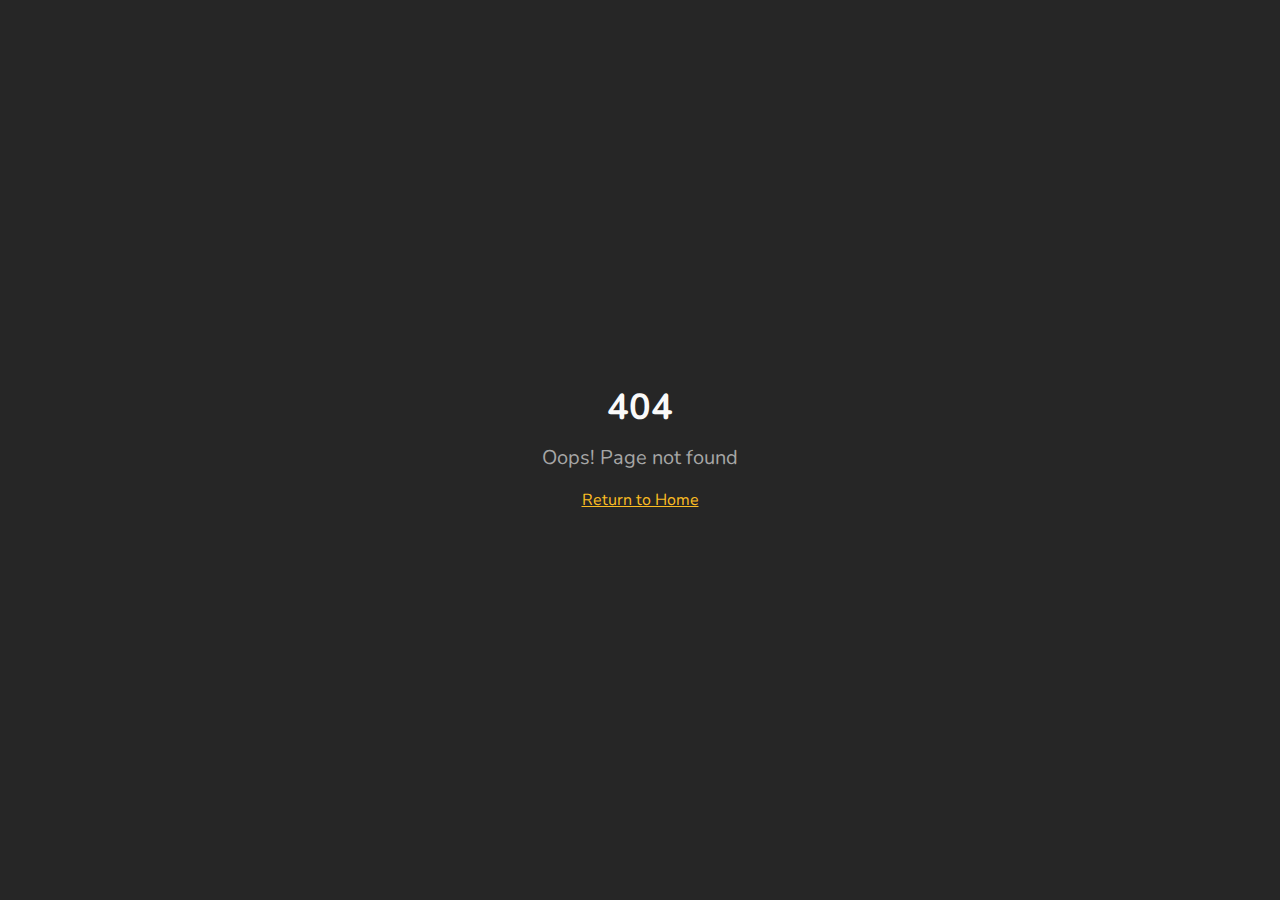
<file: index.html>
<!doctype html>
<html lang="en">
  <head>
    <meta charset="UTF-8" />
    <meta name="viewport" content="width=device-width, initial-scale=1.0" />
    <title>Voriel - Local Home Services</title>
    <meta name="description" content="Connect with local providers for home projects in your area" />
    <meta name="author" content="Voriel" />

    <meta property="og:title" content="Voriel - Local Home Services" />
    <meta property="og:description" content="Connect with local providers for home projects in your area" />
    <meta property="og:type" content="website" />

    <meta name="twitter:card" content="summary_large_image" />
    
    <!-- Nunito Font -->
    <link rel="preconnect" href="https://fonts.googleapis.com">
    <link rel="preconnect" href="https://fonts.gstatic.com" crossorigin>
    <link href="https://fonts.googleapis.com/css2?family=Nunito:wght@300;400;600;700;800&display=swap" rel="stylesheet">
    <script type="module" crossorigin src="/assets/index-DFtc2Rlh.js"></script>
    <link rel="stylesheet" crossorigin href="/assets/index-fiKAF9s8.css">
  </head>

  <body>
    <div id="root"></div>
  </body>
</html>
</file>
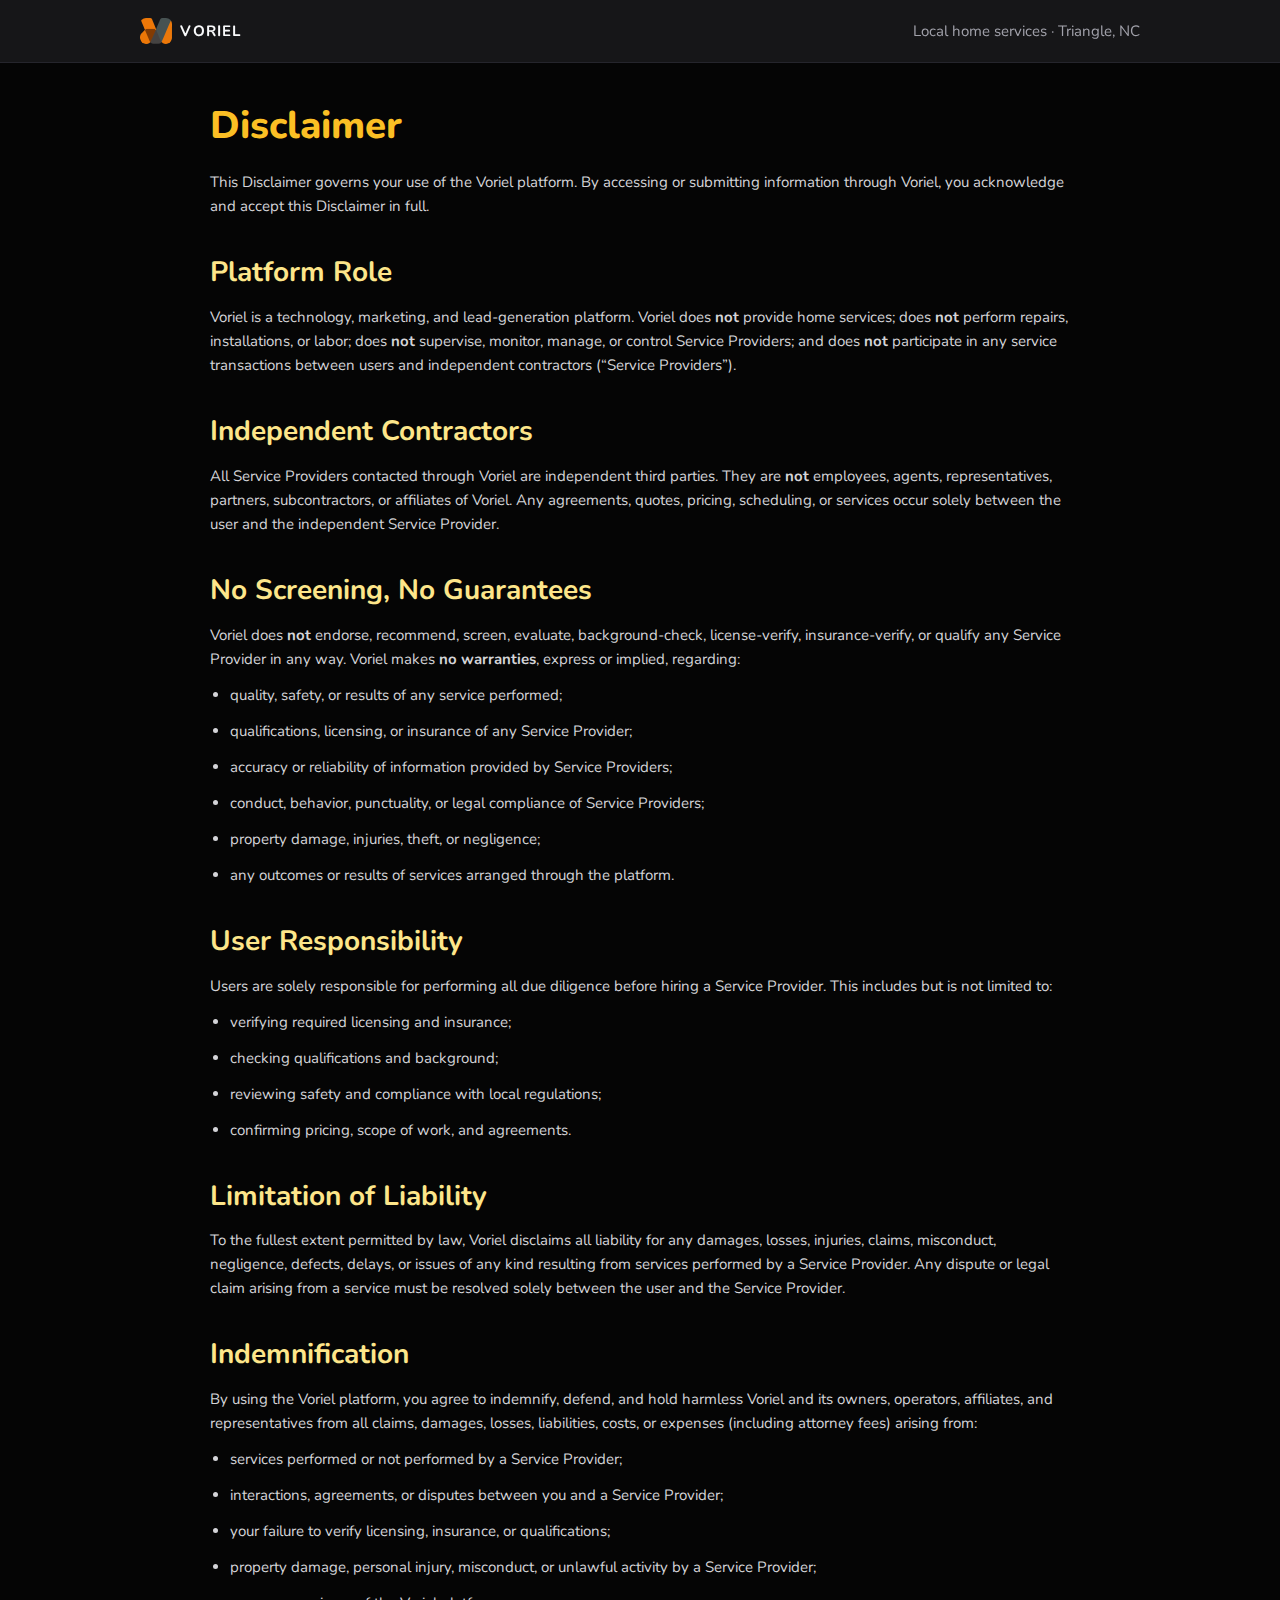
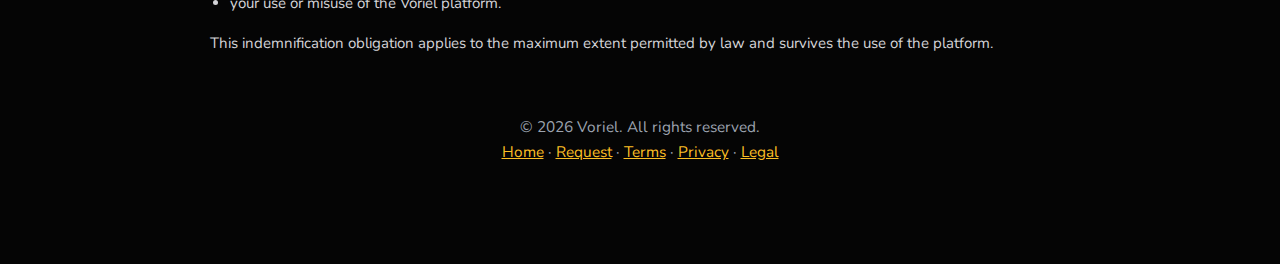
<file: disclaimer/index.html>
<!DOCTYPE html>
<html lang="en">

<head>
    <meta charset="UTF-8" />
    <title>Voriel – Disclaimer</title>
    <meta name="description"
        content="Review the Voriel service disclaimer outlining the limitations, responsibilities, and important information regarding home service assistance.">
    <meta name="viewport" content="width=device-width, initial-scale=1" />

    <link href="https://fonts.googleapis.com/css2?family=Nunito:wght@300;400;600;700;800&display=swap" rel="stylesheet">

    <style>
        * {
            box-sizing: border-box;
            margin: 0;
            padding: 0;
        }

        body {
            padding: 0 0 40px;
            font-family: "Nunito", sans-serif;
            background: #050505;
            color: #f9fafb;
            line-height: 1.6;
            font-size: clamp(15px, 1.15vw, 19px);
        }

        header {
            padding: 18px 24px;
            display: flex;
            justify-content: center;
            border-bottom: 1px solid rgba(39, 39, 47, 0.9);
            backdrop-filter: blur(10px);
            background: rgba(24, 24, 27, 0.9);
            position: sticky;
            top: 0;
            z-index: 10;
        }

        .header-inner {
            width: 100%;
            max-width: 1000px;
            display: flex;
            align-items: center;
            justify-content: space-between;
            gap: 12px;
        }

        .brand {
            display: flex;
            align-items: center;
            gap: 8px;
            text-decoration: none;
            color: inherit;
            cursor: pointer;
        }

        .brand-logo {
            height: 26px;
            width: auto;
            display: block;
            border-radius: 6px;
        }

        .brand-name {
            font-weight: 700;
            letter-spacing: 0.08em;
            text-transform: uppercase;
        }

        .header-tagline {
            color: #a1a1aa;
            white-space: nowrap;
        }

        .page-wrapper {
            max-width: 900px;
            margin: 32px auto;
            padding: 0 20px;
        }

        @media (max-width: 820px) {
            .header-tagline {
                display: none;
            }
        }

        h1 {
            font-size: clamp(28px, 3vw, 42px);
            margin-bottom: 14px;
            color: #fbbf24;
            font-weight: 800;
        }

        h2 {
            margin-top: 32px;
            margin-bottom: 10px;
            font-size: clamp(20px, 2.2vw, 28px);
            font-weight: 700;
            color: #fde68a;
        }

        p,
        li {
            color: #d4d4d8;
            margin-bottom: 12px;
        }

        ul {
            padding-left: 20px;
            margin-bottom: 16px;
        }

        a {
            color: #fbbf24;
            text-decoration: underline;
        }

        footer {
            text-align: center;
            color: #9ca3af;
            padding: 20px;
            margin-top: 40px;
            margin-bottom: 40px;
            font-size: clamp(15px, 1.2vw, 19px);
        }

        footer a {
            color: #fbbf24;
            text-decoration: underline;
        }

        @media (max-width: 600px) {
            body {
                padding-bottom: 40px;
            }

            footer {
                margin-bottom: 90px;
            }
        }
    </style>
</head>

<body>

    <header>
        <div class="header-inner">
            <a href="/" class="brand">
                <img src="logo-voriel.png" alt="Voriel logo" class="brand-logo" />
                <div class="brand-name">VORIEL</div>
            </a>

            <div class="header-tagline">
                Local home services · Triangle, NC
            </div>
        </div>
    </header>
    <div class="page-wrapper">
        <h1>Disclaimer</h1>

        <p>
            This Disclaimer governs your use of the Voriel platform. By accessing or submitting information through
            Voriel,
            you
            acknowledge and accept this Disclaimer in full.
        </p>

        <h2>Platform Role</h2>
        <p>
            Voriel is a technology, marketing, and lead-generation platform. Voriel does <strong>not</strong> provide
            home
            services; does <strong>not</strong> perform repairs, installations, or labor; does <strong>not</strong>
            supervise,
            monitor, manage, or control Service Providers; and does <strong>not</strong> participate in any service
            transactions
            between users and independent contractors (“Service Providers”).
        </p>

        <h2>Independent Contractors</h2>
        <p>
            All Service Providers contacted through Voriel are independent third parties.
            They are <strong>not</strong> employees, agents, representatives, partners, subcontractors, or affiliates of
            Voriel.
            Any agreements, quotes, pricing, scheduling, or services occur solely between the user and the independent
            Service
            Provider.
        </p>

        <h2>No Screening, No Guarantees</h2>
        <p>
            Voriel does <strong>not</strong> endorse, recommend, screen, evaluate, background-check, license-verify,
            insurance-verify, or qualify any Service Provider in any way. Voriel makes <strong>no warranties</strong>,
            express
            or implied, regarding:
        </p>

        <ul>
            <li>quality, safety, or results of any service performed;</li>
            <li>qualifications, licensing, or insurance of any Service Provider;</li>
            <li>accuracy or reliability of information provided by Service Providers;</li>
            <li>conduct, behavior, punctuality, or legal compliance of Service Providers;</li>
            <li>property damage, injuries, theft, or negligence;</li>
            <li>any outcomes or results of services arranged through the platform.</li>
        </ul>

        <h2>User Responsibility</h2>
        <p>
            Users are solely responsible for performing all due diligence before hiring a Service Provider. This
            includes
            but is
            not limited to:
        </p>

        <ul>
            <li>verifying required licensing and insurance;</li>
            <li>checking qualifications and background;</li>
            <li>reviewing safety and compliance with local regulations;</li>
            <li>confirming pricing, scope of work, and agreements.</li>
        </ul>

        <h2>Limitation of Liability</h2>
        <p>
            To the fullest extent permitted by law, Voriel disclaims all liability for any damages, losses, injuries,
            claims,
            misconduct, negligence, defects, delays, or issues of any kind resulting from services performed by a
            Service
            Provider. Any dispute or legal claim arising from a service must be resolved solely between the user and the
            Service
            Provider.
        </p>

        <h2>Indemnification</h2>
        <p>
            By using the Voriel platform, you agree to indemnify, defend, and hold harmless Voriel and its owners,
            operators,
            affiliates, and representatives from all claims, damages, losses, liabilities, costs, or expenses (including
            attorney fees) arising from:
        </p>

        <ul>
            <li>services performed or not performed by a Service Provider;</li>
            <li>interactions, agreements, or disputes between you and a Service Provider;</li>
            <li>your failure to verify licensing, insurance, or qualifications;</li>
            <li>property damage, personal injury, misconduct, or unlawful activity by a Service Provider;</li>
            <li>your use or misuse of the Voriel platform.</li>
        </ul>

        <p>
            This indemnification obligation applies to the maximum extent permitted by law and survives the use of the
            platform.
        </p>

        <footer>
            © <span id="year"></span> Voriel. All rights reserved.
            <br />
            <a href="/">Home</a> ·
            <a href="/request">Request</a> ·
            <a href="/terms">Terms</a> ·
            <a href="/privacy">Privacy</a> ·
            <a href="/legal">Legal</a>
        </footer>
    </div>
    <script>
        document.getElementById('year').textContent = new Date().getFullYear();
    </script>

</body>

</html>
</file>
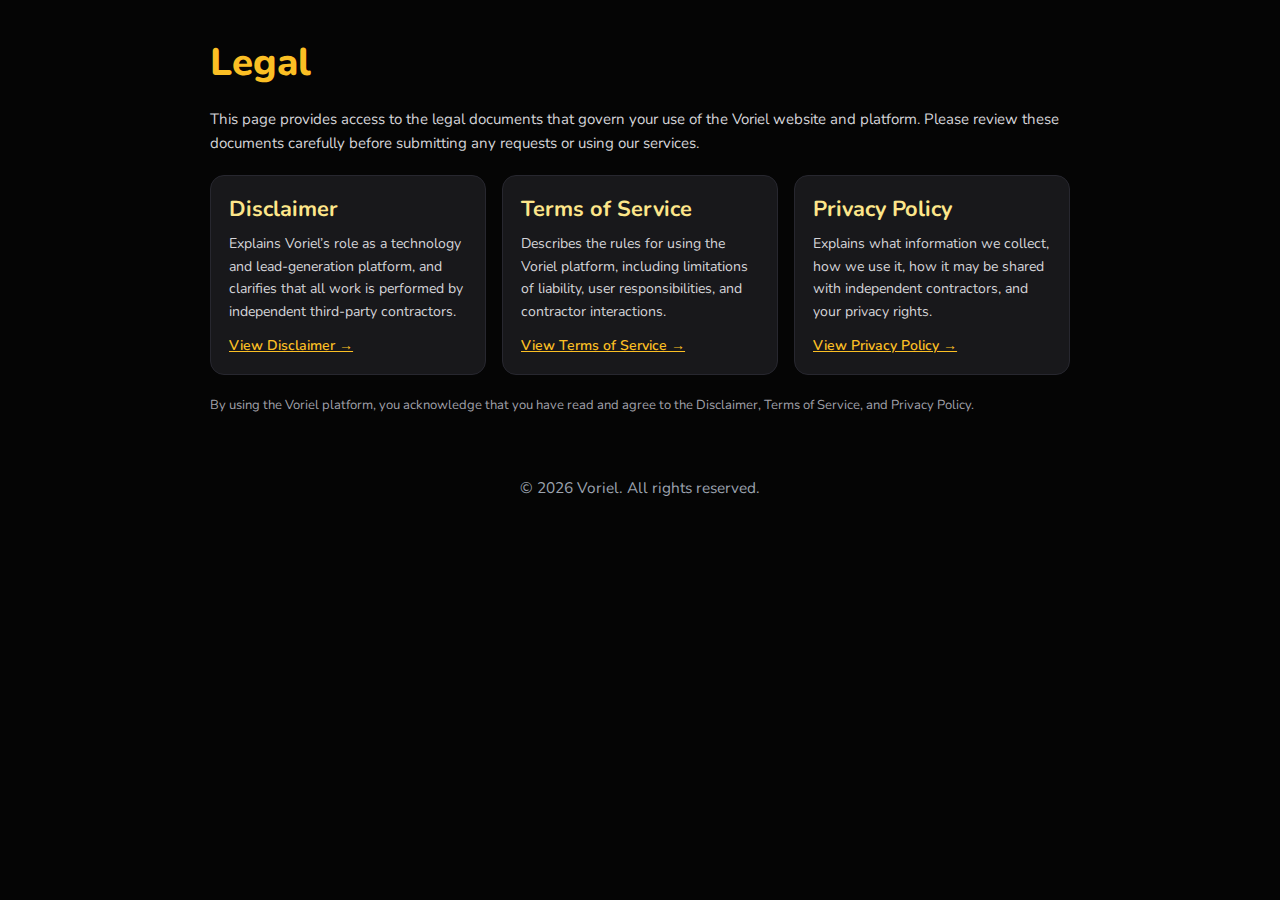
<file: legal/index.html>
<!DOCTYPE html>
<html lang="en">

<head>
    <meta charset="UTF-8" />
    <title>Voriel – Legal</title>
    <meta name="viewport" content="width=device-width, initial-scale=1" />

    <link href="https://fonts.googleapis.com/css2?family=Nunito:wght@300;400;600;700;800&display=swap" rel="stylesheet">

    <style>
        * {
            margin: 0;
            padding: 0;
            box-sizing: border-box;
        }

        body {
            font-family: "Nunito", sans-serif;
            background: #050505;
            color: #f9fafb;
            line-height: 1.6;
            padding: 32px 20px 40px;
            max-width: 900px;
            margin: auto;
            font-size: clamp(15px, 1.15vw, 19px);
        }

        h1 {
            font-size: clamp(28px, 3vw, 42px);
            margin-bottom: 14px;
            color: #fbbf24;
            font-weight: 800;
        }

        p {
            margin-bottom: 16px;
            color: #d4d4d8;
        }

        .cards {
            display: grid;
            grid-template-columns: repeat(auto-fit, minmax(230px, 1fr));
            gap: 16px;
            margin-top: 20px;
        }

        .card {
            border-radius: 14px;
            border: 1px solid #27272f;
            background: #18181b;
            padding: 16px 18px;
        }

        .card-title {
            font-weight: 700;
            margin-bottom: 6px;
            font-size: clamp(18px, 1.7vw, 22px);
            color: #fde68a;
        }

        .card-desc {
            font-size: clamp(14px, 1.1vw, 18px);
            color: #d4d4d8;
            margin-bottom: 10px;
        }

        .card a {
            color: #fbbf24;
            text-decoration: underline;
            font-weight: 600;
            font-size: clamp(14px, 1.1vw, 18px);
        }

        .note {
            margin-top: 20px;
            font-size: clamp(13px, 1vw, 17px);
            color: #a1a1aa;
        }

        a {
            color: #fbbf24;
            text-decoration: underline;
        }

        footer {
            text-align: center;
            color: #9ca3af;
            padding: 20px;
            margin-top: 40px;
            margin-bottom: 40px;
            font-size: clamp(15px, 1.2vw, 19px);
        }

        footer a {
            color: #fbbf24;
            text-decoration: underline;
        }

        @media (max-width: 600px) {
            body {
                padding-bottom: 40px;
            }

            footer {
                margin-bottom: 90px;
            }
        }
    </style>
</head>

<body>

    <h1>Legal</h1>

    <p>
        This page provides access to the legal documents that govern your use of the Voriel website and platform.
        Please review these documents carefully before submitting any requests or using our services.
    </p>

    <div class="cards">
        <div class="card">
            <div class="card-title">Disclaimer</div>
            <p class="card-desc">
                Explains Voriel’s role as a technology and lead-generation platform, and clarifies that all work is
                performed
                by independent third-party contractors.
            </p>
            <a href="/disclaimer">View Disclaimer →</a>
        </div>

        <div class="card">
            <div class="card-title">Terms of Service</div>
            <p class="card-desc">
                Describes the rules for using the Voriel platform, including limitations of liability, user
                responsibilities,
                and contractor interactions.
            </p>
            <a href="/terms">View Terms of Service →</a>
        </div>

        <div class="card">
            <div class="card-title">Privacy Policy</div>
            <p class="card-desc">
                Explains what information we collect, how we use it, how it may be shared with independent contractors,
                and
                your privacy rights.
            </p>
            <a href="/privacy">View Privacy Policy →</a>
        </div>
    </div>

    <p class="note">
        By using the Voriel platform, you acknowledge that you have read and agree to the Disclaimer, Terms of Service,
        and Privacy Policy.
    </p>

    <footer>
        © <span id="year"></span> Voriel. All rights reserved.
    </footer>

    <script>
        document.getElementById('year').textContent = new Date().getFullYear();
    </script>

</body>

</html>
</file>
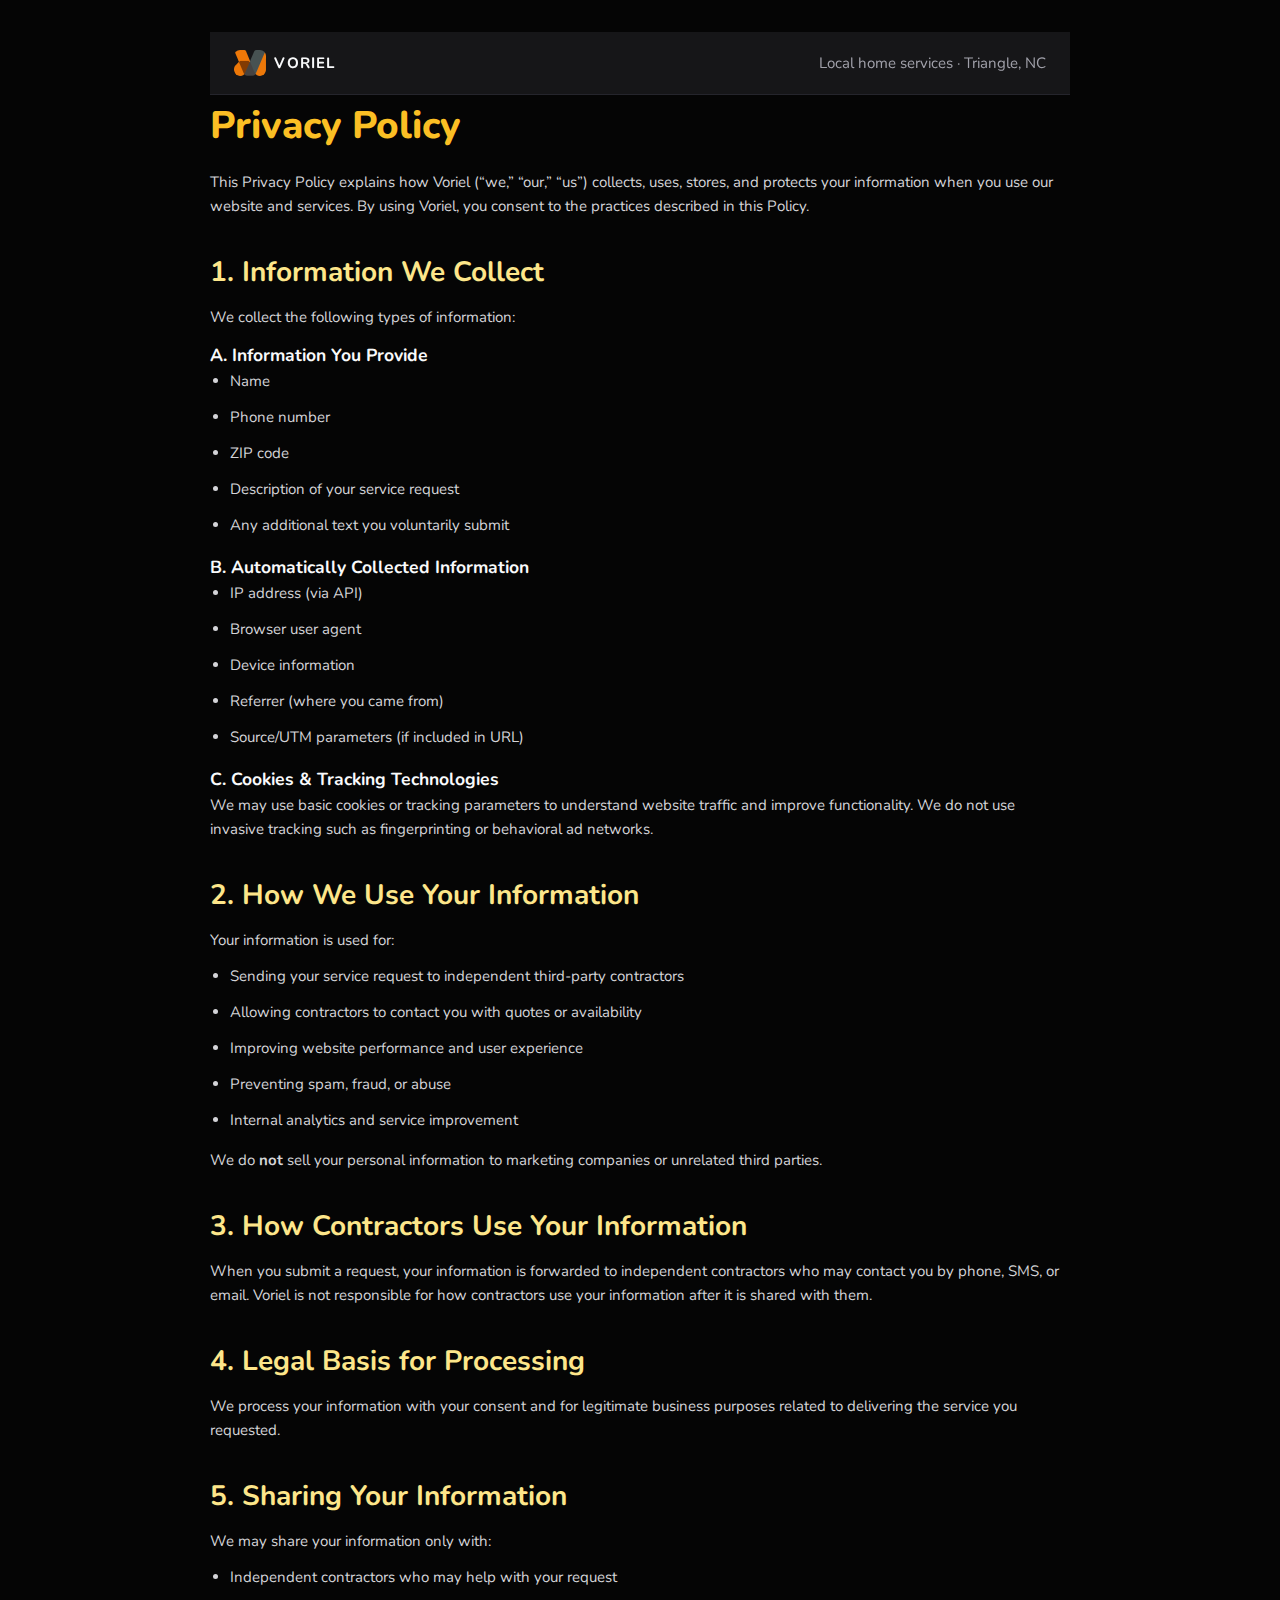
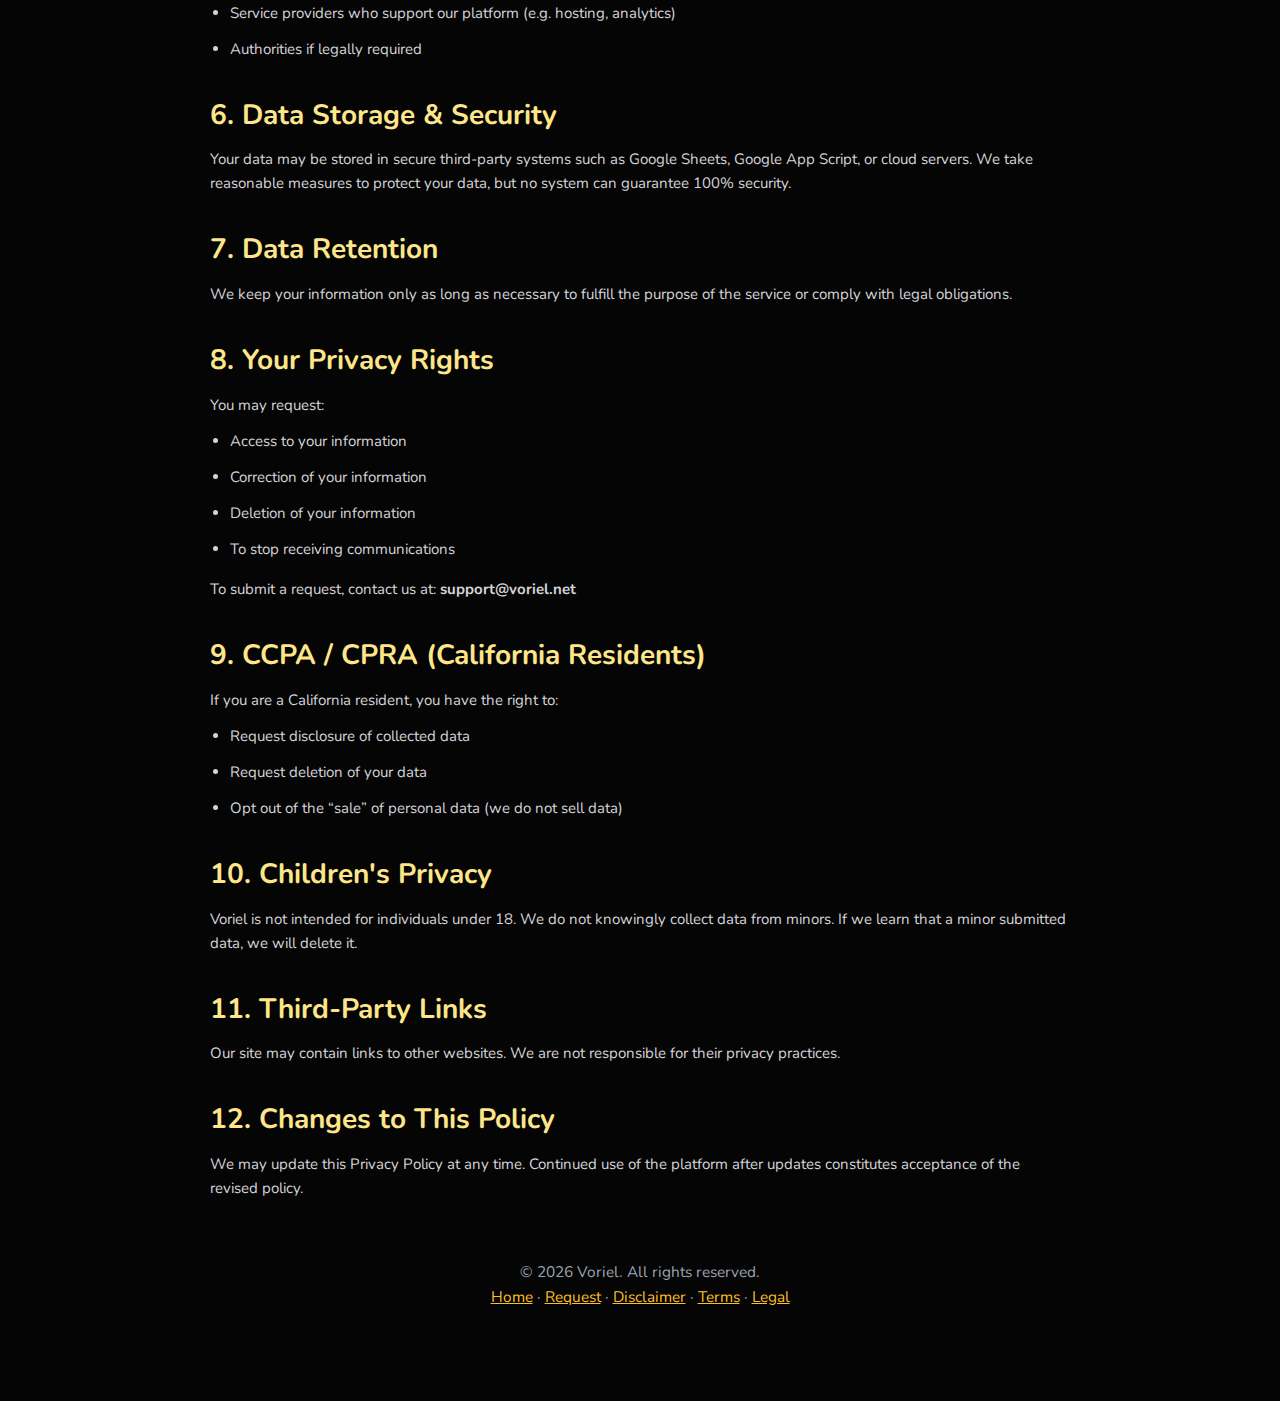
<file: privacy/index.html>
<!DOCTYPE html>
<html lang="en">

<head>
    <meta charset="UTF-8" />
    <title>Voriel – Privacy Policy</title>
    <meta name="description"
        content="Learn how Voriel collects, uses, and protects your personal information. Read our full Privacy Policy for home service users.">
    <meta name="viewport" content="width=device-width, initial-scale=1" />

    <link href="https://fonts.googleapis.com/css2?family=Nunito:wght@300;400;600;700;800&display=swap" rel="stylesheet">

    <style>
        * {
            margin: 0;
            padding: 0;
            box-sizing: border-box;
        }

        body {
            font-family: "Nunito", sans-serif;
            background: #050505;
            color: #f9fafb;
            line-height: 1.6;
            padding: 32px 20px;
            max-width: 900px;
            margin: auto;
            font-size: clamp(15px, 1.15vw, 19px);
        }

        header {
            padding: 18px 24px;
            display: flex;
            justify-content: center;
            border-bottom: 1px solid rgba(39, 39, 47, 0.9);
            backdrop-filter: blur(10px);
            background: rgba(24, 24, 27, 0.9);
            position: sticky;
            top: 0;
            z-index: 10;
        }

        .header-inner {
            width: 100%;
            max-width: 1000px;
            display: flex;
            align-items: center;
            justify-content: space-between;
            gap: 12px;
        }

        .brand {
            display: flex;
            align-items: center;
            gap: 8px;
            text-decoration: none;
            color: inherit;
            cursor: pointer;
        }

        .brand-logo {
            height: 26px;
            width: auto;
            display: block;
            border-radius: 6px;
        }

        .brand-name {
            font-weight: 700;
            letter-spacing: 0.08em;
            text-transform: uppercase;
        }

        .header-tagline {
            color: #a1a1aa;
            white-space: nowrap;
        }

        @media (max-width: 820px) {
            .header-tagline {
                display: none;
            }
        }

        h1 {
            font-size: clamp(28px, 3vw, 42px);
            margin-bottom: 14px;
            color: #fbbf24;
            font-weight: 800;
        }

        h2 {
            margin-top: 32px;
            margin-bottom: 10px;
            font-size: clamp(20px, 2.2vw, 28px);
            font-weight: 700;
            color: #fde68a;
        }

        p,
        li {
            margin-bottom: 12px;
            color: #d4d4d8;
        }

        ul {
            padding-left: 20px;
            margin-bottom: 16px;
        }

        a {
            color: #fbbf24;
            text-decoration: underline;
        }

        footer {
            text-align: center;
            color: #9ca3af;
            padding: 20px;
            margin-top: 40px;
            margin-bottom: 40px;
            font-size: clamp(15px, 1.2vw, 19px);
        }

        footer a {
            color: #fbbf24;
            text-decoration: underline;
        }

        @media (max-width: 600px) {
            body {
                padding-bottom: 40px;
            }

            footer {
                margin-bottom: 90px;
            }
        }
    </style>
</head>

<body>

    <header>
        <div class="header-inner">
            <a href="/" class="brand">
                <img src="logo-voriel.png" alt="Voriel logo" class="brand-logo" />
                <div class="brand-name">VORIEL</div>
            </a>

            <div class="header-tagline">
                Local home services · Triangle, NC
            </div>
        </div>
    </header>

    <h1>Privacy Policy</h1>

    <p>
        This Privacy Policy explains how Voriel (“we,” “our,” “us”) collects, uses, stores, and protects your
        information
        when you use our website and services. By using Voriel, you consent to the practices described in this Policy.
    </p>

    <h2>1. Information We Collect</h2>
    <p>We collect the following types of information:</p>

    <h3>A. Information You Provide</h3>
    <ul>
        <li>Name</li>
        <li>Phone number</li>
        <li>ZIP code</li>
        <li>Description of your service request</li>
        <li>Any additional text you voluntarily submit</li>
    </ul>

    <h3>B. Automatically Collected Information</h3>
    <ul>
        <li>IP address (via API)</li>
        <li>Browser user agent</li>
        <li>Device information</li>
        <li>Referrer (where you came from)</li>
        <li>Source/UTM parameters (if included in URL)</li>
    </ul>

    <h3>C. Cookies & Tracking Technologies</h3>
    <p>
        We may use basic cookies or tracking parameters to understand website traffic and improve functionality. We do
        not
        use invasive tracking such as fingerprinting or behavioral ad networks.
    </p>

    <h2>2. How We Use Your Information</h2>
    <p>Your information is used for:</p>

    <ul>
        <li>Sending your service request to independent third-party contractors</li>
        <li>Allowing contractors to contact you with quotes or availability</li>
        <li>Improving website performance and user experience</li>
        <li>Preventing spam, fraud, or abuse</li>
        <li>Internal analytics and service improvement</li>
    </ul>

    <p>
        We do <strong>not</strong> sell your personal information to marketing companies or unrelated third parties.
    </p>

    <h2>3. How Contractors Use Your Information</h2>
    <p>
        When you submit a request, your information is forwarded to independent contractors who may contact you by
        phone,
        SMS, or email. Voriel is not responsible for how contractors use your information after it is shared with them.
    </p>

    <h2>4. Legal Basis for Processing</h2>
    <p>
        We process your information with your consent and for legitimate business purposes related to delivering the
        service
        you requested.
    </p>

    <h2>5. Sharing Your Information</h2>
    <p>
        We may share your information only with:
    </p>

    <ul>
        <li>Independent contractors who may help with your request</li>
        <li>Service providers who support our platform (e.g. hosting, analytics)</li>
        <li>Authorities if legally required</li>
    </ul>

    <h2>6. Data Storage & Security</h2>
    <p>
        Your data may be stored in secure third-party systems such as Google Sheets, Google App Script, or cloud
        servers.
        We take reasonable measures to protect your data, but no system can guarantee 100% security.
    </p>

    <h2>7. Data Retention</h2>
    <p>
        We keep your information only as long as necessary to fulfill the purpose of the service or comply with legal
        obligations.
    </p>

    <h2>8. Your Privacy Rights</h2>
    <p>You may request:</p>

    <ul>
        <li>Access to your information</li>
        <li>Correction of your information</li>
        <li>Deletion of your information</li>
        <li>To stop receiving communications</li>
    </ul>

    <p>To submit a request, contact us at: <strong>support@voriel.net</strong></p>

    <h2>9. CCPA / CPRA (California Residents)</h2>
    <p>If you are a California resident, you have the right to:</p>

    <ul>
        <li>Request disclosure of collected data</li>
        <li>Request deletion of your data</li>
        <li>Opt out of the “sale” of personal data (we do not sell data)</li>
    </ul>

    <h2>10. Children's Privacy</h2>
    <p>
        Voriel is not intended for individuals under 18. We do not knowingly collect data from minors. If we learn that
        a
        minor submitted data, we will delete it.
    </p>

    <h2>11. Third-Party Links</h2>
    <p>
        Our site may contain links to other websites. We are not responsible for their privacy practices.
    </p>

    <h2>12. Changes to This Policy</h2>
    <p>
        We may update this Privacy Policy at any time. Continued use of the platform after updates constitutes
        acceptance of
        the revised policy.
    </p>

    <footer>
        © <span id="year"></span> Voriel. All rights reserved.
        <br />
        <a href="/">Home</a> ·
        <a href="/request">Request</a> ·
        <a href="/disclaimer">Disclaimer</a> ·
        <a href="/terms">Terms</a> ·
        <a href="/legal">Legal</a>
    </footer>

    <script>
        document.getElementById('year').textContent = new Date().getFullYear();
    </script>

</body>

</html>
</file>
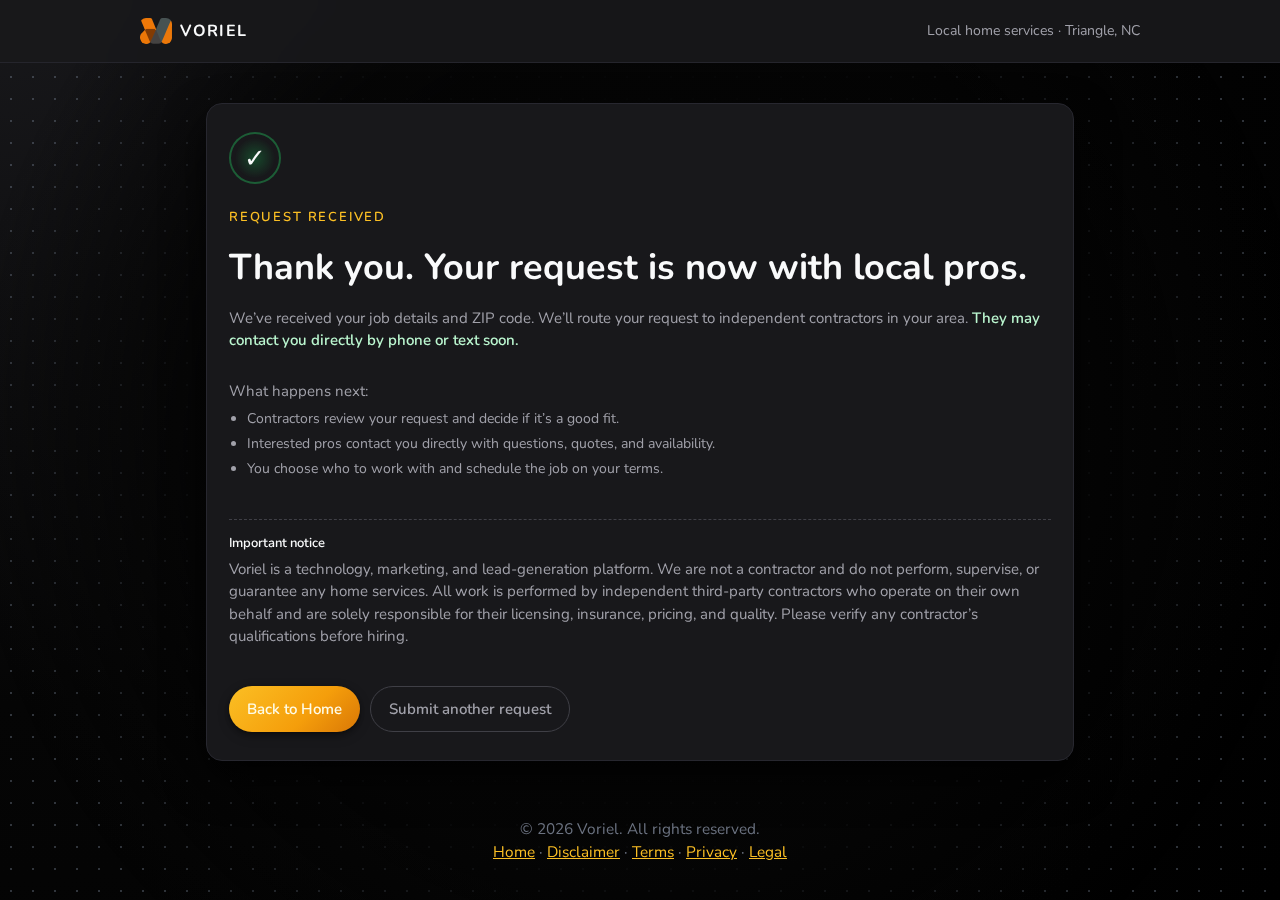
<file: request-confirmed/index.html>
<!DOCTYPE html>
<html lang="en">

<head>
  <meta charset="UTF-8" />
  <title>Voriel – Request received</title>
  <meta name="description"
    content="Your home service request was received by Voriel. Local independent contractors may contact you shortly by phone or text." />
  <meta name="viewport" content="width=device-width, initial-scale=1" />

  <link href="https://fonts.googleapis.com/css2?family=Nunito:wght@300;400;600;700;800&display=swap" rel="stylesheet" />

  <style>
    * {
      box-sizing: border-box;
      margin: 0;
      padding: 0;
    }

    :root {
      --bg: #050505;
      --card-bg: #18181b;
      --text-main: #f9fafb;
      --text-muted: #a1a1aa;
      --border: #27272f;
      --accent: #fbbf24;
      --accent-dark: #f59e0b;
      --shadow-soft: 0 18px 40px rgba(0, 0, 0, 0.7);
      --radius-lg: 16px;
      --radius-full: 999px;

      --background: #000000;
      --focus-x: 50%;
      --focus-y: 40%;
    }

    body {
      font-family: "Nunito", system-ui, -apple-system, BlinkMacSystemFont, "Segoe UI", sans-serif;
      background: radial-gradient(circle at top left, #18181b 0, #050505 45%, #000000 100%);
      color: var(--text-main);
      line-height: 1.5;
      min-height: 100vh;
      font-size: clamp(16px, 1.1vw, 20px);
    }

    header {
      padding: 18px 24px;
      display: flex;
      justify-content: center;
      border-bottom: 1px solid rgba(39, 39, 47, 0.9);
      backdrop-filter: blur(10px);
      background: rgba(24, 24, 27, 0.9);
      position: sticky;
      top: 0;
      z-index: 10;
    }

    .header-inner {
      width: 100%;
      max-width: 1000px;
      display: flex;
      align-items: center;
      justify-content: space-between;
      gap: 12px;
    }

    .brand {
      display: flex;
      align-items: center;
      gap: 8px;
      text-decoration: none;
      color: inherit;
      cursor: pointer;
    }

    .brand-logo {
      height: 26px;
      width: auto;
      display: block;
      border-radius: 6px;
    }

    .brand-name {
      font-weight: 700;
      letter-spacing: 0.08em;
      text-transform: uppercase;
    }

    .header-tagline {
      color: var(--text-muted);
      white-space: nowrap;
      font-size: clamp(14px, 1.1vw, 18px);
    }

    main {
      max-width: 900px;
      margin: 40px auto 40px;
      padding: 0 16px;
    }

    .card {
      background: var(--card-bg);
      border-radius: var(--radius-lg);
      padding: 28px 22px;
      box-shadow: var(--shadow-soft);
      border: 1px solid var(--border);
    }

    .hero {
      display: flex;
      flex-direction: column;
      gap: 18px;
      align-items: flex-start;
    }

    .eyebrow {
      text-transform: uppercase;
      letter-spacing: 0.14em;
      color: var(--accent);
      font-weight: 600;
      font-size: clamp(13px, 1vw, 16px);
    }

    h1 {
      font-size: clamp(26px, 3vw, 36px);
      line-height: 1.2;
    }

    p {
      color: var(--text-muted);
      font-size: clamp(15px, 1.1vw, 18px);
    }

    .highlight {
      color: #bbf7d0;
      font-weight: 600;
    }

    .check-icon {
      width: 52px;
      height: 52px;
      border-radius: 50%;
      border: 2px solid rgba(34, 197, 94, 0.4);
      display: inline-flex;
      align-items: center;
      justify-content: center;
      margin-bottom: 6px;
      background: radial-gradient(circle, rgba(22, 163, 74, 0.35), transparent 60%);
    }

    .check-icon span {
      font-size: 26px;
    }

    .details {
      margin-top: 10px;
    }

    .details ul {
      margin-top: 6px;
      margin-left: 18px;
      color: var(--text-muted);
      font-size: clamp(14px, 1.05vw, 17px);
    }

    .details li {
      margin-bottom: 4px;
    }

    .notice {
      margin-top: 18px;
      padding-top: 14px;
      border-top: 1px dashed #3f3f46;
      font-size: clamp(13px, 1vw, 16px);
    }

    .notice-title {
      font-weight: 600;
      margin-bottom: 4px;
    }

    .button-row {
      margin-top: 20px;
      display: flex;
      flex-wrap: wrap;
      gap: 10px;
    }

    .button-primary,
    .button-secondary {
      border-radius: var(--radius-full);
      padding: 11px 18px;
      font-weight: 600;
      font-size: clamp(15px, 1.1vw, 18px);
      cursor: pointer;
      border: none;
      text-decoration: none;
      display: inline-flex;
      align-items: center;
      justify-content: center;
      gap: 6px;
      white-space: nowrap;
    }

    .button-primary {
      background: linear-gradient(135deg, #fbbf24 0%, #f59e0b 60%, #d97706 100%);
      color: #fefce8;
      box-shadow:
        0 4px 12px rgba(0, 0, 0, 0.25),
        0 2px 4px rgba(0, 0, 0, 0.35);
      transition: transform 0.12s ease-out, box-shadow 0.12s ease-out, opacity 0.12s ease-out;
    }

    .button-primary:hover {
      transform: translateY(-1px);
      box-shadow:
        0 6px 18px rgba(0, 0, 0, 0.35),
        0 3px 6px rgba(0, 0, 0, 0.4);
    }

    .button-secondary {
      background: transparent;
      color: var(--text-muted);
      border: 1px solid #3f3f46;
    }

    .button-secondary:hover {
      border-color: var(--accent);
      color: var(--text-main);
    }

    footer {
      text-align: center;
      color: #6b7280;
      padding: 16px;
      margin-top: 24px;
      margin-bottom: 40px;
      font-size: clamp(15px, 1.2vw, 19px);
    }

    footer a {
      color: var(--accent);
      text-decoration: underline;
    }

    .bg-dots {
      position: fixed;
      inset: 0;
      z-index: -2;
      pointer-events: none;
      background-image: radial-gradient(rgba(148, 163, 184, 0.7) 1px, transparent 1px);
      background-size: 22px 22px;
      opacity: 0.45;
    }

    .bg-fade-overlay {
      position: fixed;
      inset: 0;
      z-index: -1;
      pointer-events: none;
      background:
        radial-gradient(circle at var(--focus-x) var(--focus-y),
          #050505 0%,
          #050505 35%,
          rgba(5, 5, 5, 0.9) 55%,
          rgba(5, 5, 5, 0.0) 85%);
    }

    @media (max-width: 600px) {
      body {
        font-size: 18px;
        padding-bottom: 80px;
      }

      .header-tagline {
        font-size: 14px;
      }

      .card {
        padding: 22px 18px;
      }

      h1 {
        font-size: 26px;
      }
    }
  </style>
</head>

<body>
  <div class="bg-dots"></div>
  <div class="bg-fade-overlay"></div>

  <header>
    <div class="header-inner">
      <a href="/" class="brand">
        <img src="logo-voriel.png" alt="Voriel logo" class="brand-logo" />
        <div class="brand-name">VORIEL</div>
      </a>
      <div class="header-tagline">
        Local home services · Triangle, NC
      </div>
    </div>
  </header>

  <main id="focus-area">
    <div class="card hero">
      <div class="check-icon">
        <span>✓</span>
      </div>

      <div class="eyebrow">Request received</div>
      <h1>Thank you. Your request is now with local pros.</h1>

      <p>
        We’ve received your job details and ZIP code. We’ll route your request to independent contractors in your area.
        <span class="highlight">They may contact you directly by phone or text soon.</span>
      </p>

      <div class="details">
        <p>What happens next:</p>
        <ul>
          <li>Contractors review your request and decide if it’s a good fit.</li>
          <li>Interested pros contact you directly with questions, quotes, and availability.</li>
          <li>You choose who to work with and schedule the job on your terms.</li>
        </ul>
      </div>

      <div class="notice">
        <div class="notice-title">Important notice</div>
        <p>
          Voriel is a technology, marketing, and lead-generation platform. We are not a contractor and do not perform,
          supervise, or guarantee any home services. All work is performed by independent third-party contractors who operate
          on their own behalf and are solely responsible for their licensing, insurance, pricing, and quality. Please verify
          any contractor’s qualifications before hiring.
        </p>
      </div>

      <div class="button-row">
        <a href="/" class="button-primary">Back to Home</a>
        <a href="/request/" class="button-secondary">Submit another request</a>
      </div>
    </div>
  </main>

  <footer>
    © <span id="year"></span> Voriel. All rights reserved.
    <br />
    <a href="/">Home</a> ·
    <a href="/disclaimer/">Disclaimer</a> ·
    <a href="/terms/">Terms</a> ·
    <a href="/privacy/">Privacy</a> ·
    <a href="/legal/">Legal</a>
  </footer>

  <script>
    // год в футере
    document.getElementById('year').textContent = new Date().getFullYear();

    // центрируем "ореол" вокруг карточки
    function updateFocusPosition() {
      const el = document.getElementById('focus-area');
      if (!el) return;

      const rect = el.getBoundingClientRect();
      const centerX = (rect.left + rect.width / 2) / window.innerWidth * 100;
      const centerY = (rect.top + rect.height / 2) / window.innerHeight * 100;

      document.documentElement.style.setProperty('--focus-x', centerX + '%');
      document.documentElement.style.setProperty('--focus-y', centerY + '%');
    }

    window.addEventListener('load', updateFocusPosition);
    window.addEventListener('resize', updateFocusPosition);
  </script>
</body>

</html>
</file>
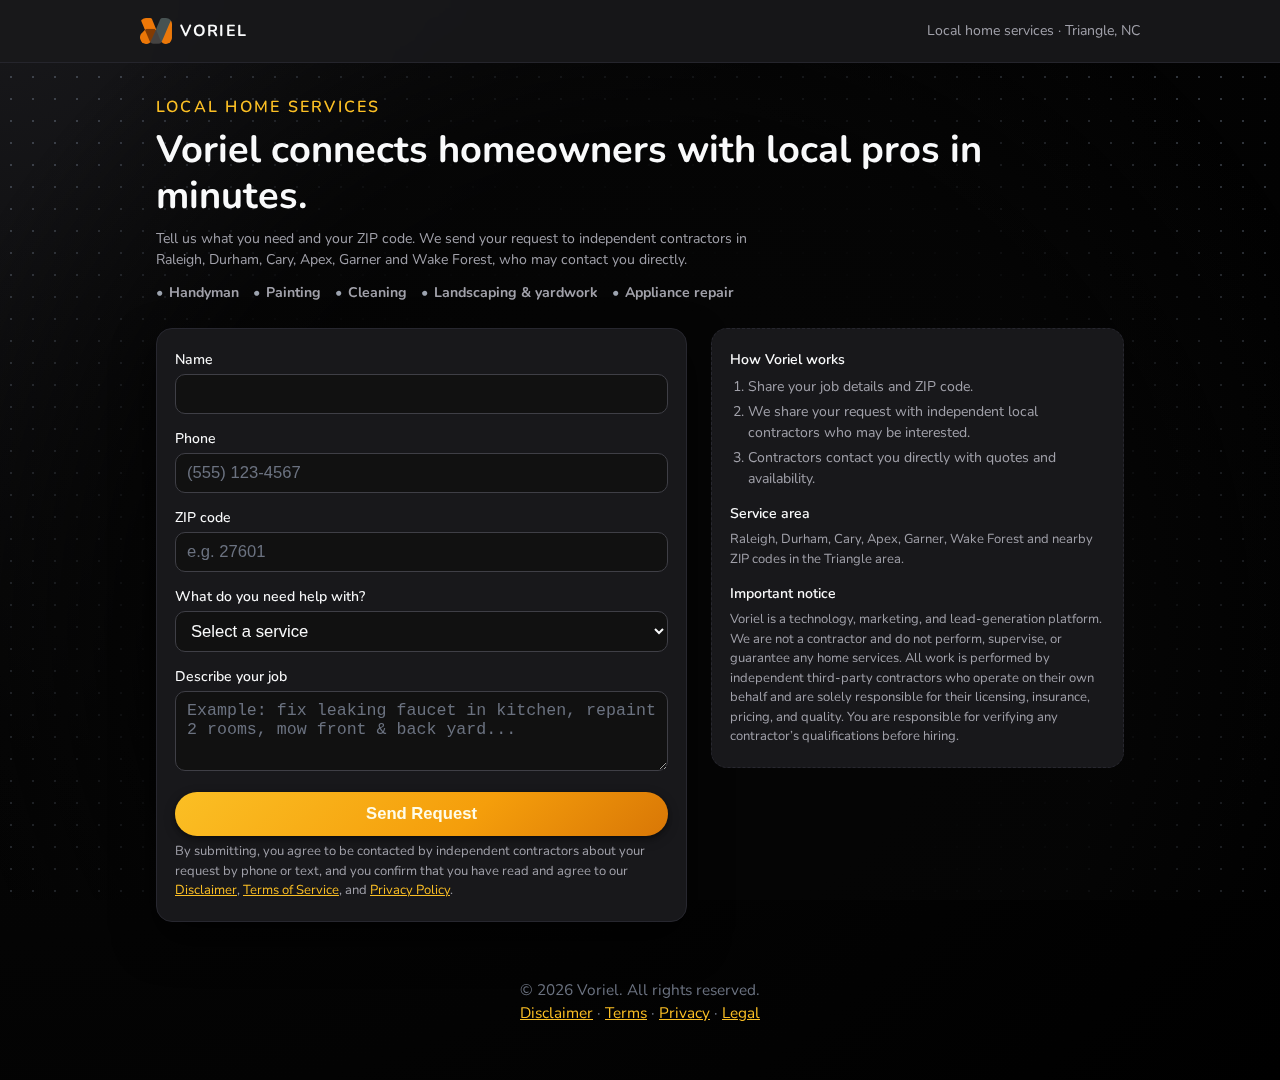
<file: request/index.html>
<!DOCTYPE html>
<html lang="en">

<head>
  <meta charset="UTF-8" />
  <title>Voriel – Local Home Services</title>
  <meta name="viewport" content="width=device-width, initial-scale=1" />

  <link href="https://fonts.googleapis.com/css2?family=Nunito:wght@300;400;600;700;800&display=swap" rel="stylesheet">

  <style>
    * {
      box-sizing: border-box;
      margin: 0;
      padding: 0;
    }

    :root {
      /* Тёмная тема по умолчанию */
      --bg: #050505;
      --card-bg: #18181b;
      --text-main: #f9fafb;
      --text-muted: #a1a1aa;
      --border: #27272f;
      --accent: #fbbf24;
      --accent-dark: #f59e0b;
      --shadow-soft: 0 18px 40px rgba(0, 0, 0, 0.7);
      --radius-lg: 16px;
      --radius-full: 999px;

      /* фон под overlay */
      --background: #000000;

      /* центр фокуса (будем обновлять из JS) */
      --focus-x: 50%;
      --focus-y: 40%;
    }

    body {
      font-family: "Nunito", system-ui, -apple-system, BlinkMacSystemFont, "Segoe UI", sans-serif;
      background: radial-gradient(circle at top left, #18181b 0, #050505 45%, #000000 100%);
      color: var(--text-main);
      line-height: 1.5;
      min-height: 100vh;
      font-size: clamp(16px, 1.1vw, 20px);
    }

    header {
      padding: 18px 24px;
      display: flex;
      justify-content: center;
      border-bottom: 1px solid rgba(39, 39, 47, 0.9);
      backdrop-filter: blur(10px);
      background: rgba(24, 24, 27, 0.9);
      position: sticky;
      top: 0;
      z-index: 10;
    }

    .header-inner {
      width: 100%;
      max-width: 1000px;
      display: flex;
      align-items: center;
      justify-content: space-between;
      gap: 12px;
    }

    .brand {
      display: flex;
      align-items: center;
      gap: 8px;
    }

    .brand-logo {
      height: 26px;
      width: auto;
      display: block;
      border-radius: 6px;
    }

    .brand-name {
      font-weight: 700;
      letter-spacing: 0.08em;
      text-transform: uppercase;
    }

    .header-tagline {
      color: var(--text-muted);
      white-space: nowrap;
    }

    main {
      max-width: 1000px;
      margin: 32px auto 40px;
      padding: 0 16px;
    }

    .hero {
      margin-bottom: 24px;
    }

    .hero-eyebrow {
      text-transform: uppercase;
      letter-spacing: 0.14em;
      color: var(--accent);
      font-weight: 600;
      margin-bottom: 8px;
    }

    .hero h1 {
      line-height: 1.2;
      margin-bottom: 10px;
    }

    .hero p {
      color: var(--text-muted);
      max-width: 620px;
    }

    .hero-list {
      margin-top: 12px;
      display: flex;
      flex-wrap: wrap;
      gap: 8px 14px;
      color: var(--text-muted);
    }

    .hero-list span::before {
      content: "•";
      margin-right: 6px;
      color: #9ca3af;
    }

    .content {
      display: grid;
      grid-template-columns: minmax(0, 1.8fr) minmax(0, 1.4fr);
      gap: 24px;
      align-items: flex-start;
      margin-top: 16px;
    }

    @media (max-width: 820px) {
      .content {
        grid-template-columns: 1fr;
      }

      .header-tagline {
        display: none;
      }
    }

    .card {
      background: var(--card-bg);
      border-radius: var(--radius-lg);
      padding: 20px 18px;
      box-shadow: var(--shadow-soft);
      border: 1px solid var(--border);
    }

    .card-secondary {
      box-shadow: none;
      border-style: dashed;
    }

    form .field {
      margin-bottom: 14px;
    }

    form label {
      display: block;
      font-weight: 500;
      margin-bottom: 4px;
    }

    form input,
    form select,
    form textarea {
      width: 100%;
      padding: 9px 11px;
      border-radius: 10px;
      border: 1px solid #3f3f46;
      outline: none;
      transition: border-color 0.15s ease, box-shadow 0.15s ease, background-color 0.15s ease;
      background: #111111;
      color: var(--text-main);
    }

    form input::placeholder,
    form textarea::placeholder {
      color: #6b7280;
    }

    form input:focus,
    form select:focus,
    form textarea:focus {
      border-color: var(--accent);
      box-shadow: 0 0 0 1px rgba(245, 158, 11, 0.45);
      background: #09090b;
    }

    form textarea {
      min-height: 80px;
      resize: vertical;
    }

    .button-primary {
      width: 100%;
      padding: 12px 18px;
      border-radius: var(--radius-full);
      border: none;
      font-weight: 600;
      cursor: pointer;

      /* градиент кнопки */
      background: linear-gradient(135deg,
          #fbbf24 0%,
          #f59e0b 60%,
          #d97706 100%);
      color: #fefce8;

      /* как в React-версии: grid-стек */
      display: inline-grid;
      place-items: center;
      grid-template-areas: "stack";

      /* мягкая тень */
      box-shadow:
        0 4px 12px rgba(0, 0, 0, 0.25),
        0 2px 4px rgba(0, 0, 0, 0.35);

      transition: transform 0.12s ease-out, box-shadow 0.12s ease-out, opacity 0.12s ease-out;
    }

    .button-primary:hover {
      transform: translateY(-1px);
      box-shadow:
        0 6px 18px rgba(0, 0, 0, 0.35),
        0 3px 6px rgba(0, 0, 0, 0.4);
      opacity: 1;
    }

    .button-primary:active {
      transform: translateY(0);
      box-shadow:
        0 3px 10px rgba(0, 0, 0, 0.3),
        0 1px 3px rgba(0, 0, 0, 0.35);
    }

    .button-primary:disabled {
      opacity: 0.7;
      cursor: not-allowed;
      transform: none;
      box-shadow:
        0 3px 8px rgba(0, 0, 0, 0.25),
        0 1px 3px rgba(0, 0, 0, 0.35);
    }

    .button-primary .button-label,
    .button-primary .button-spinner {
      grid-area: stack;
    }

    .button-primary .button-label {
      display: inline-flex;
      align-items: center;
      gap: 0.5rem;
    }

    .button-primary .button-spinner {
      width: 20px;
      height: 20px;
      border-radius: 999px;
      border: 2px solid rgba(254, 252, 232, 0.25);
      border-top-color: #fefce8;
      animation: button-spin 0.7s linear infinite;
      opacity: 0;
      pointer-events: none;
    }

    .button-primary.is-pending .button-label {
      visibility: hidden;
    }

    .button-primary.is-pending .button-spinner {
      opacity: 1;
    }

    @keyframes button-spin {
      to {
        transform: rotate(360deg);
      }
    }

    .small-text {
      color: var(--text-muted);
      margin-top: 6px;
    }

    .small-text a {
      color: var(--accent);
      text-decoration: underline;
    }

    .hero h1 {
      font-size: clamp(26px, 3vw, 38px);
      line-height: 1.2;
    }

    .hero p,
    .hero-list,
    .steps,
    .section-title,
    footer,
    .header-tagline {
      font-size: clamp(14px, 1.1vw, 18px);
    }

    form label {
      font-size: clamp(14px, 1.1vw, 18px);
    }

    form input,
    form select,
    form textarea {
      font-size: clamp(16px, 1.3vw, 20px);
    }

    .button-primary {
      font-size: clamp(16px, 1.3vw, 20px);
    }

    .small-text {
      font-size: clamp(13px, 1vw, 17px);
    }

    .section-title {
      font-weight: 600;
      margin-bottom: 6px;
    }

    .steps {
      color: var(--text-muted);
      margin-left: 18px;
      margin-top: 4px;
    }

    .steps li {
      margin-bottom: 4px;
    }

    .pill-list {
      display: flex;
      flex-wrap: wrap;
      gap: 6px;
      margin-top: 6px;
    }

    .pill {
      padding: 5px 9px;
      border-radius: 999px;
      background: #292524;
      color: #fed7aa;
    }

    .meta {
      margin-top: 14px;
    }

    footer {
      text-align: center;
      color: #6b7280;
      padding: 16px;
      margin-top: 8px;
      margin-bottom: 40px;
      font-size: clamp(15px, 1.2vw, 19px);
    }

    footer a {
      color: var(--accent);
      text-decoration: underline;
    }

    .sr-only {
      position: absolute;
      width: 1px;
      height: 1px;
      padding: 0;
      margin: -1px;
      overflow: hidden;
      clip: rect(0, 0, 0, 0);
      white-space: nowrap;
      border: 0;
    }

    #form-status {
      margin-top: 6px;
      margin-bottom: 12px;
      line-height: 1.4;
    }

    @media (max-width: 600px) {
      body {
        font-size: 18px;
        padding-bottom: 80px;
      }

      .hero-eyebrow {
        font-size: 14px;
      }

      .hero h1 {
        font-size: 26px;
      }

      .hero p {
        font-size: 16px;
      }

      .hero-list {
        font-size: 15px;
      }

      .section-title {
        font-size: 17px;
      }

      .steps {
        font-size: 15px;
      }

      .small-text,
      .header-tagline {
        font-size: 14px;
      }

      form label {
        font-size: 16px;
      }

      form input,
      form select,
      form textarea {
        font-size: 17px;
        padding: 12px 14px;
        border-radius: 12px;
        min-height: 48px;
      }

      .button-primary {
        font-size: 17px;
        padding: 14px 18px;
      }

      #form-status {
        font-size: 15px;
        margin-top: 8px;
        margin-bottom: 14px;
      }

      select {
        appearance: none;
        -webkit-appearance: none;
        background-image: url("data:image/svg+xml;utf8,<svg fill='white' width='14' height='14' viewBox='0 0 20 20' xmlns='http://www.w3.org/2000/svg'><path d='M5.25 7.5L10 12.25L14.75 7.5H5.25Z'/></svg>");
        background-repeat: no-repeat;
        background-position: right 14px center;
        background-size: 14px;
      }
    }

    .bg-dots {
      position: fixed;
      inset: 0;
      z-index: -2;
      pointer-events: none;
      background-image: radial-gradient(rgba(148, 163, 184, 0.7) 1px, transparent 1px);
      background-size: 22px 22px;
      opacity: 0.45;
    }

    .bg-fade-overlay {
      position: fixed;
      inset: 0;
      z-index: -1;
      pointer-events: none;
      background:
        radial-gradient(circle at var(--focus-x) var(--focus-y),
          #050505 0%,
          #050505 35%,
          rgba(5, 5, 5, 0.9) 55%,
          rgba(5, 5, 5, 0.0) 85%);
    }
  </style>
</head>

<body>
  <!-- Фон из точек -->
  <div class="bg-dots"></div>
  <!-- Оверлей, который очищает центр вокруг интерфейса -->
  <div class="bg-fade-overlay"></div>

  <header>
    <div class="header-inner">
      <div class="brand">
        <img src="logo-voriel.png" alt="Voriel logo" class="brand-logo" />
        <div class="brand-name">VORIEL</div>
      </div>

      <div class="header-tagline">
        Local home services · Triangle, NC
      </div>
    </div>
  </header>

  <main>
    <section class="hero">
      <div class="hero-eyebrow">Local home services</div>
      <h1>Voriel connects homeowners with local pros in minutes.</h1>
      <p>
        Tell us what you need and your ZIP code. We send your request to independent
        contractors in Raleigh, Durham, Cary, Apex, Garner and Wake Forest, who may contact you directly.
      </p>
      <div class="hero-list">
        <span><b>Handyman</b></span>
        <span><b>Painting</b></span>
        <span><b>Cleaning</b></span>
        <span><b>Landscaping & yardwork</b></span>
        <span><b>Appliance repair</b></span>
      </div>
    </section>

    <!-- этот контейнер будем использовать как «центр интерфейса» для fade -->
    <section class="content" id="focus-area">
      <!-- Lead capture card -->
      <div class="card">
        <form id="lead-form"
          action="https://script.google.com/macros/s/AKfycbx06PsQLSA3pD-WVs29Sif2yz84nBIg5tvx2vVJNGhPVdiOgB94E6QQr-5Tag0mSqtMiw/exec"
          method="POST">

          <!-- Honeypot field (anti-spam) -->
          <div class="field" style="position:absolute; left:-9999px; top:-9999px; opacity:0;">
            <label for="website">Website</label>
            <input id="website" name="website" type="text" autocomplete="off" tabindex="-1" />
          </div>

          <div class="field">
            <label for="name">Name</label>
            <input id="name" name="name" type="text" autocomplete="name" required minlength="2" maxlength="40" />
          </div>

          <div class="field">
            <label for="phone">Phone</label>
            <input id="phone" name="phone" type="tel" inputmode="tel" placeholder="(555) 123-4567" autocomplete="tel"
              required />
          </div>

          <div class="field">
            <label for="zip">ZIP code</label>
            <input id="zip" name="zip" type="text" maxlength="5" inputmode="numeric" pattern="[0-9]{5}"
              placeholder="e.g. 27601" required />
          </div>

          <div class="field">
            <label for="service">What do you need help with?</label>
            <select id="service" name="service" required>
              <option value="">Select a service</option>
              <option value="handyman">Handyman (small repairs)</option>
              <option value="painting">Painting</option>
              <option value="cleaning">Home / apartment cleaning</option>
              <option value="landscaping">Landscaping / yardwork</option>
              <option value="appliance_repair">Appliance repair</option>
              <option value="other">Other</option>
            </select>
          </div>

          <div class="field">
            <label for="description">Describe your job</label>
            <textarea id="description" name="description"
              placeholder="Example: fix leaking faucet in kitchen, repaint 2 rooms, mow front & back yard..."
              required></textarea>
          </div>

          <p id="form-status" class="small-text" style="display:none;"></p>

          <button type="submit" class="button-primary" id="submit-button">
            <span class="button-label">Send Request</span>
            <span class="button-spinner" aria-hidden="true"></span>
          </button>

          <p class="small-text">
            By submitting, you agree to be contacted by independent contractors about your request by phone or text, and
            you confirm that you have read and agree to our
            <a href="/disclaimer">Disclaimer</a>, <a href="/terms">Terms of Service</a>, and
            <a href="/privacy">Privacy Policy</a>.
          </p>

          <input type="hidden" id="source" name="source" />
          <input type="hidden" id="referrer" name="referrer" />
          <input type="hidden" id="userAgent" name="userAgent" />
          <input type="hidden" id="ip" name="ip" />
        </form>
      </div>

      <!-- Info / trust / disclaimer card -->
      <div class="card card-secondary">
        <h2 class="section-title">How Voriel works</h2>
        <ol class="steps">
          <li>Share your job details and ZIP code.</li>
          <li>We share your request with independent local contractors who may be interested.</li>
          <li>Contractors contact you directly with quotes and availability.</li>
        </ol>

        <div class="meta">
          <h3 class="section-title">Service area</h3>
          <p class="small-text">
            Raleigh, Durham, Cary, Apex, Garner, Wake Forest and nearby ZIP codes in the Triangle area.
          </p>
        </div>

        <div class="meta">
          <h3 class="section-title">Important notice</h3>
          <p class="small-text">
            Voriel is a technology, marketing, and lead-generation platform. We are not a contractor and do not perform,
            supervise, or guarantee any home services. All work is performed by independent third-party contractors who
            operate on their own behalf and are solely responsible for their licensing, insurance, pricing, and quality.
            You are responsible for verifying any contractor’s qualifications before hiring.
          </p>
        </div>
      </div>
    </section>
  </main>

  <footer>
    © <span id="year"></span> Voriel. All rights reserved.
    <br />
    <a href="/disclaimer">Disclaimer</a> ·
    <a href="/terms">Terms</a> ·
    <a href="/privacy">Privacy</a> ·
    <a href="/legal">Legal</a>
  </footer>

  <script>
    // =========================
    // Source / Referrer / UserAgent tracking
    // =========================
    function getQueryParam(name) {
      var params = new URLSearchParams(window.location.search);
      return params.get(name);
    }

    window.addEventListener('load', function () {
      var sourceInput = document.getElementById('source');
      var referrerInput = document.getElementById('referrer');
      var uaInput = document.getElementById('userAgent');

      // 1) source (метка в URL)
      var src =
        getQueryParam('src') ||
        getQueryParam('utm_source') ||
        'direct';

      if (sourceInput) {
        sourceInput.value = src;
      }

      // 2) referrer (реальное место клика)
      var ref = document.referrer || 'direct';

      if (referrerInput) {
        referrerInput.value = ref;
      }

      // 3) user agent (браузер и устройство)
      if (uaInput) {
        uaInput.value = navigator.userAgent || 'unknown';
      }
    });

    // IP через внешний сервис
    fetch('https://api.ipify.org?format=json')
      .then(function (res) { return res.json(); })
      .then(function (data) {
        var ipInput = document.getElementById('ip');
        if (ipInput && data && data.ip) {
          ipInput.value = data.ip;
        }
      })
      .catch(function (err) {
        console.log('IP fetch error', err);
      });

    // =========================
    // Footer year
    // =========================
    document.getElementById('year').textContent = new Date().getFullYear();

    // =========================
    // Обновляем позицию «ореола» вокруг интерфейса
    // =========================
    function updateFocusPosition() {
      const el = document.getElementById('focus-area');
      if (!el) return;

      const rect = el.getBoundingClientRect();
      const centerX = (rect.left + rect.width / 2) / window.innerWidth * 100;
      const centerY = (rect.top + rect.height / 2) / window.innerHeight * 100;

      document.documentElement.style.setProperty('--focus-x', centerX + '%');
      document.documentElement.style.setProperty('--focus-y', centerY + '%');
    }

    window.addEventListener('load', updateFocusPosition);
    window.addEventListener('resize', updateFocusPosition);

    // =========================
    // Form handling
    // =========================
    const form = document.getElementById('lead-form');
    const status = document.getElementById('form-status');
    const submitBtn = form.querySelector('button[type="submit"]');
    let isSubmitting = false;

    form.addEventListener('submit', async function (event) {
      event.preventDefault();

      if (isSubmitting) return;

      status.style.display = 'none';

      const validation = validateForm();
      if (!validation.ok) {
        status.textContent = validation.message;
        status.style.color = '#f97373';
        status.style.display = 'block';
        return;
      }

      // Mark as submitting + disable button + показать спиннер
      isSubmitting = true;
      submitBtn.disabled = true;
      submitBtn.classList.add('is-pending');

      form.name.value = validation.values.name;
      form.phone.value = validation.values.phone;
      form.zip.value = validation.values.zip;
      form.service.value = validation.values.service;
      form.description.value = validation.values.description;

      const data = new FormData(form);

      try {
        const response = await fetch(form.action, {
          method: form.method,
          body: data,
          headers: { Accept: 'application/json' }
        });

        if (response.ok) {
          form.reset();
          status.textContent =
            'Thank you. We received your request and will route it to local pros shortly.';
          status.style.color = '#4ade80';
          status.style.display = 'block';
        } else {
          status.textContent =
            'Something went wrong. Please try again or contact us directly.';
          status.style.color = '#f97373';
          status.style.display = 'block';
        }
      } catch (error) {
        status.textContent =
          'Network error. Please check your connection and try again.';
        status.style.color = '#f97373';
        status.style.display = 'block';
      } finally {
        isSubmitting = false;
        submitBtn.disabled = false;
        submitBtn.classList.remove('is-pending');
      }
    });

    // =========================
    // Form validation
    // =========================
    function validateForm() {
      const name = form.name.value.trim();
      const phoneRaw = form.phone.value.trim();
      const zip = form.zip.value.trim();
      const service = form.service.value;
      const description = form.description.value.trim();

      const phoneDigits = phoneRaw.replace(/\D/g, '');

      const MIN_DESC = 10;
      const MAX_DESC = 500;

      const allowedZips = [
        // Raleigh
        "27601", "27602", "27603", "27604", "27605", "27606", "27607", "27608", "27609", "27610",
        "27611", "27612", "27613", "27614", "27615", "27616", "27617", "27619", "27620", "27621",
        "27622", "27623", "27624", "27625", "27626", "27627", "27628", "27629", "27634", "27635",
        "27636", "27640", "27650", "27656", "27658", "27661", "27668", "27675", "27676", "27690",
        "27695", "27697", "27698", "27699",

        // Cary
        "27511", "27512", "27513", "27518", "27519",

        // Apex
        "27502", "27523", "27539",

        // Garner
        "27529",

        // Wake Forest
        "27587", "27588",

        // Holly Springs
        "27540",

        // Fuquay-Varina
        "27526",

        // Morrisville
        "27560",

        // Knightdale
        "27545",

        // Rolesville
        "27571",

        // Wendell
        "27591",

        // Zebulon
        "27597",

        // Durham
        "27701", "27702", "27703", "27704", "27705", "27706", "27707", "27708",
        "27709", "27710", "27711", "27712", "27713", "27715", "27717", "27722",

        // Chapel Hill
        "27514", "27515", "27516", "27517", "27599",

        // Carrboro
        "27510",

        // Clayton
        "27520", "27527", "27528",

        // Youngsville
        "27596"
      ];

      const MIN_NAME = 2;
      const MAX_NAME = 40;
      const namePattern = /^[a-zA-Zа-яА-ЯёЁ .'-]+$/;

      if (!name) {
        return { ok: false, message: 'Please enter your name.' };
      }

      if (name.length < MIN_NAME || name.length > MAX_NAME) {
        return {
          ok: false,
          message: `Name must be between ${MIN_NAME} and ${MAX_NAME} characters.`
        };
      }

      if (!namePattern.test(name)) {
        return {
          ok: false,
          message: 'Name can only include letters, spaces, hyphens, apostrophes, and periods.'
        };
      }
      if (phoneDigits.length !== 10) {
        return { ok: false, message: 'Invalid phone number. Use 10 digits.' };
      }

      if (!/^\d{5}$/.test(zip)) {
        return { ok: false, message: 'Invalid ZIP code. Use 5 digits.' };
      }

      if (!allowedZips.includes(zip)) {
        return {
          ok: false,
          message: 'Sorry, Voriel is not available in this ZIP yet.'
        };
      }

      if (!service) {
        return { ok: false, message: 'Please select a service.' };
      }

      if (description.length < MIN_DESC) {
        return {
          ok: false,
          message: `Description is too short. Minimum ${MIN_DESC} characters.`
        };
      }
      if (description.length > MAX_DESC) {
        return {
          ok: false,
          message: `Description is too long. Maximum ${MAX_DESC} characters allowed.`
        };
      }

      return {
        ok: true,
        values: {
          name,
          phone: phoneDigits,
          zip,
          service,
          description
        }
      };
    }
  </script>
</body>

</html>
</file>
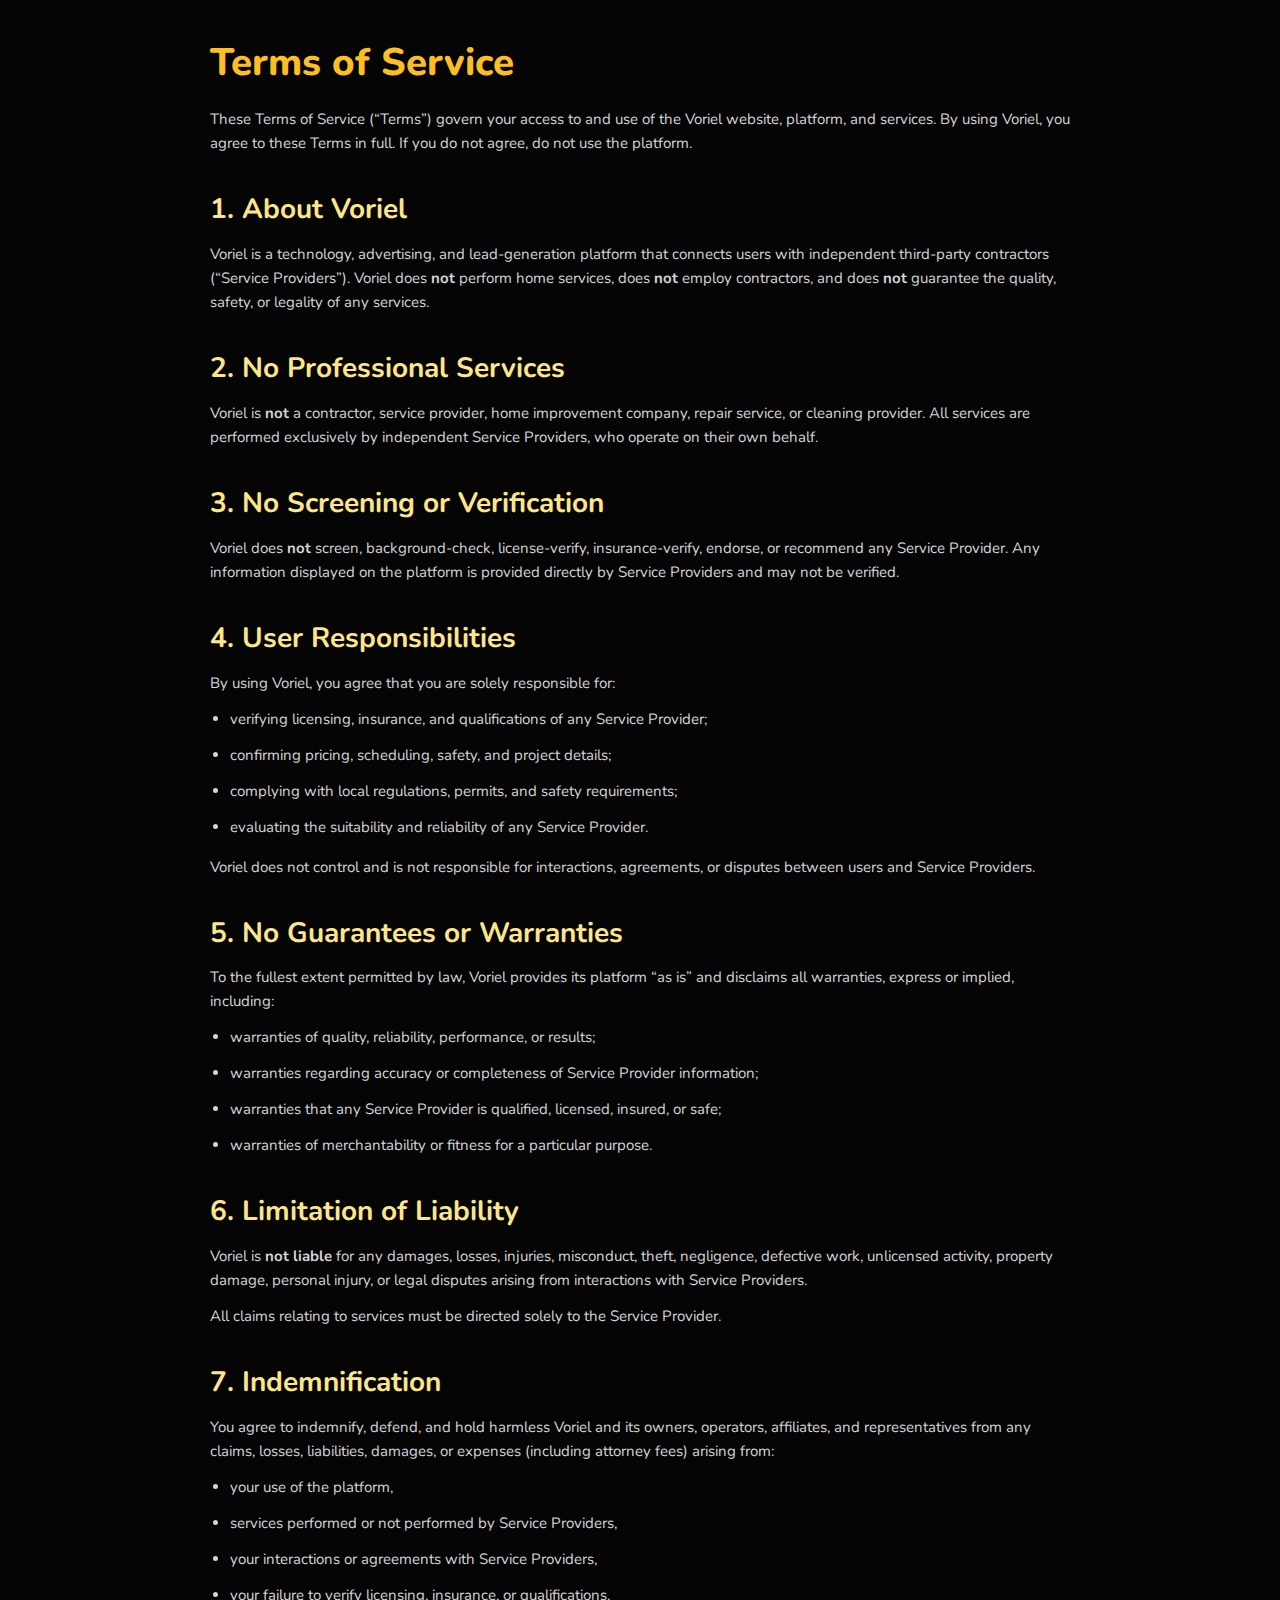
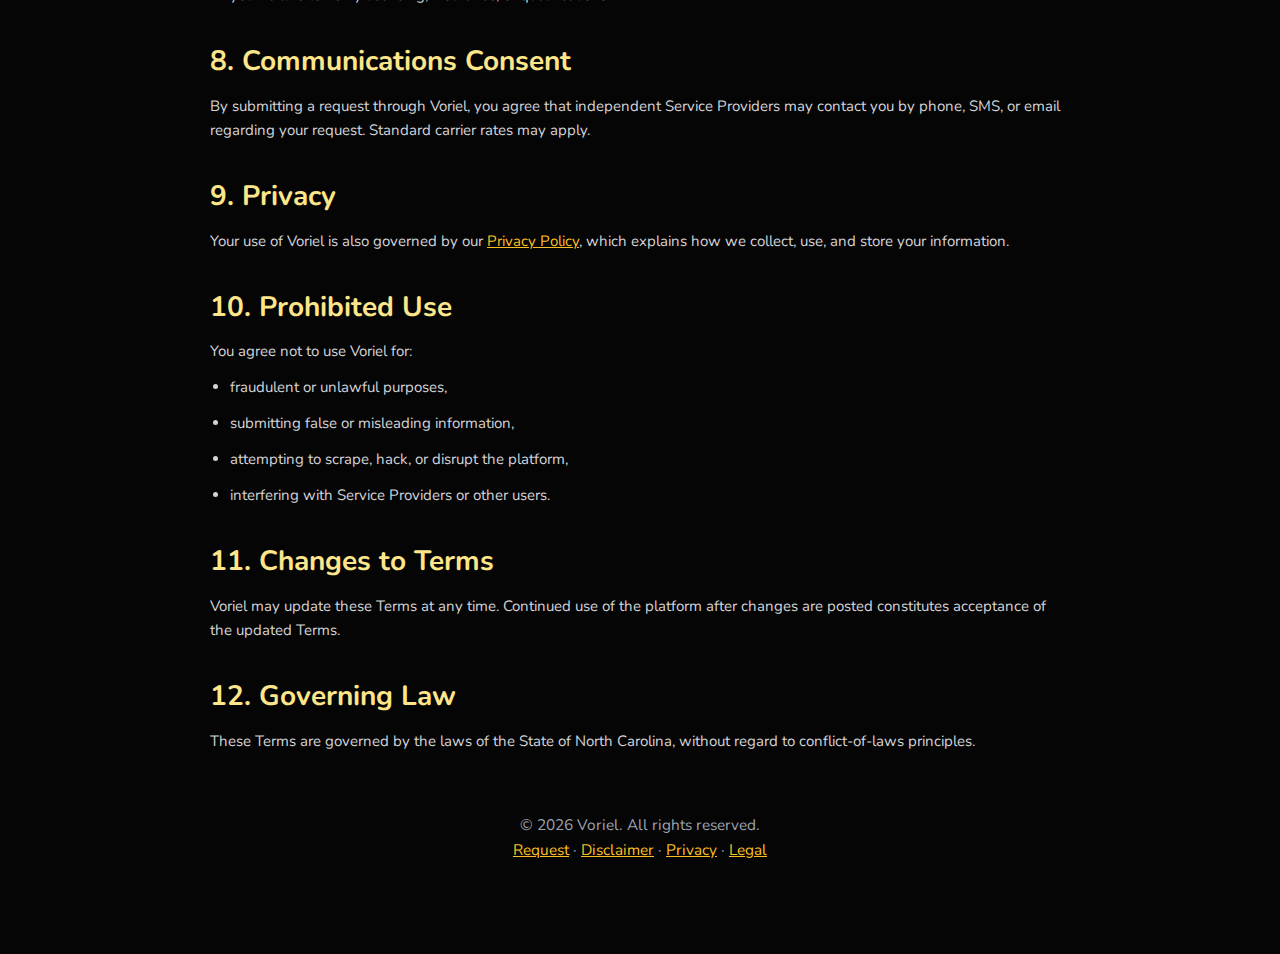
<file: terms/index.html>
<!DOCTYPE html>
<html lang="en">

<head>
    <meta charset="UTF-8" />
    <title>Voriel – Terms of Service</title>
    <meta name="viewport" content="width=device-width, initial-scale=1" />

    <link href="https://fonts.googleapis.com/css2?family=Nunito:wght@300;400;600;700;800&display=swap" rel="stylesheet">

    <style>
        * {
            margin: 0;
            padding: 0;
            box-sizing: border-box;
        }

        body {
            font-family: "Nunito", sans-serif;
            background: #050505;
            color: #f9fafb;
            line-height: 1.6;
            padding: 32px 20px;
            max-width: 900px;
            margin: auto;
            font-size: clamp(15px, 1.15vw, 19px);
        }

        h1 {
            font-size: clamp(28px, 3vw, 42px);
            margin-bottom: 14px;
            color: #fbbf24;
            font-weight: 800;
        }

        h2 {
            margin-top: 32px;
            margin-bottom: 10px;
            font-size: clamp(20px, 2.2vw, 28px);
            font-weight: 700;
            color: #fde68a;
        }

        p,
        li {
            margin-bottom: 12px;
            color: #d4d4d8;
        }

        ul {
            padding-left: 20px;
            margin-bottom: 16px;
        }

        a {
            color: #fbbf24;
            text-decoration: underline;
        }

        footer {
            text-align: center;
            color: #9ca3af;
            padding: 20px;
            margin-top: 40px;
            margin-bottom: 40px;
            font-size: clamp(15px, 1.2vw, 19px);
        }

        footer a {
            color: #fbbf24;
            text-decoration: underline;
        }

        @media (max-width: 600px) {
            body {
                padding-bottom: 40px;
            }

            footer {
                margin-bottom: 90px;
            }
        }
    </style>
</head>

<body>

    <h1>Terms of Service</h1>

    <p>
        These Terms of Service (“Terms”) govern your access to and use of the Voriel website, platform, and services.
        By using Voriel, you agree to these Terms in full. If you do not agree, do not use the platform.
    </p>

    <h2>1. About Voriel</h2>
    <p>
        Voriel is a technology, advertising, and lead-generation platform that connects users with independent
        third-party
        contractors (“Service Providers”). Voriel does <strong>not</strong> perform home services, does
        <strong>not</strong>
        employ contractors, and does <strong>not</strong> guarantee the quality, safety, or legality of any services.
    </p>

    <h2>2. No Professional Services</h2>
    <p>
        Voriel is <strong>not</strong> a contractor, service provider, home improvement company, repair service, or
        cleaning
        provider. All services are performed exclusively by independent Service Providers, who operate on their own
        behalf.
    </p>

    <h2>3. No Screening or Verification</h2>
    <p>
        Voriel does <strong>not</strong> screen, background-check, license-verify, insurance-verify, endorse, or
        recommend
        any Service Provider. Any information displayed on the platform is provided directly by Service Providers and
        may not
        be verified.
    </p>

    <h2>4. User Responsibilities</h2>
    <p>By using Voriel, you agree that you are solely responsible for:</p>

    <ul>
        <li>verifying licensing, insurance, and qualifications of any Service Provider;</li>
        <li>confirming pricing, scheduling, safety, and project details;</li>
        <li>complying with local regulations, permits, and safety requirements;</li>
        <li>evaluating the suitability and reliability of any Service Provider.</li>
    </ul>

    <p>
        Voriel does not control and is not responsible for interactions, agreements, or disputes between users and
        Service Providers.
    </p>

    <h2>5. No Guarantees or Warranties</h2>
    <p>
        To the fullest extent permitted by law, Voriel provides its platform “as is” and disclaims all warranties,
        express or
        implied, including:
    </p>

    <ul>
        <li>warranties of quality, reliability, performance, or results;</li>
        <li>warranties regarding accuracy or completeness of Service Provider information;</li>
        <li>warranties that any Service Provider is qualified, licensed, insured, or safe;</li>
        <li>warranties of merchantability or fitness for a particular purpose.</li>
    </ul>

    <h2>6. Limitation of Liability</h2>
    <p>
        Voriel is <strong>not liable</strong> for any damages, losses, injuries, misconduct, theft, negligence,
        defective
        work, unlicensed activity, property damage, personal injury, or legal disputes arising from interactions with
        Service
        Providers.
    </p>

    <p>
        All claims relating to services must be directed solely to the Service Provider.
    </p>

    <h2>7. Indemnification</h2>
    <p>
        You agree to indemnify, defend, and hold harmless Voriel and its owners, operators, affiliates, and
        representatives
        from any claims, losses, liabilities, damages, or expenses (including attorney fees) arising from:
    </p>

    <ul>
        <li>your use of the platform,</li>
        <li>services performed or not performed by Service Providers,</li>
        <li>your interactions or agreements with Service Providers,</li>
        <li>your failure to verify licensing, insurance, or qualifications.</li>
    </ul>

    <h2>8. Communications Consent</h2>
    <p>
        By submitting a request through Voriel, you agree that independent Service Providers may contact you by phone,
        SMS,
        or email regarding your request. Standard carrier rates may apply.
    </p>

    <h2>9. Privacy</h2>
    <p>
        Your use of Voriel is also governed by our <a href="/privacy">Privacy Policy</a>, which explains how we collect,
        use, and store your information.
    </p>

    <h2>10. Prohibited Use</h2>
    <p>You agree not to use Voriel for:</p>

    <ul>
        <li>fraudulent or unlawful purposes,</li>
        <li>submitting false or misleading information,</li>
        <li>attempting to scrape, hack, or disrupt the platform,</li>
        <li>interfering with Service Providers or other users.</li>
    </ul>

    <h2>11. Changes to Terms</h2>
    <p>
        Voriel may update these Terms at any time. Continued use of the platform after changes are posted constitutes
        acceptance of the updated Terms.
    </p>

    <h2>12. Governing Law</h2>
    <p>
        These Terms are governed by the laws of the State of North Carolina, without regard to conflict-of-laws
        principles.
    </p>

    <footer>
        © <span id="year"></span> Voriel. All rights reserved.
        <br />
        <a href="/request">Request</a> ·
        <a href="/disclaimer">Disclaimer</a> ·
        <a href="/privacy">Privacy</a> ·
        <a href="/legal">Legal</a>
    </footer>

    <script>
        document.getElementById('year').textContent = new Date().getFullYear();
    </script>

</body>

</html>
</file>
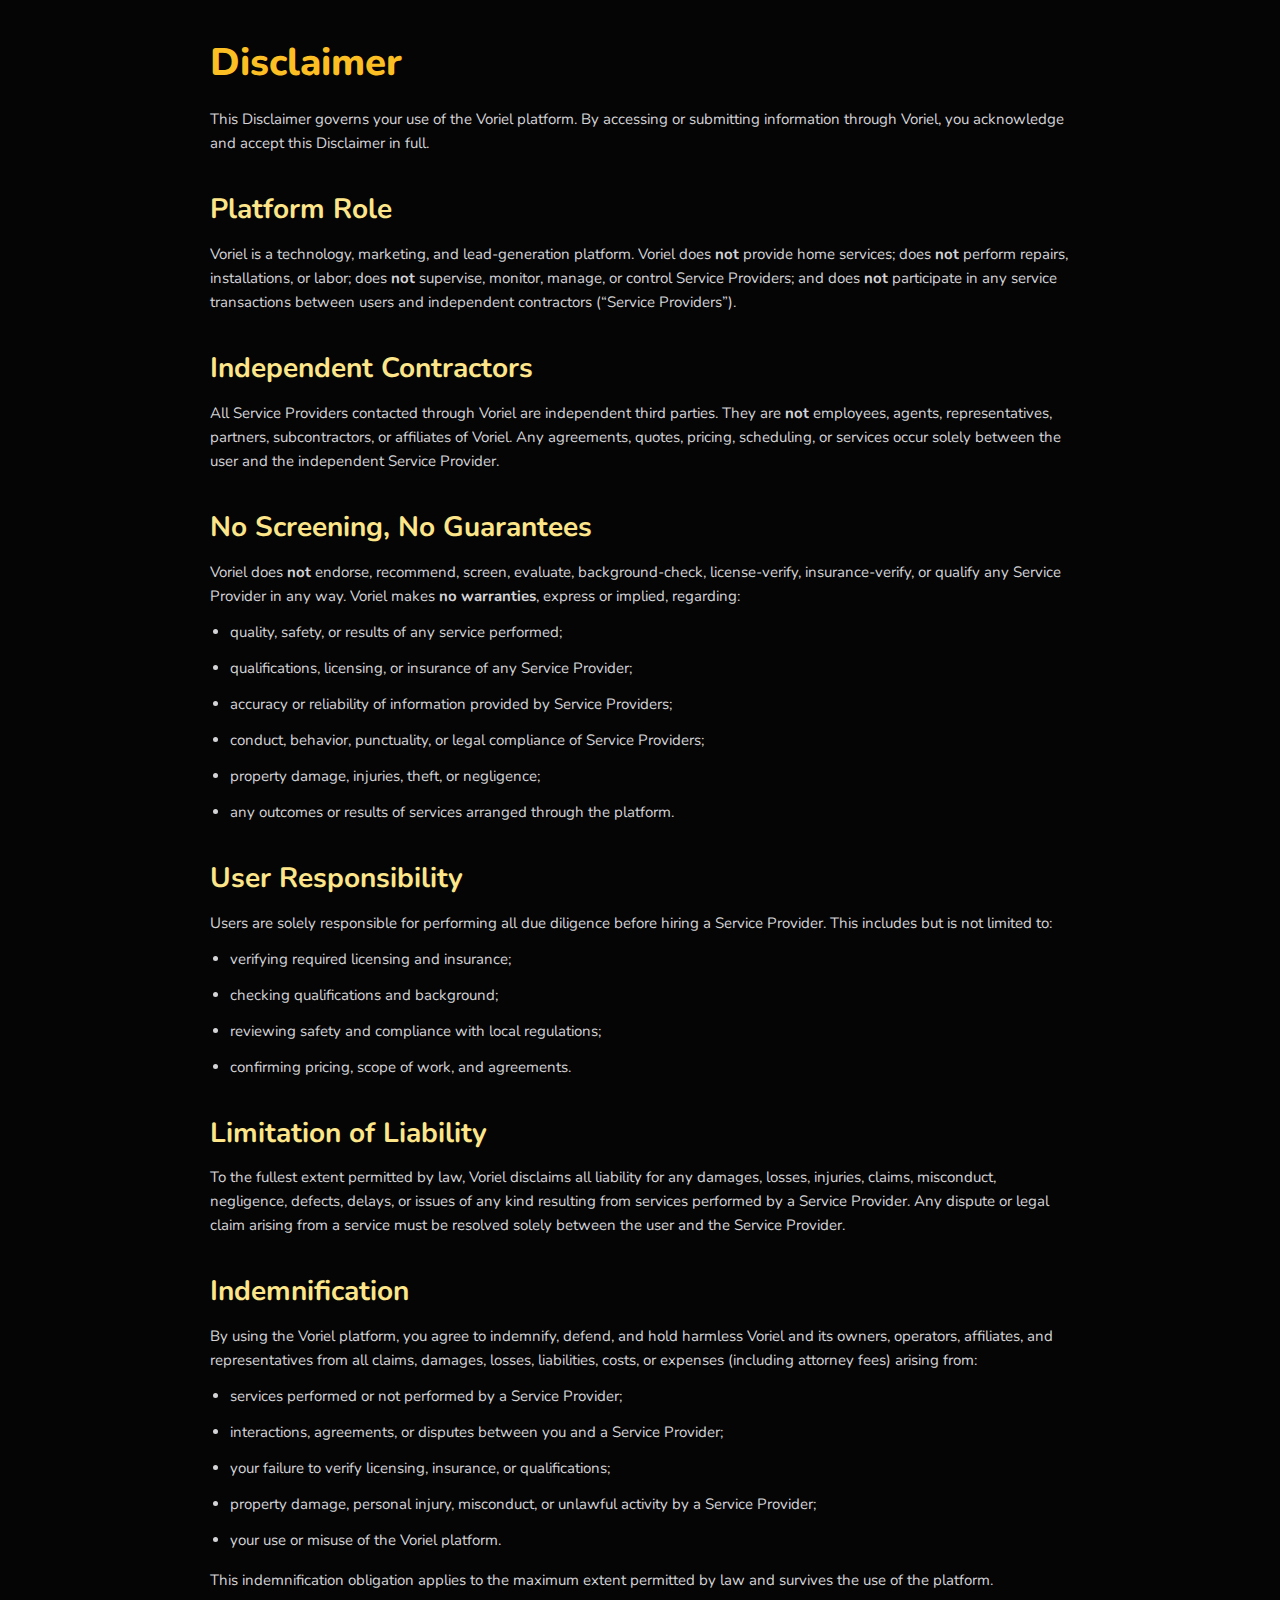
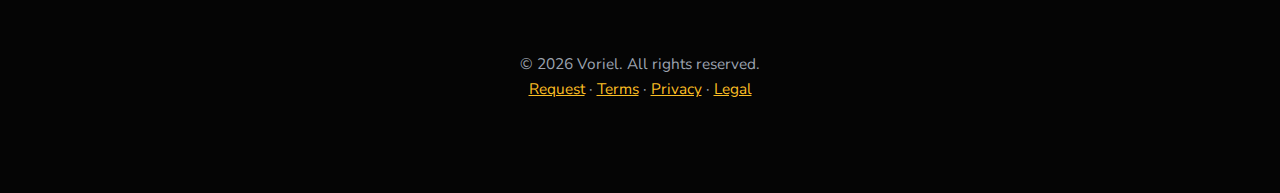
<file: disclaimer/disclaimer.html>
<!DOCTYPE html>
<html lang="en">

<head>
    <meta charset="UTF-8" />
    <title>Voriel – Disclaimer</title>
    <meta name="viewport" content="width=device-width, initial-scale=1" />

    <link href="https://fonts.googleapis.com/css2?family=Nunito:wght@300;400;600;700;800&display=swap" rel="stylesheet">
    <link rel="icon" type="image/x-icon" href="/favicon.ico" />

    <style>
        * {
            box-sizing: border-box;
            margin: 0;
            padding: 0;
        }

        body {
            font-family: "Nunito", sans-serif;
            background: #050505;
            color: #f9fafb;
            line-height: 1.6;
            padding: 32px 20px;
            max-width: 900px;
            margin: auto;
            font-size: clamp(15px, 1.15vw, 19px);
        }

        h1 {
            font-size: clamp(28px, 3vw, 42px);
            margin-bottom: 14px;
            color: #fbbf24;
            font-weight: 800;
        }

        h2 {
            margin-top: 32px;
            margin-bottom: 10px;
            font-size: clamp(20px, 2.2vw, 28px);
            font-weight: 700;
            color: #fde68a;
        }

        p,
        li {
            color: #d4d4d8;
            margin-bottom: 12px;
        }

        ul {
            padding-left: 20px;
            margin-bottom: 16px;
        }

        a {
            color: #fbbf24;
            text-decoration: underline;
        }

        footer {
            text-align: center;
            color: #9ca3af;
            padding: 20px;
            margin-top: 40px;
            margin-bottom: 40px;
            font-size: clamp(15px, 1.2vw, 19px);
        }

        footer a {
            color: #fbbf24;
            text-decoration: underline;
        }

        @media (max-width: 600px) {
            body {
                padding-bottom: 40px;
            }

            footer {
                margin-bottom: 90px;
            }
        }
    </style>
</head>

<body>

    <h1>Disclaimer</h1>

    <p>
        This Disclaimer governs your use of the Voriel platform. By accessing or submitting information through Voriel,
        you
        acknowledge and accept this Disclaimer in full.
    </p>

    <h2>Platform Role</h2>
    <p>
        Voriel is a technology, marketing, and lead-generation platform. Voriel does <strong>not</strong> provide home
        services; does <strong>not</strong> perform repairs, installations, or labor; does <strong>not</strong>
        supervise,
        monitor, manage, or control Service Providers; and does <strong>not</strong> participate in any service
        transactions
        between users and independent contractors (“Service Providers”).
    </p>

    <h2>Independent Contractors</h2>
    <p>
        All Service Providers contacted through Voriel are independent third parties.
        They are <strong>not</strong> employees, agents, representatives, partners, subcontractors, or affiliates of
        Voriel.
        Any agreements, quotes, pricing, scheduling, or services occur solely between the user and the independent
        Service
        Provider.
    </p>

    <h2>No Screening, No Guarantees</h2>
    <p>
        Voriel does <strong>not</strong> endorse, recommend, screen, evaluate, background-check, license-verify,
        insurance-verify, or qualify any Service Provider in any way. Voriel makes <strong>no warranties</strong>,
        express
        or implied, regarding:
    </p>

    <ul>
        <li>quality, safety, or results of any service performed;</li>
        <li>qualifications, licensing, or insurance of any Service Provider;</li>
        <li>accuracy or reliability of information provided by Service Providers;</li>
        <li>conduct, behavior, punctuality, or legal compliance of Service Providers;</li>
        <li>property damage, injuries, theft, or negligence;</li>
        <li>any outcomes or results of services arranged through the platform.</li>
    </ul>

    <h2>User Responsibility</h2>
    <p>
        Users are solely responsible for performing all due diligence before hiring a Service Provider. This includes
        but is
        not limited to:
    </p>

    <ul>
        <li>verifying required licensing and insurance;</li>
        <li>checking qualifications and background;</li>
        <li>reviewing safety and compliance with local regulations;</li>
        <li>confirming pricing, scope of work, and agreements.</li>
    </ul>

    <h2>Limitation of Liability</h2>
    <p>
        To the fullest extent permitted by law, Voriel disclaims all liability for any damages, losses, injuries,
        claims,
        misconduct, negligence, defects, delays, or issues of any kind resulting from services performed by a Service
        Provider. Any dispute or legal claim arising from a service must be resolved solely between the user and the
        Service
        Provider.
    </p>

    <h2>Indemnification</h2>
    <p>
        By using the Voriel platform, you agree to indemnify, defend, and hold harmless Voriel and its owners,
        operators,
        affiliates, and representatives from all claims, damages, losses, liabilities, costs, or expenses (including
        attorney fees) arising from:
    </p>

    <ul>
        <li>services performed or not performed by a Service Provider;</li>
        <li>interactions, agreements, or disputes between you and a Service Provider;</li>
        <li>your failure to verify licensing, insurance, or qualifications;</li>
        <li>property damage, personal injury, misconduct, or unlawful activity by a Service Provider;</li>
        <li>your use or misuse of the Voriel platform.</li>
    </ul>

    <p>
        This indemnification obligation applies to the maximum extent permitted by law and survives the use of the
        platform.
    </p>

    <footer>
        © <span id="year"></span> Voriel. All rights reserved.
        <br />
        <a href="/request">Request</a> ·
        <a href="/terms">Terms</a> ·
        <a href="/privacy">Privacy</a> ·
        <a href="/legal">Legal</a>
    </footer>

    <script>
        document.getElementById('year').textContent = new Date().getFullYear();
    </script>

</body>

</html>
</file>
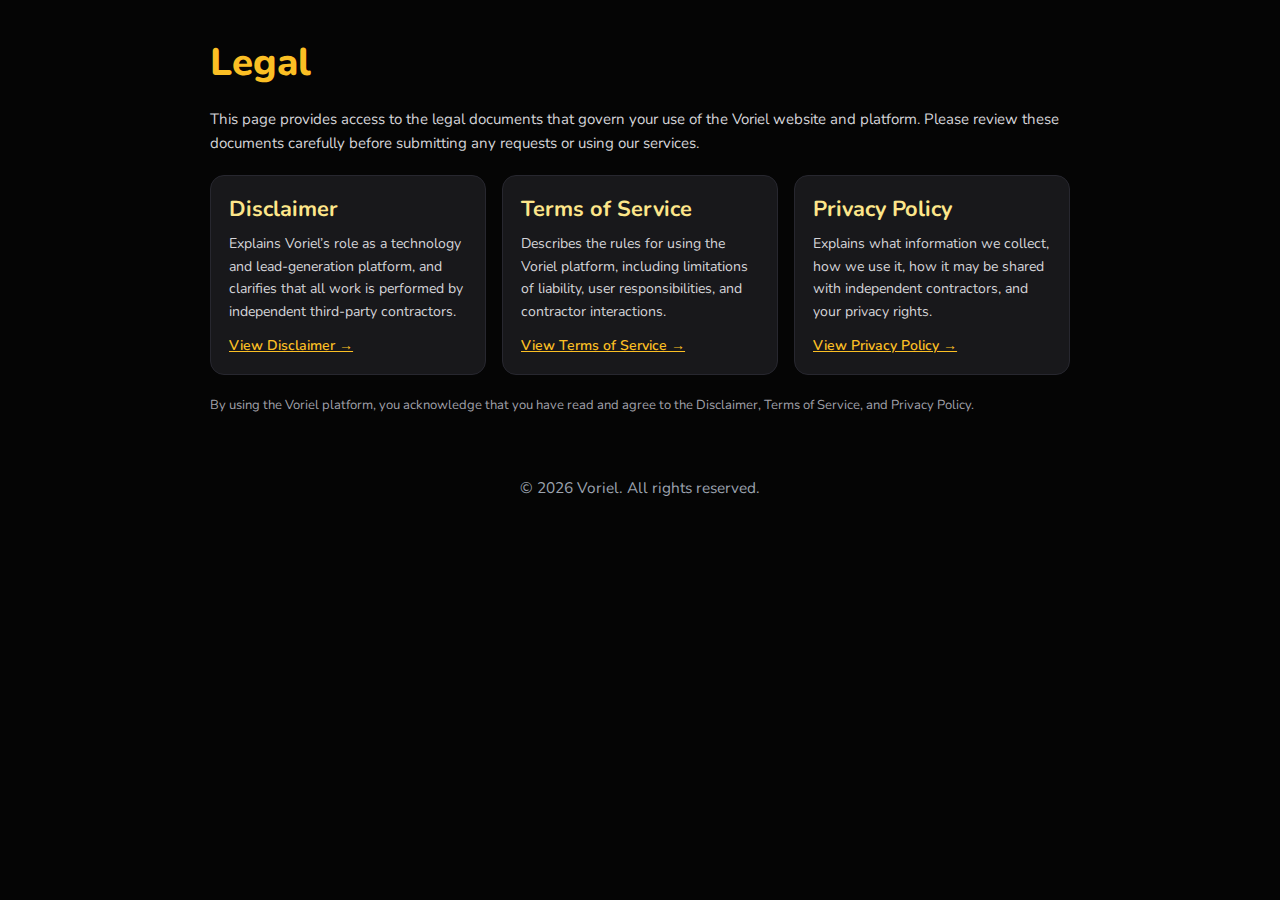
<file: legal/legal.html>
<!DOCTYPE html>
<html lang="en">

<head>
    <meta charset="UTF-8" />
    <title>Voriel – Legal</title>
    <meta name="viewport" content="width=device-width, initial-scale=1" />

    <link href="https://fonts.googleapis.com/css2?family=Nunito:wght@300;400;600;700;800&display=swap" rel="stylesheet">
    <link rel="icon" type="image/x-icon" href="/favicon.ico" />

    <style>
        * {
            margin: 0;
            padding: 0;
            box-sizing: border-box;
        }

        body {
            font-family: "Nunito", sans-serif;
            background: #050505;
            color: #f9fafb;
            line-height: 1.6;
            padding: 32px 20px 40px;
            max-width: 900px;
            margin: auto;
            font-size: clamp(15px, 1.15vw, 19px);
        }

        h1 {
            font-size: clamp(28px, 3vw, 42px);
            margin-bottom: 14px;
            color: #fbbf24;
            font-weight: 800;
        }

        p {
            margin-bottom: 16px;
            color: #d4d4d8;
        }

        .cards {
            display: grid;
            grid-template-columns: repeat(auto-fit, minmax(230px, 1fr));
            gap: 16px;
            margin-top: 20px;
        }

        .card {
            border-radius: 14px;
            border: 1px solid #27272f;
            background: #18181b;
            padding: 16px 18px;
        }

        .card-title {
            font-weight: 700;
            margin-bottom: 6px;
            font-size: clamp(18px, 1.7vw, 22px);
            color: #fde68a;
        }

        .card-desc {
            font-size: clamp(14px, 1.1vw, 18px);
            color: #d4d4d8;
            margin-bottom: 10px;
        }

        .card a {
            color: #fbbf24;
            text-decoration: underline;
            font-weight: 600;
            font-size: clamp(14px, 1.1vw, 18px);
        }

        .note {
            margin-top: 20px;
            font-size: clamp(13px, 1vw, 17px);
            color: #a1a1aa;
        }

        a {
            color: #fbbf24;
            text-decoration: underline;
        }

        footer {
            text-align: center;
            color: #9ca3af;
            padding: 20px;
            margin-top: 40px;
            margin-bottom: 40px;
            font-size: clamp(15px, 1.2vw, 19px);
        }

        footer a {
            color: #fbbf24;
            text-decoration: underline;
        }

        @media (max-width: 600px) {
            body {
                padding-bottom: 40px;
            }

            footer {
                margin-bottom: 90px;
            }
        }
    </style>
</head>

<body>

    <h1>Legal</h1>

    <p>
        This page provides access to the legal documents that govern your use of the Voriel website and platform.
        Please review these documents carefully before submitting any requests or using our services.
    </p>

    <div class="cards">
        <div class="card">
            <div class="card-title">Disclaimer</div>
            <p class="card-desc">
                Explains Voriel’s role as a technology and lead-generation platform, and clarifies that all work is
                performed
                by independent third-party contractors.
            </p>
            <a href="/disclaimer">View Disclaimer →</a>
        </div>

        <div class="card">
            <div class="card-title">Terms of Service</div>
            <p class="card-desc">
                Describes the rules for using the Voriel platform, including limitations of liability, user
                responsibilities,
                and contractor interactions.
            </p>
            <a href="/terms">View Terms of Service →</a>
        </div>

        <div class="card">
            <div class="card-title">Privacy Policy</div>
            <p class="card-desc">
                Explains what information we collect, how we use it, how it may be shared with independent contractors,
                and
                your privacy rights.
            </p>
            <a href="/privacy">View Privacy Policy →</a>
        </div>
    </div>

    <p class="note">
        By using the Voriel platform, you acknowledge that you have read and agree to the Disclaimer, Terms of Service,
        and Privacy Policy.
    </p>

    <footer>
        © <span id="year"></span> Voriel. All rights reserved.
    </footer>

    <script>
        document.getElementById('year').textContent = new Date().getFullYear();
    </script>

</body>

</html>
</file>
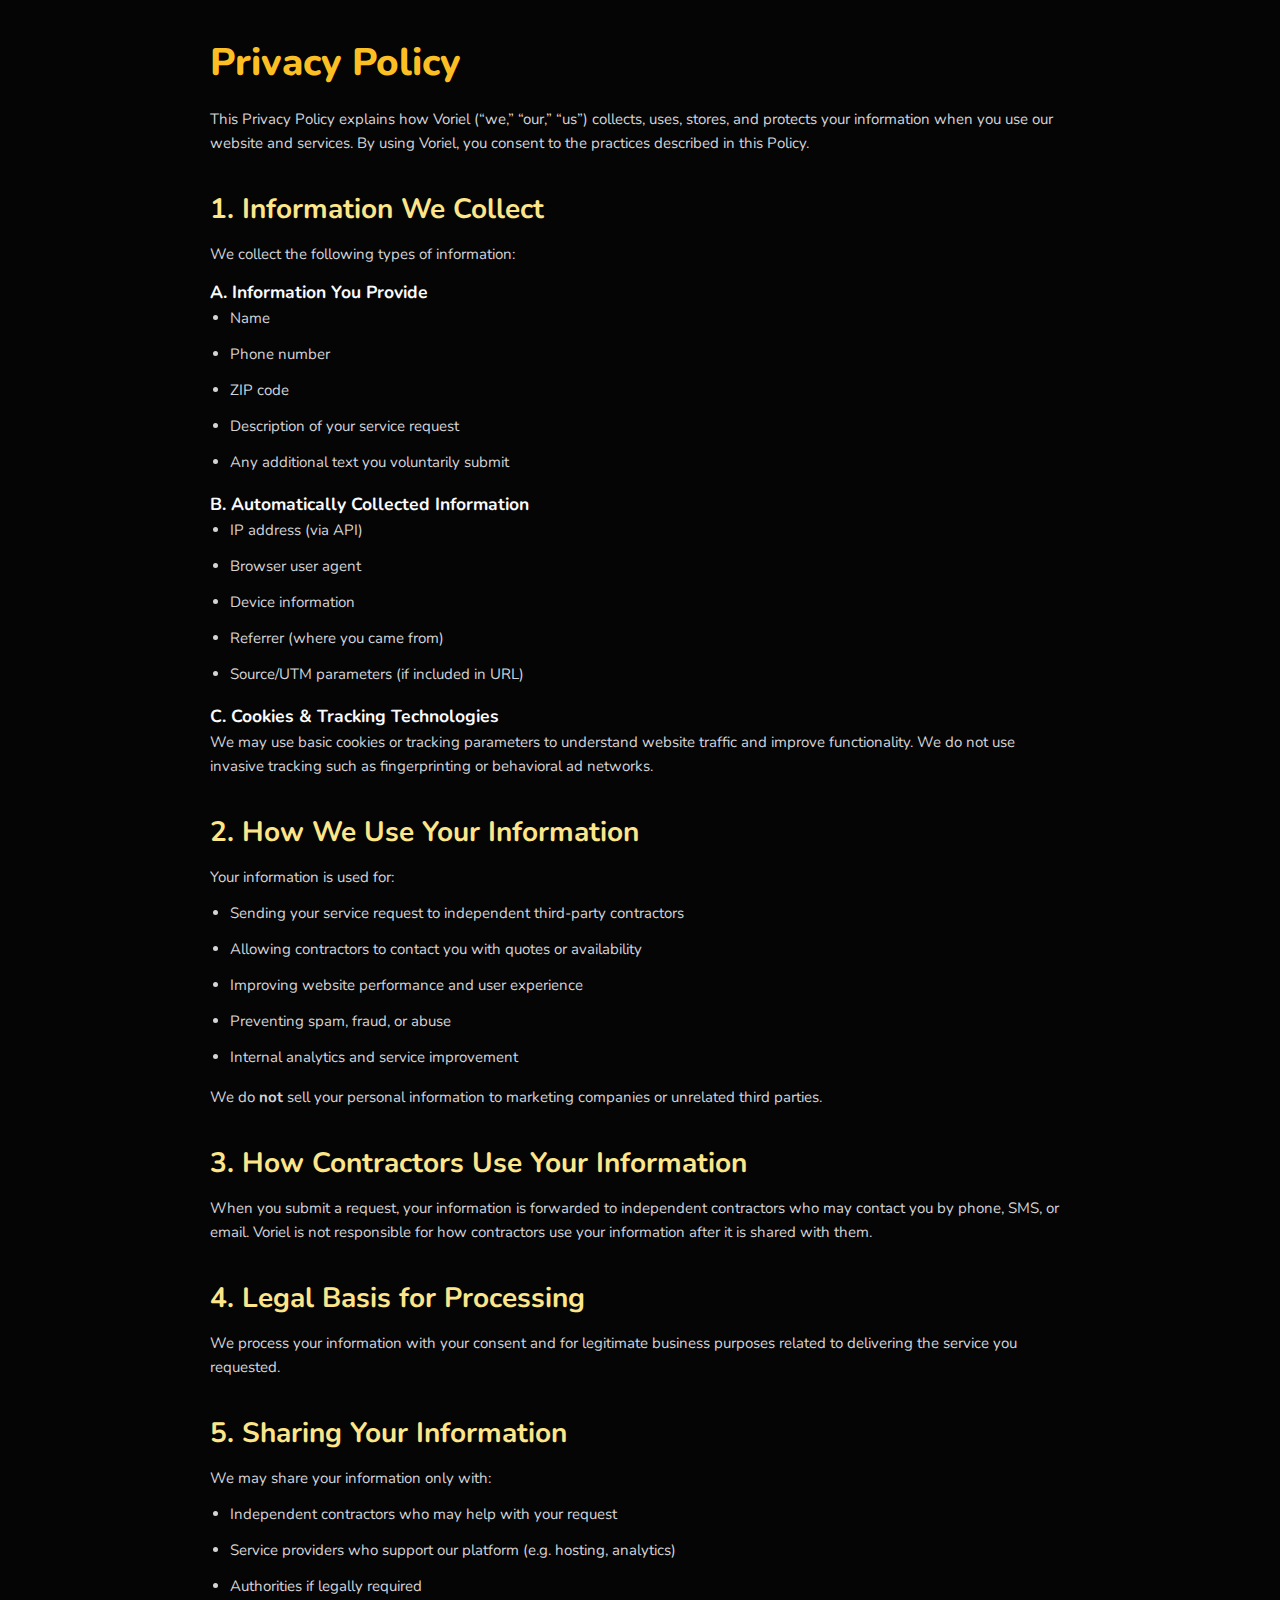
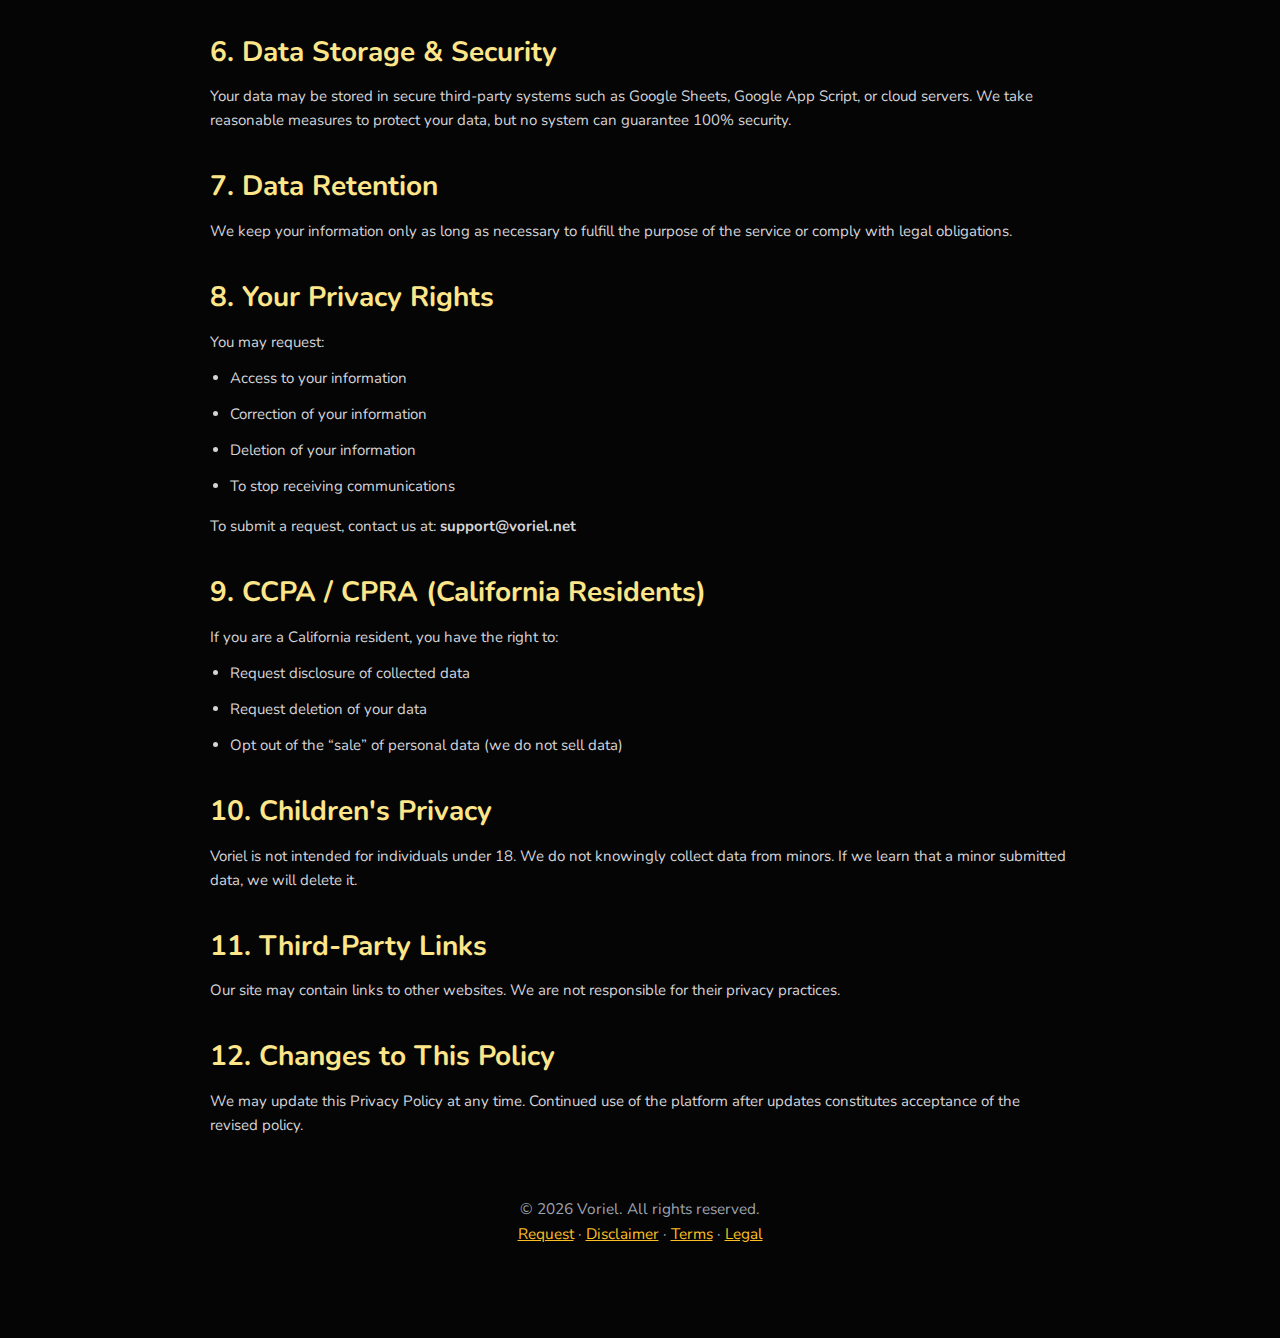
<file: privacy/privacy.html>
<!DOCTYPE html>
<html lang="en">

<head>
    <meta charset="UTF-8" />
    <title>Voriel – Privacy Policy</title>
    <meta name="viewport" content="width=device-width, initial-scale=1" />

    <link href="https://fonts.googleapis.com/css2?family=Nunito:wght@300;400;600;700;800&display=swap" rel="stylesheet">
    <link rel="icon" type="image/x-icon" href="/favicon.ico" />

    <style>
        * {
            margin: 0;
            padding: 0;
            box-sizing: border-box;
        }

        body {
            font-family: "Nunito", sans-serif;
            background: #050505;
            color: #f9fafb;
            line-height: 1.6;
            padding: 32px 20px;
            max-width: 900px;
            margin: auto;
            font-size: clamp(15px, 1.15vw, 19px);
        }

        h1 {
            font-size: clamp(28px, 3vw, 42px);
            margin-bottom: 14px;
            color: #fbbf24;
            font-weight: 800;
        }

        h2 {
            margin-top: 32px;
            margin-bottom: 10px;
            font-size: clamp(20px, 2.2vw, 28px);
            font-weight: 700;
            color: #fde68a;
        }

        p,
        li {
            margin-bottom: 12px;
            color: #d4d4d8;
        }

        ul {
            padding-left: 20px;
            margin-bottom: 16px;
        }

        a {
            color: #fbbf24;
            text-decoration: underline;
        }

        footer {
            text-align: center;
            color: #9ca3af;
            padding: 20px;
            margin-top: 40px;
            margin-bottom: 40px;
            font-size: clamp(15px, 1.2vw, 19px);
        }

        footer a {
            color: #fbbf24;
            text-decoration: underline;
        }

        @media (max-width: 600px) {
            body {
                padding-bottom: 40px;
            }

            footer {
                margin-bottom: 90px;
            }
        }
    </style>
</head>

<body>

    <h1>Privacy Policy</h1>

    <p>
        This Privacy Policy explains how Voriel (“we,” “our,” “us”) collects, uses, stores, and protects your
        information
        when you use our website and services. By using Voriel, you consent to the practices described in this Policy.
    </p>

    <h2>1. Information We Collect</h2>
    <p>We collect the following types of information:</p>

    <h3>A. Information You Provide</h3>
    <ul>
        <li>Name</li>
        <li>Phone number</li>
        <li>ZIP code</li>
        <li>Description of your service request</li>
        <li>Any additional text you voluntarily submit</li>
    </ul>

    <h3>B. Automatically Collected Information</h3>
    <ul>
        <li>IP address (via API)</li>
        <li>Browser user agent</li>
        <li>Device information</li>
        <li>Referrer (where you came from)</li>
        <li>Source/UTM parameters (if included in URL)</li>
    </ul>

    <h3>C. Cookies & Tracking Technologies</h3>
    <p>
        We may use basic cookies or tracking parameters to understand website traffic and improve functionality. We do
        not
        use invasive tracking such as fingerprinting or behavioral ad networks.
    </p>

    <h2>2. How We Use Your Information</h2>
    <p>Your information is used for:</p>

    <ul>
        <li>Sending your service request to independent third-party contractors</li>
        <li>Allowing contractors to contact you with quotes or availability</li>
        <li>Improving website performance and user experience</li>
        <li>Preventing spam, fraud, or abuse</li>
        <li>Internal analytics and service improvement</li>
    </ul>

    <p>
        We do <strong>not</strong> sell your personal information to marketing companies or unrelated third parties.
    </p>

    <h2>3. How Contractors Use Your Information</h2>
    <p>
        When you submit a request, your information is forwarded to independent contractors who may contact you by
        phone,
        SMS, or email. Voriel is not responsible for how contractors use your information after it is shared with them.
    </p>

    <h2>4. Legal Basis for Processing</h2>
    <p>
        We process your information with your consent and for legitimate business purposes related to delivering the
        service
        you requested.
    </p>

    <h2>5. Sharing Your Information</h2>
    <p>
        We may share your information only with:
    </p>

    <ul>
        <li>Independent contractors who may help with your request</li>
        <li>Service providers who support our platform (e.g. hosting, analytics)</li>
        <li>Authorities if legally required</li>
    </ul>

    <h2>6. Data Storage & Security</h2>
    <p>
        Your data may be stored in secure third-party systems such as Google Sheets, Google App Script, or cloud
        servers.
        We take reasonable measures to protect your data, but no system can guarantee 100% security.
    </p>

    <h2>7. Data Retention</h2>
    <p>
        We keep your information only as long as necessary to fulfill the purpose of the service or comply with legal
        obligations.
    </p>

    <h2>8. Your Privacy Rights</h2>
    <p>You may request:</p>

    <ul>
        <li>Access to your information</li>
        <li>Correction of your information</li>
        <li>Deletion of your information</li>
        <li>To stop receiving communications</li>
    </ul>

    <p>To submit a request, contact us at: <strong>support@voriel.net</strong></p>

    <h2>9. CCPA / CPRA (California Residents)</h2>
    <p>If you are a California resident, you have the right to:</p>

    <ul>
        <li>Request disclosure of collected data</li>
        <li>Request deletion of your data</li>
        <li>Opt out of the “sale” of personal data (we do not sell data)</li>
    </ul>

    <h2>10. Children's Privacy</h2>
    <p>
        Voriel is not intended for individuals under 18. We do not knowingly collect data from minors. If we learn that
        a
        minor submitted data, we will delete it.
    </p>

    <h2>11. Third-Party Links</h2>
    <p>
        Our site may contain links to other websites. We are not responsible for their privacy practices.
    </p>

    <h2>12. Changes to This Policy</h2>
    <p>
        We may update this Privacy Policy at any time. Continued use of the platform after updates constitutes
        acceptance of
        the revised policy.
    </p>

    <footer>
        © <span id="year"></span> Voriel. All rights reserved.
        <br />
        <a href="/request">Request</a> ·
        <a href="/disclaimer">Disclaimer</a> ·
        <a href="/terms">Terms</a> ·
        <a href="/legal">Legal</a>
    </footer>

    <script>
        document.getElementById('year').textContent = new Date().getFullYear();
    </script>

</body>

</html>
</file>
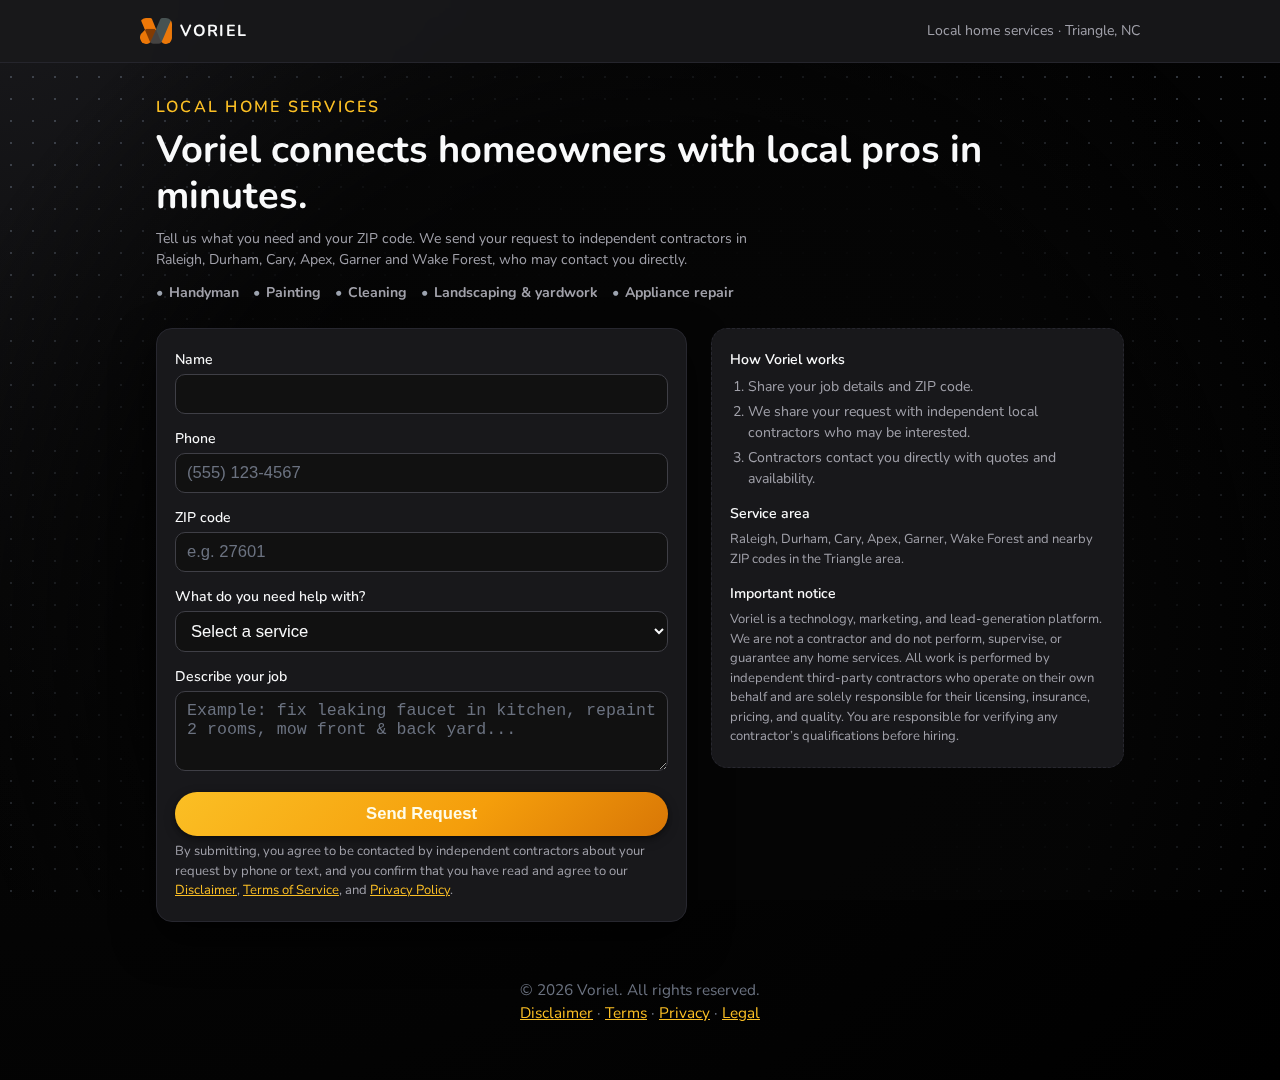
<file: request/request.html>
<!DOCTYPE html>
<html lang="en">

<head>
  <meta charset="UTF-8" />
  <title>Voriel – Local Home Services</title>
  <meta name="viewport" content="width=device-width, initial-scale=1" />

  <link href="https://fonts.googleapis.com/css2?family=Nunito:wght@300;400;600;700;800&display=swap" rel="stylesheet">
  <link rel="icon" type="image/x-icon" href="favicon.ico" />

  <style>
    * {
      box-sizing: border-box;
      margin: 0;
      padding: 0;
    }

    :root {
      /* Тёмная тема по умолчанию */
      --bg: #050505;
      --card-bg: #18181b;
      --text-main: #f9fafb;
      --text-muted: #a1a1aa;
      --border: #27272f;
      --accent: #fbbf24;
      --accent-dark: #f59e0b;
      --shadow-soft: 0 18px 40px rgba(0, 0, 0, 0.7);
      --radius-lg: 16px;
      --radius-full: 999px;

      /* фон под overlay */
      --background: #000000;

      /* центр фокуса (будем обновлять из JS) */
      --focus-x: 50%;
      --focus-y: 40%;
    }

    body {
      font-family: "Nunito", system-ui, -apple-system, BlinkMacSystemFont, "Segoe UI", sans-serif;
      background: radial-gradient(circle at top left, #18181b 0, #050505 45%, #000000 100%);
      color: var(--text-main);
      line-height: 1.5;
      min-height: 100vh;
      font-size: clamp(16px, 1.1vw, 20px);
    }

    header {
      padding: 18px 24px;
      display: flex;
      justify-content: center;
      border-bottom: 1px solid rgba(39, 39, 47, 0.9);
      backdrop-filter: blur(10px);
      background: rgba(24, 24, 27, 0.9);
      position: sticky;
      top: 0;
      z-index: 10;
    }

    .header-inner {
      width: 100%;
      max-width: 1000px;
      display: flex;
      align-items: center;
      justify-content: space-between;
      gap: 12px;
    }

    .brand {
      display: flex;
      align-items: center;
      gap: 8px;
    }

    .brand-logo {
      height: 26px;
      width: auto;
      display: block;
      border-radius: 6px;
    }

    .brand-name {
      font-weight: 700;
      letter-spacing: 0.08em;
      text-transform: uppercase;
    }

    .header-tagline {
      color: var(--text-muted);
      white-space: nowrap;
    }

    main {
      max-width: 1000px;
      margin: 32px auto 40px;
      padding: 0 16px;
    }

    .hero {
      margin-bottom: 24px;
    }

    .hero-eyebrow {
      text-transform: uppercase;
      letter-spacing: 0.14em;
      color: var(--accent);
      font-weight: 600;
      margin-bottom: 8px;
    }

    .hero h1 {
      line-height: 1.2;
      margin-bottom: 10px;
    }

    .hero p {
      color: var(--text-muted);
      max-width: 620px;
    }

    .hero-list {
      margin-top: 12px;
      display: flex;
      flex-wrap: wrap;
      gap: 8px 14px;
      color: var(--text-muted);
    }

    .hero-list span::before {
      content: "•";
      margin-right: 6px;
      color: #9ca3af;
    }

    .content {
      display: grid;
      grid-template-columns: minmax(0, 1.8fr) minmax(0, 1.4fr);
      gap: 24px;
      align-items: flex-start;
      margin-top: 16px;
    }

    @media (max-width: 820px) {
      .content {
        grid-template-columns: 1fr;
      }

      .header-tagline {
        display: none;
      }
    }

    .card {
      background: var(--card-bg);
      border-radius: var(--radius-lg);
      padding: 20px 18px;
      box-shadow: var(--shadow-soft);
      border: 1px solid var(--border);
    }

    .card-secondary {
      box-shadow: none;
      border-style: dashed;
    }

    form .field {
      margin-bottom: 14px;
    }

    form label {
      display: block;
      font-weight: 500;
      margin-bottom: 4px;
    }

    form input,
    form select,
    form textarea {
      width: 100%;
      padding: 9px 11px;
      border-radius: 10px;
      border: 1px solid #3f3f46;
      outline: none;
      transition: border-color 0.15s ease, box-shadow 0.15s ease, background-color 0.15s ease;
      background: #111111;
      color: var(--text-main);
    }

    form input::placeholder,
    form textarea::placeholder {
      color: #6b7280;
    }

    form input:focus,
    form select:focus,
    form textarea:focus {
      border-color: var(--accent);
      box-shadow: 0 0 0 1px rgba(245, 158, 11, 0.45);
      background: #09090b;
    }

    form textarea {
      min-height: 80px;
      resize: vertical;
    }

    .button-primary {
      width: 100%;
      padding: 12px 18px;
      border-radius: var(--radius-full);
      border: none;
      font-weight: 600;
      cursor: pointer;

      /* градиент кнопки */
      background: linear-gradient(135deg,
          #fbbf24 0%,
          #f59e0b 60%,
          #d97706 100%);
      color: #fefce8;

      /* как в React-версии: grid-стек */
      display: inline-grid;
      place-items: center;
      grid-template-areas: "stack";

      /* мягкая тень */
      box-shadow:
        0 4px 12px rgba(0, 0, 0, 0.25),
        0 2px 4px rgba(0, 0, 0, 0.35);

      transition: transform 0.12s ease-out, box-shadow 0.12s ease-out, opacity 0.12s ease-out;
    }

    .button-primary:hover {
      transform: translateY(-1px);
      box-shadow:
        0 6px 18px rgba(0, 0, 0, 0.35),
        0 3px 6px rgba(0, 0, 0, 0.4);
      opacity: 1;
    }

    .button-primary:active {
      transform: translateY(0);
      box-shadow:
        0 3px 10px rgba(0, 0, 0, 0.3),
        0 1px 3px rgba(0, 0, 0, 0.35);
    }

    .button-primary:disabled {
      opacity: 0.7;
      cursor: not-allowed;
      transform: none;
      box-shadow:
        0 3px 8px rgba(0, 0, 0, 0.25),
        0 1px 3px rgba(0, 0, 0, 0.35);
    }

    .button-primary .button-label,
    .button-primary .button-spinner {
      grid-area: stack;
    }

    .button-primary .button-label {
      display: inline-flex;
      align-items: center;
      gap: 0.5rem;
    }

    .button-primary .button-spinner {
      width: 20px;
      height: 20px;
      border-radius: 999px;
      border: 2px solid rgba(254, 252, 232, 0.25);
      border-top-color: #fefce8;
      animation: button-spin 0.7s linear infinite;
      opacity: 0;
      pointer-events: none;
    }

    .button-primary.is-pending .button-label {
      visibility: hidden;
    }

    .button-primary.is-pending .button-spinner {
      opacity: 1;
    }

    @keyframes button-spin {
      to {
        transform: rotate(360deg);
      }
    }

    .small-text {
      color: var(--text-muted);
      margin-top: 6px;
    }

    .small-text a {
      color: var(--accent);
      text-decoration: underline;
    }

    .hero h1 {
      font-size: clamp(26px, 3vw, 38px);
      line-height: 1.2;
    }

    .hero p,
    .hero-list,
    .steps,
    .section-title,
    footer,
    .header-tagline {
      font-size: clamp(14px, 1.1vw, 18px);
    }

    form label {
      font-size: clamp(14px, 1.1vw, 18px);
    }

    form input,
    form select,
    form textarea {
      font-size: clamp(16px, 1.3vw, 20px);
    }

    .button-primary {
      font-size: clamp(16px, 1.3vw, 20px);
    }

    .small-text {
      font-size: clamp(13px, 1vw, 17px);
    }

    .section-title {
      font-weight: 600;
      margin-bottom: 6px;
    }

    .steps {
      color: var(--text-muted);
      margin-left: 18px;
      margin-top: 4px;
    }

    .steps li {
      margin-bottom: 4px;
    }

    .pill-list {
      display: flex;
      flex-wrap: wrap;
      gap: 6px;
      margin-top: 6px;
    }

    .pill {
      padding: 5px 9px;
      border-radius: 999px;
      background: #292524;
      color: #fed7aa;
    }

    .meta {
      margin-top: 14px;
    }

    footer {
      text-align: center;
      color: #6b7280;
      padding: 16px;
      margin-top: 8px;
      margin-bottom: 40px;
      font-size: clamp(15px, 1.2vw, 19px);
    }

    footer a {
      color: var(--accent);
      text-decoration: underline;
    }

    .sr-only {
      position: absolute;
      width: 1px;
      height: 1px;
      padding: 0;
      margin: -1px;
      overflow: hidden;
      clip: rect(0, 0, 0, 0);
      white-space: nowrap;
      border: 0;
    }

    #form-status {
      margin-top: 6px;
      margin-bottom: 12px;
      line-height: 1.4;
    }

    @media (max-width: 600px) {
      body {
        font-size: 18px;
        padding-bottom: 80px;
      }

      .hero-eyebrow {
        font-size: 14px;
      }

      .hero h1 {
        font-size: 26px;
      }

      .hero p {
        font-size: 16px;
      }

      .hero-list {
        font-size: 15px;
      }

      .section-title {
        font-size: 17px;
      }

      .steps {
        font-size: 15px;
      }

      .small-text,
      .header-tagline {
        font-size: 14px;
      }

      form label {
        font-size: 16px;
      }

      form input,
      form select,
      form textarea {
        font-size: 17px;
        padding: 12px 14px;
        border-radius: 12px;
        min-height: 48px;
      }

      .button-primary {
        font-size: 17px;
        padding: 14px 18px;
      }

      #form-status {
        font-size: 15px;
        margin-top: 8px;
        margin-bottom: 14px;
      }

      select {
        appearance: none;
        -webkit-appearance: none;
        background-image: url("data:image/svg+xml;utf8,<svg fill='white' width='14' height='14' viewBox='0 0 20 20' xmlns='http://www.w3.org/2000/svg'><path d='M5.25 7.5L10 12.25L14.75 7.5H5.25Z'/></svg>");
        background-repeat: no-repeat;
        background-position: right 14px center;
        background-size: 14px;
      }
    }

    .bg-dots {
      position: fixed;
      inset: 0;
      z-index: -2;
      pointer-events: none;
      background-image: radial-gradient(rgba(148, 163, 184, 0.7) 1px, transparent 1px);
      background-size: 22px 22px;
      opacity: 0.45;
    }

    .bg-fade-overlay {
      position: fixed;
      inset: 0;
      z-index: -1;
      pointer-events: none;
      background:
        radial-gradient(circle at var(--focus-x) var(--focus-y),
          #050505 0%,
          #050505 35%,
          rgba(5, 5, 5, 0.9) 55%,
          rgba(5, 5, 5, 0.0) 85%);
    }
  </style>
</head>

<body>
  <!-- Фон из точек -->
  <div class="bg-dots"></div>
  <!-- Оверлей, который очищает центр вокруг интерфейса -->
  <div class="bg-fade-overlay"></div>

  <header>
    <div class="header-inner">
      <div class="brand">
        <img src="logo-voriel.png" alt="Voriel logo" class="brand-logo" />
        <div class="brand-name">VORIEL</div>
      </div>

      <div class="header-tagline">
        Local home services · Triangle, NC
      </div>
    </div>
  </header>

  <main>
    <section class="hero">
      <div class="hero-eyebrow">Local home services</div>
      <h1>Voriel connects homeowners with local pros in minutes.</h1>
      <p>
        Tell us what you need and your ZIP code. We send your request to independent
        contractors in Raleigh, Durham, Cary, Apex, Garner and Wake Forest, who may contact you directly.
      </p>
      <div class="hero-list">
        <span><b>Handyman</b></span>
        <span><b>Painting</b></span>
        <span><b>Cleaning</b></span>
        <span><b>Landscaping & yardwork</b></span>
        <span><b>Appliance repair</b></span>
      </div>
    </section>

    <!-- этот контейнер будем использовать как «центр интерфейса» для fade -->
    <section class="content" id="focus-area">
      <!-- Lead capture card -->
      <div class="card">
        <form id="lead-form"
          action="https://script.google.com/macros/s/AKfycbx06PsQLSA3pD-WVs29Sif2yz84nBIg5tvx2vVJNGhPVdiOgB94E6QQr-5Tag0mSqtMiw/exec"
          method="POST">

          <!-- Honeypot field (anti-spam) -->
          <div class="field" style="position:absolute; left:-9999px; top:-9999px; opacity:0;">
            <label for="website">Website</label>
            <input id="website" name="website" type="text" autocomplete="off" tabindex="-1" />
          </div>

          <div class="field">
            <label for="name">Name</label>
            <input id="name" name="name" type="text" autocomplete="name" required minlength="2" maxlength="40" />
          </div>

          <div class="field">
            <label for="phone">Phone</label>
            <input id="phone" name="phone" type="tel" inputmode="tel" placeholder="(555) 123-4567" autocomplete="tel"
              required />
          </div>

          <div class="field">
            <label for="zip">ZIP code</label>
            <input id="zip" name="zip" type="text" maxlength="5" inputmode="numeric" pattern="[0-9]{5}"
              placeholder="e.g. 27601" required />
          </div>

          <div class="field">
            <label for="service">What do you need help with?</label>
            <select id="service" name="service" required>
              <option value="">Select a service</option>
              <option value="handyman">Handyman (small repairs)</option>
              <option value="painting">Painting</option>
              <option value="cleaning">Home / apartment cleaning</option>
              <option value="landscaping">Landscaping / yardwork</option>
              <option value="appliance_repair">Appliance repair</option>
              <option value="other">Other</option>
            </select>
          </div>

          <div class="field">
            <label for="description">Describe your job</label>
            <textarea id="description" name="description"
              placeholder="Example: fix leaking faucet in kitchen, repaint 2 rooms, mow front & back yard..."
              required></textarea>
          </div>

          <p id="form-status" class="small-text" style="display:none;"></p>

          <button type="submit" class="button-primary" id="submit-button">
            <span class="button-label">Send Request</span>
            <span class="button-spinner" aria-hidden="true"></span>
          </button>

          <p class="small-text">
            By submitting, you agree to be contacted by independent contractors about your request by phone or text, and
            you confirm that you have read and agree to our
            <a href="/disclaimer">Disclaimer</a>, <a href="/terms">Terms of Service</a>, and
            <a href="/privacy">Privacy Policy</a>.
          </p>

          <input type="hidden" id="source" name="source" />
          <input type="hidden" id="referrer" name="referrer" />
          <input type="hidden" id="userAgent" name="userAgent" />
          <input type="hidden" id="ip" name="ip" />
        </form>
      </div>

      <!-- Info / trust / disclaimer card -->
      <div class="card card-secondary">
        <h2 class="section-title">How Voriel works</h2>
        <ol class="steps">
          <li>Share your job details and ZIP code.</li>
          <li>We share your request with independent local contractors who may be interested.</li>
          <li>Contractors contact you directly with quotes and availability.</li>
        </ol>

        <div class="meta">
          <h3 class="section-title">Service area</h3>
          <p class="small-text">
            Raleigh, Durham, Cary, Apex, Garner, Wake Forest and nearby ZIP codes in the Triangle area.
          </p>
        </div>

        <div class="meta">
          <h3 class="section-title">Important notice</h3>
          <p class="small-text">
            Voriel is a technology, marketing, and lead-generation platform. We are not a contractor and do not perform,
            supervise, or guarantee any home services. All work is performed by independent third-party contractors who
            operate on their own behalf and are solely responsible for their licensing, insurance, pricing, and quality.
            You are responsible for verifying any contractor’s qualifications before hiring.
          </p>
        </div>
      </div>
    </section>
  </main>

  <footer>
    © <span id="year"></span> Voriel. All rights reserved.
    <br />
    <a href="/disclaimer">Disclaimer</a> ·
    <a href="/terms">Terms</a> ·
    <a href="/privacy">Privacy</a> ·
    <a href="/legal">Legal</a>
  </footer>

  <script>
    // =========================
    // Source / Referrer / UserAgent tracking
    // =========================
    function getQueryParam(name) {
      var params = new URLSearchParams(window.location.search);
      return params.get(name);
    }

    window.addEventListener('load', function () {
      var sourceInput = document.getElementById('source');
      var referrerInput = document.getElementById('referrer');
      var uaInput = document.getElementById('userAgent');

      // 1) source (метка в URL)
      var src =
        getQueryParam('src') ||
        getQueryParam('utm_source') ||
        'direct';

      if (sourceInput) {
        sourceInput.value = src;
      }

      // 2) referrer (реальное место клика)
      var ref = document.referrer || 'direct';

      if (referrerInput) {
        referrerInput.value = ref;
      }

      // 3) user agent (браузер и устройство)
      if (uaInput) {
        uaInput.value = navigator.userAgent || 'unknown';
      }
    });

    // IP через внешний сервис
    fetch('https://api.ipify.org?format=json')
      .then(function (res) { return res.json(); })
      .then(function (data) {
        var ipInput = document.getElementById('ip');
        if (ipInput && data && data.ip) {
          ipInput.value = data.ip;
        }
      })
      .catch(function (err) {
        console.log('IP fetch error', err);
      });

    // =========================
    // Footer year
    // =========================
    document.getElementById('year').textContent = new Date().getFullYear();

    // =========================
    // Обновляем позицию «ореола» вокруг интерфейса
    // =========================
    function updateFocusPosition() {
      const el = document.getElementById('focus-area');
      if (!el) return;

      const rect = el.getBoundingClientRect();
      const centerX = (rect.left + rect.width / 2) / window.innerWidth * 100;
      const centerY = (rect.top + rect.height / 2) / window.innerHeight * 100;

      document.documentElement.style.setProperty('--focus-x', centerX + '%');
      document.documentElement.style.setProperty('--focus-y', centerY + '%');
    }

    window.addEventListener('load', updateFocusPosition);
    window.addEventListener('resize', updateFocusPosition);

    // =========================
    // Form handling
    // =========================
    const form = document.getElementById('lead-form');
    const status = document.getElementById('form-status');
    const submitBtn = form.querySelector('button[type="submit"]');
    let isSubmitting = false;

    form.addEventListener('submit', async function (event) {
      event.preventDefault();

      if (isSubmitting) return;

      status.style.display = 'none';

      const validation = validateForm();
      if (!validation.ok) {
        status.textContent = validation.message;
        status.style.color = '#f97373';
        status.style.display = 'block';
        return;
      }

      // Mark as submitting + disable button + показать спиннер
      isSubmitting = true;
      submitBtn.disabled = true;
      submitBtn.classList.add('is-pending');

      form.name.value = validation.values.name;
      form.phone.value = validation.values.phone;
      form.zip.value = validation.values.zip;
      form.service.value = validation.values.service;
      form.description.value = validation.values.description;

      const data = new FormData(form);

      try {
        const response = await fetch(form.action, {
          method: form.method,
          body: data,
          headers: { Accept: 'application/json' }
        });

        if (response.ok) {
          form.reset();
          status.textContent =
            'Thank you. We received your request and will route it to local pros shortly.';
          status.style.color = '#4ade80';
          status.style.display = 'block';
        } else {
          status.textContent =
            'Something went wrong. Please try again or contact us directly.';
          status.style.color = '#f97373';
          status.style.display = 'block';
        }
      } catch (error) {
        status.textContent =
          'Network error. Please check your connection and try again.';
        status.style.color = '#f97373';
        status.style.display = 'block';
      } finally {
        isSubmitting = false;
        submitBtn.disabled = false;
        submitBtn.classList.remove('is-pending');
      }
    });

    // =========================
    // Form validation
    // =========================
    function validateForm() {
      const name = form.name.value.trim();
      const phoneRaw = form.phone.value.trim();
      const zip = form.zip.value.trim();
      const service = form.service.value;
      const description = form.description.value.trim();

      const phoneDigits = phoneRaw.replace(/\D/g, '');

      const MIN_DESC = 10;
      const MAX_DESC = 500;

      const allowedZips = [
        // Raleigh
        "27601", "27602", "27603", "27604", "27605", "27606", "27607", "27608", "27609", "27610",
        "27611", "27612", "27613", "27614", "27615", "27616", "27617", "27619", "27620", "27621",
        "27622", "27623", "27624", "27625", "27626", "27627", "27628", "27629", "27634", "27635",
        "27636", "27640", "27650", "27656", "27658", "27661", "27668", "27675", "27676", "27690",
        "27695", "27697", "27698", "27699",

        // Cary
        "27511", "27512", "27513", "27518", "27519",

        // Apex
        "27502", "27523", "27539",

        // Garner
        "27529",

        // Wake Forest
        "27587", "27588",

        // Holly Springs
        "27540",

        // Fuquay-Varina
        "27526",

        // Morrisville
        "27560",

        // Knightdale
        "27545",

        // Rolesville
        "27571",

        // Wendell
        "27591",

        // Zebulon
        "27597",

        // Durham
        "27701", "27702", "27703", "27704", "27705", "27706", "27707", "27708",
        "27709", "27710", "27711", "27712", "27713", "27715", "27717", "27722",

        // Chapel Hill
        "27514", "27515", "27516", "27517", "27599",

        // Carrboro
        "27510",

        // Clayton
        "27520", "27527", "27528",

        // Youngsville
        "27596"
      ];

      const MIN_NAME = 2;
      const MAX_NAME = 40;
      const namePattern = /^[a-zA-Zа-яА-ЯёЁ .'-]+$/;

      if (!name) {
        return { ok: false, message: 'Please enter your name.' };
      }

      if (name.length < MIN_NAME || name.length > MAX_NAME) {
        return {
          ok: false,
          message: `Name must be between ${MIN_NAME} and ${MAX_NAME} characters.`
        };
      }

      if (!namePattern.test(name)) {
        return {
          ok: false,
          message: 'Name can only include letters, spaces, hyphens, apostrophes, and periods.'
        };
      }
      if (phoneDigits.length !== 10) {
        return { ok: false, message: 'Invalid phone number. Use 10 digits.' };
      }

      if (!/^\d{5}$/.test(zip)) {
        return { ok: false, message: 'Invalid ZIP code. Use 5 digits.' };
      }

      if (!allowedZips.includes(zip)) {
        return {
          ok: false,
          message: 'Sorry, Voriel is not available in this ZIP yet.'
        };
      }

      if (!service) {
        return { ok: false, message: 'Please select a service.' };
      }

      if (description.length < MIN_DESC) {
        return {
          ok: false,
          message: `Description is too short. Minimum ${MIN_DESC} characters.`
        };
      }
      if (description.length > MAX_DESC) {
        return {
          ok: false,
          message: `Description is too long. Maximum ${MAX_DESC} characters allowed.`
        };
      }

      return {
        ok: true,
        values: {
          name,
          phone: phoneDigits,
          zip,
          service,
          description
        }
      };
    }
  </script>
</body>

</html>
</file>
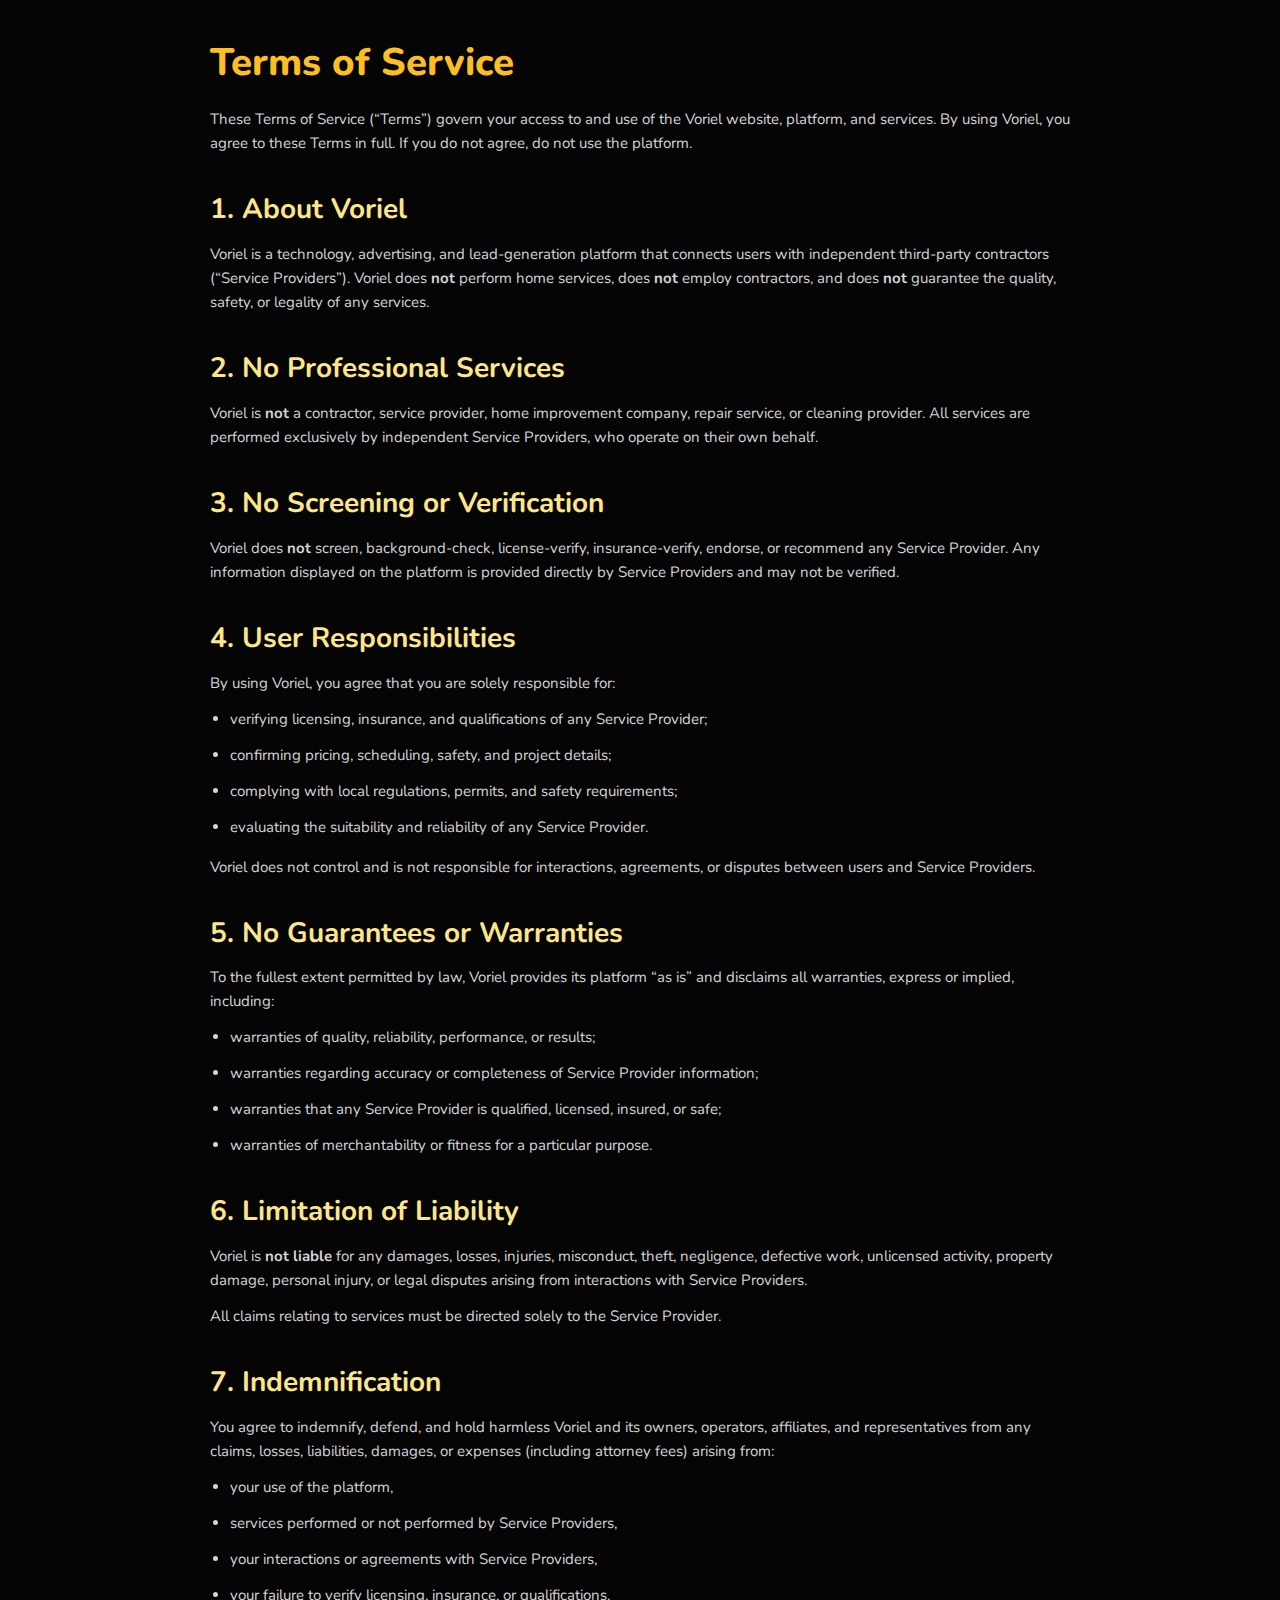
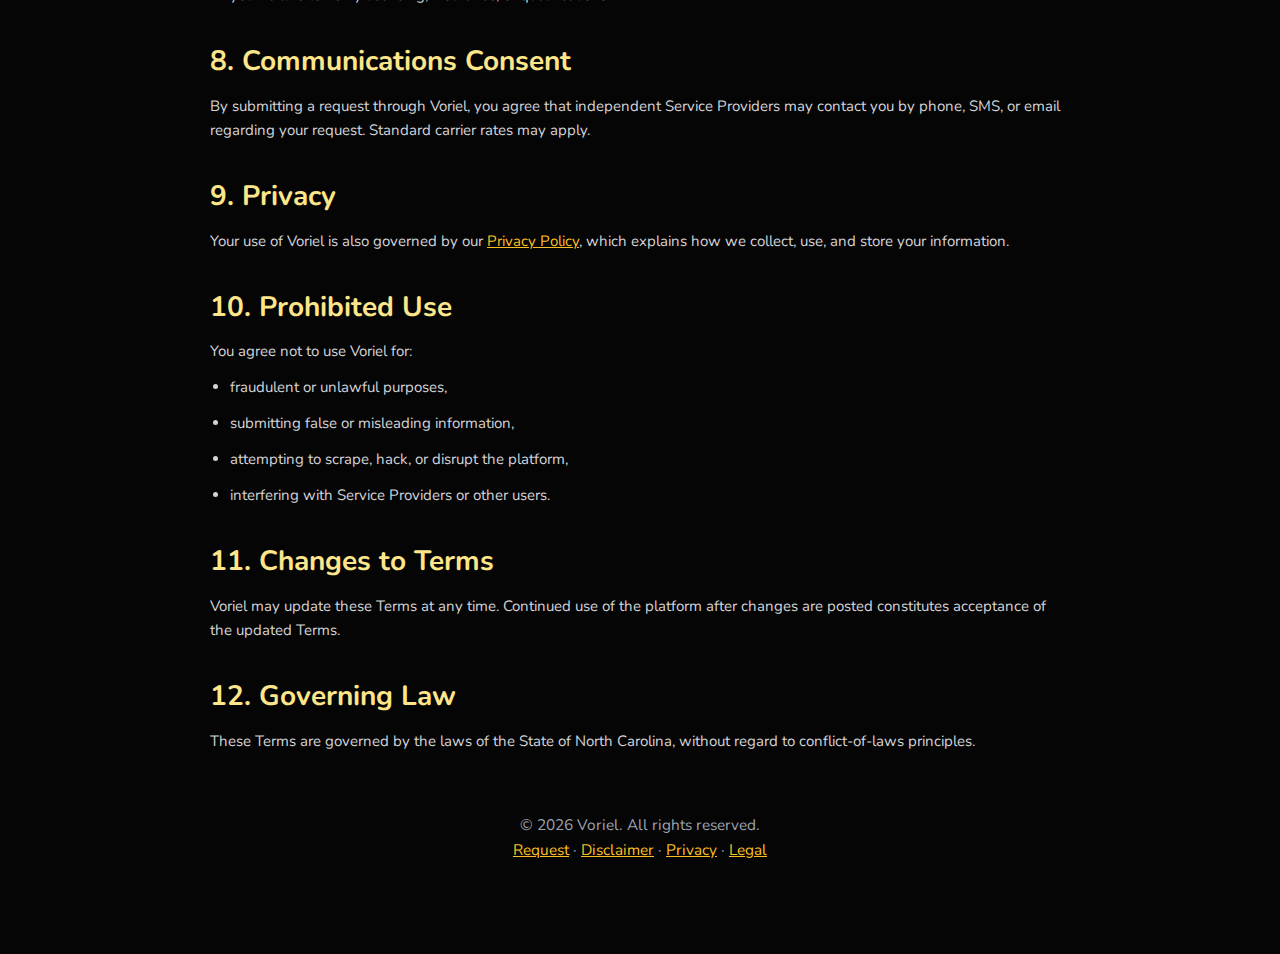
<file: terms/terms.html>
<!DOCTYPE html>
<html lang="en">

<head>
    <meta charset="UTF-8" />
    <title>Voriel – Terms of Service</title>
    <meta name="viewport" content="width=device-width, initial-scale=1" />

    <link href="https://fonts.googleapis.com/css2?family=Nunito:wght@300;400;600;700;800&display=swap" rel="stylesheet">
    <link rel="icon" type="image/x-icon" href="/favicon.ico" />

    <style>
        * {
            margin: 0;
            padding: 0;
            box-sizing: border-box;
        }

        body {
            font-family: "Nunito", sans-serif;
            background: #050505;
            color: #f9fafb;
            line-height: 1.6;
            padding: 32px 20px;
            max-width: 900px;
            margin: auto;
            font-size: clamp(15px, 1.15vw, 19px);
        }

        h1 {
            font-size: clamp(28px, 3vw, 42px);
            margin-bottom: 14px;
            color: #fbbf24;
            font-weight: 800;
        }

        h2 {
            margin-top: 32px;
            margin-bottom: 10px;
            font-size: clamp(20px, 2.2vw, 28px);
            font-weight: 700;
            color: #fde68a;
        }

        p,
        li {
            margin-bottom: 12px;
            color: #d4d4d8;
        }

        ul {
            padding-left: 20px;
            margin-bottom: 16px;
        }

        a {
            color: #fbbf24;
            text-decoration: underline;
        }

        footer {
            text-align: center;
            color: #9ca3af;
            padding: 20px;
            margin-top: 40px;
            margin-bottom: 40px;
            font-size: clamp(15px, 1.2vw, 19px);
        }

        footer a {
            color: #fbbf24;
            text-decoration: underline;
        }

        @media (max-width: 600px) {
            body {
                padding-bottom: 40px;
            }

            footer {
                margin-bottom: 90px;
            }
        }
    </style>
</head>

<body>

    <h1>Terms of Service</h1>

    <p>
        These Terms of Service (“Terms”) govern your access to and use of the Voriel website, platform, and services.
        By using Voriel, you agree to these Terms in full. If you do not agree, do not use the platform.
    </p>

    <h2>1. About Voriel</h2>
    <p>
        Voriel is a technology, advertising, and lead-generation platform that connects users with independent
        third-party
        contractors (“Service Providers”). Voriel does <strong>not</strong> perform home services, does
        <strong>not</strong>
        employ contractors, and does <strong>not</strong> guarantee the quality, safety, or legality of any services.
    </p>

    <h2>2. No Professional Services</h2>
    <p>
        Voriel is <strong>not</strong> a contractor, service provider, home improvement company, repair service, or
        cleaning
        provider. All services are performed exclusively by independent Service Providers, who operate on their own
        behalf.
    </p>

    <h2>3. No Screening or Verification</h2>
    <p>
        Voriel does <strong>not</strong> screen, background-check, license-verify, insurance-verify, endorse, or
        recommend
        any Service Provider. Any information displayed on the platform is provided directly by Service Providers and
        may not
        be verified.
    </p>

    <h2>4. User Responsibilities</h2>
    <p>By using Voriel, you agree that you are solely responsible for:</p>

    <ul>
        <li>verifying licensing, insurance, and qualifications of any Service Provider;</li>
        <li>confirming pricing, scheduling, safety, and project details;</li>
        <li>complying with local regulations, permits, and safety requirements;</li>
        <li>evaluating the suitability and reliability of any Service Provider.</li>
    </ul>

    <p>
        Voriel does not control and is not responsible for interactions, agreements, or disputes between users and
        Service Providers.
    </p>

    <h2>5. No Guarantees or Warranties</h2>
    <p>
        To the fullest extent permitted by law, Voriel provides its platform “as is” and disclaims all warranties,
        express or
        implied, including:
    </p>

    <ul>
        <li>warranties of quality, reliability, performance, or results;</li>
        <li>warranties regarding accuracy or completeness of Service Provider information;</li>
        <li>warranties that any Service Provider is qualified, licensed, insured, or safe;</li>
        <li>warranties of merchantability or fitness for a particular purpose.</li>
    </ul>

    <h2>6. Limitation of Liability</h2>
    <p>
        Voriel is <strong>not liable</strong> for any damages, losses, injuries, misconduct, theft, negligence,
        defective
        work, unlicensed activity, property damage, personal injury, or legal disputes arising from interactions with
        Service
        Providers.
    </p>

    <p>
        All claims relating to services must be directed solely to the Service Provider.
    </p>

    <h2>7. Indemnification</h2>
    <p>
        You agree to indemnify, defend, and hold harmless Voriel and its owners, operators, affiliates, and
        representatives
        from any claims, losses, liabilities, damages, or expenses (including attorney fees) arising from:
    </p>

    <ul>
        <li>your use of the platform,</li>
        <li>services performed or not performed by Service Providers,</li>
        <li>your interactions or agreements with Service Providers,</li>
        <li>your failure to verify licensing, insurance, or qualifications.</li>
    </ul>

    <h2>8. Communications Consent</h2>
    <p>
        By submitting a request through Voriel, you agree that independent Service Providers may contact you by phone,
        SMS,
        or email regarding your request. Standard carrier rates may apply.
    </p>

    <h2>9. Privacy</h2>
    <p>
        Your use of Voriel is also governed by our <a href="/privacy">Privacy Policy</a>, which explains how we collect,
        use, and store your information.
    </p>

    <h2>10. Prohibited Use</h2>
    <p>You agree not to use Voriel for:</p>

    <ul>
        <li>fraudulent or unlawful purposes,</li>
        <li>submitting false or misleading information,</li>
        <li>attempting to scrape, hack, or disrupt the platform,</li>
        <li>interfering with Service Providers or other users.</li>
    </ul>

    <h2>11. Changes to Terms</h2>
    <p>
        Voriel may update these Terms at any time. Continued use of the platform after changes are posted constitutes
        acceptance of the updated Terms.
    </p>

    <h2>12. Governing Law</h2>
    <p>
        These Terms are governed by the laws of the State of North Carolina, without regard to conflict-of-laws
        principles.
    </p>

    <footer>
        © <span id="year"></span> Voriel. All rights reserved.
        <br />
        <a href="/request">Request</a> ·
        <a href="/disclaimer">Disclaimer</a> ·
        <a href="/privacy">Privacy</a> ·
        <a href="/legal">Legal</a>
    </footer>

    <script>
        document.getElementById('year').textContent = new Date().getFullYear();
    </script>

</body>

</html>
</file>
<file: assets/index-fiKAF9s8.css>
*,:before,:after{--tw-border-spacing-x: 0;--tw-border-spacing-y: 0;--tw-translate-x: 0;--tw-translate-y: 0;--tw-rotate: 0;--tw-skew-x: 0;--tw-skew-y: 0;--tw-scale-x: 1;--tw-scale-y: 1;--tw-pan-x: ;--tw-pan-y: ;--tw-pinch-zoom: ;--tw-scroll-snap-strictness: proximity;--tw-gradient-from-position: ;--tw-gradient-via-position: ;--tw-gradient-to-position: ;--tw-ordinal: ;--tw-slashed-zero: ;--tw-numeric-figure: ;--tw-numeric-spacing: ;--tw-numeric-fraction: ;--tw-ring-inset: ;--tw-ring-offset-width: 0px;--tw-ring-offset-color: #fff;--tw-ring-color: rgb(59 130 246 / .5);--tw-ring-offset-shadow: 0 0 #0000;--tw-ring-shadow: 0 0 #0000;--tw-shadow: 0 0 #0000;--tw-shadow-colored: 0 0 #0000;--tw-blur: ;--tw-brightness: ;--tw-contrast: ;--tw-grayscale: ;--tw-hue-rotate: ;--tw-invert: ;--tw-saturate: ;--tw-sepia: ;--tw-drop-shadow: ;--tw-backdrop-blur: ;--tw-backdrop-brightness: ;--tw-backdrop-contrast: ;--tw-backdrop-grayscale: ;--tw-backdrop-hue-rotate: ;--tw-backdrop-invert: ;--tw-backdrop-opacity: ;--tw-backdrop-saturate: ;--tw-backdrop-sepia: ;--tw-contain-size: ;--tw-contain-layout: ;--tw-contain-paint: ;--tw-contain-style: }::backdrop{--tw-border-spacing-x: 0;--tw-border-spacing-y: 0;--tw-translate-x: 0;--tw-translate-y: 0;--tw-rotate: 0;--tw-skew-x: 0;--tw-skew-y: 0;--tw-scale-x: 1;--tw-scale-y: 1;--tw-pan-x: ;--tw-pan-y: ;--tw-pinch-zoom: ;--tw-scroll-snap-strictness: proximity;--tw-gradient-from-position: ;--tw-gradient-via-position: ;--tw-gradient-to-position: ;--tw-ordinal: ;--tw-slashed-zero: ;--tw-numeric-figure: ;--tw-numeric-spacing: ;--tw-numeric-fraction: ;--tw-ring-inset: ;--tw-ring-offset-width: 0px;--tw-ring-offset-color: #fff;--tw-ring-color: rgb(59 130 246 / .5);--tw-ring-offset-shadow: 0 0 #0000;--tw-ring-shadow: 0 0 #0000;--tw-shadow: 0 0 #0000;--tw-shadow-colored: 0 0 #0000;--tw-blur: ;--tw-brightness: ;--tw-contrast: ;--tw-grayscale: ;--tw-hue-rotate: ;--tw-invert: ;--tw-saturate: ;--tw-sepia: ;--tw-drop-shadow: ;--tw-backdrop-blur: ;--tw-backdrop-brightness: ;--tw-backdrop-contrast: ;--tw-backdrop-grayscale: ;--tw-backdrop-hue-rotate: ;--tw-backdrop-invert: ;--tw-backdrop-opacity: ;--tw-backdrop-saturate: ;--tw-backdrop-sepia: ;--tw-contain-size: ;--tw-contain-layout: ;--tw-contain-paint: ;--tw-contain-style: }*,:before,:after{box-sizing:border-box;border-width:0;border-style:solid;border-color:#e5e7eb}:before,:after{--tw-content: ""}html,:host{line-height:1.5;-webkit-text-size-adjust:100%;-moz-tab-size:4;-o-tab-size:4;tab-size:4;font-family:Nunito,sans-serif;font-feature-settings:normal;font-variation-settings:normal;-webkit-tap-highlight-color:transparent}body{margin:0;line-height:inherit}hr{height:0;color:inherit;border-top-width:1px}abbr:where([title]){-webkit-text-decoration:underline dotted;text-decoration:underline dotted}h1,h2,h3,h4,h5,h6{font-size:inherit;font-weight:inherit}a{color:inherit;text-decoration:inherit}b,strong{font-weight:bolder}code,kbd,samp,pre{font-family:ui-monospace,SFMono-Regular,Menlo,Monaco,Consolas,Liberation Mono,Courier New,monospace;font-feature-settings:normal;font-variation-settings:normal;font-size:1em}small{font-size:80%}sub,sup{font-size:75%;line-height:0;position:relative;vertical-align:baseline}sub{bottom:-.25em}sup{top:-.5em}table{text-indent:0;border-color:inherit;border-collapse:collapse}button,input,optgroup,select,textarea{font-family:inherit;font-feature-settings:inherit;font-variation-settings:inherit;font-size:100%;font-weight:inherit;line-height:inherit;letter-spacing:inherit;color:inherit;margin:0;padding:0}button,select{text-transform:none}button,input:where([type=button]),input:where([type=reset]),input:where([type=submit]){-webkit-appearance:button;background-color:transparent;background-image:none}:-moz-focusring{outline:auto}:-moz-ui-invalid{box-shadow:none}progress{vertical-align:baseline}::-webkit-inner-spin-button,::-webkit-outer-spin-button{height:auto}[type=search]{-webkit-appearance:textfield;outline-offset:-2px}::-webkit-search-decoration{-webkit-appearance:none}::-webkit-file-upload-button{-webkit-appearance:button;font:inherit}summary{display:list-item}blockquote,dl,dd,h1,h2,h3,h4,h5,h6,hr,figure,p,pre{margin:0}fieldset{margin:0;padding:0}legend{padding:0}ol,ul,menu{list-style:none;margin:0;padding:0}dialog{padding:0}textarea{resize:vertical}input::-moz-placeholder,textarea::-moz-placeholder{opacity:1;color:#9ca3af}input::placeholder,textarea::placeholder{opacity:1;color:#9ca3af}button,[role=button]{cursor:pointer}:disabled{cursor:default}img,svg,video,canvas,audio,iframe,embed,object{display:block;vertical-align:middle}img,video{max-width:100%;height:auto}[hidden]:where(:not([hidden=until-found])){display:none}:root{--background: 0 0% 4%;--foreground: 0 0% 98%;--card: 0 0% 7%;--card-foreground: 0 0% 98%;--popover: 0 0% 7%;--popover-foreground: 0 0% 98%;--primary: 43 96% 56%;--primary-foreground: 0 0% 4%;--secondary: 0 0% 15%;--secondary-foreground: 0 0% 98%;--muted: 0 0% 15%;--muted-foreground: 0 0% 65%;--accent: 43 96% 56%;--accent-foreground: 0 0% 4%;--destructive: 0 84.2% 60.2%;--destructive-foreground: 0 0% 98%;--border: 0 0% 20%;--input: 0 0% 20%;--ring: 43 96% 56%;--radius: .75rem;--sidebar-background: 0 0% 6%;--sidebar-foreground: 0 0% 95%;--sidebar-primary: 43 96% 56%;--sidebar-primary-foreground: 0 0% 4%;--sidebar-accent: 0 0% 12%;--sidebar-accent-foreground: 0 0% 95%;--sidebar-border: 0 0% 15%;--sidebar-ring: 43 96% 56%}.dark{--background: 0 0% 4%;--foreground: 0 0% 98%;--card: 0 0% 7%;--card-foreground: 0 0% 98%;--popover: 0 0% 7%;--popover-foreground: 0 0% 98%;--primary: 43 96% 56%;--primary-foreground: 0 0% 4%;--secondary: 0 0% 15%;--secondary-foreground: 0 0% 98%;--muted: 0 0% 15%;--muted-foreground: 0 0% 65%;--accent: 43 96% 56%;--accent-foreground: 0 0% 4%;--destructive: 0 62.8% 30.6%;--destructive-foreground: 0 0% 98%;--border: 0 0% 20%;--input: 0 0% 20%;--ring: 43 96% 56%;--sidebar-background: 0 0% 6%;--sidebar-foreground: 0 0% 95%;--sidebar-primary: 43 96% 56%;--sidebar-primary-foreground: 0 0% 4%;--sidebar-accent: 0 0% 12%;--sidebar-accent-foreground: 0 0% 95%;--sidebar-border: 0 0% 15%;--sidebar-ring: 43 96% 56%}*{border-color:hsl(var(--border))}body{background-color:hsl(var(--background));color:hsl(var(--foreground));font-family:Nunito,sans-serif}.container{width:100%;margin-right:auto;margin-left:auto;padding-right:2rem;padding-left:2rem}@media (min-width: 1400px){.container{max-width:1400px}}.sr-only{position:absolute;width:1px;height:1px;padding:0;margin:-1px;overflow:hidden;clip:rect(0,0,0,0);white-space:nowrap;border-width:0}.pointer-events-none{pointer-events:none}.pointer-events-auto{pointer-events:auto}.visible{visibility:visible}.invisible{visibility:hidden}.fixed{position:fixed}.absolute{position:absolute}.relative{position:relative}.inset-0{top:0;right:0;bottom:0;left:0}.inset-x-0{left:0;right:0}.inset-y-0{top:0;bottom:0}.-bottom-12{bottom:-3rem}.-left-12{left:-3rem}.-right-12{right:-3rem}.-top-12{top:-3rem}.bottom-0{bottom:0}.left-0{left:0}.left-1{left:.25rem}.left-1\/2{left:50%}.left-2{left:.5rem}.left-\[50\%\]{left:50%}.right-0{right:0}.right-1{right:.25rem}.right-2{right:.5rem}.right-3{right:.75rem}.right-4{right:1rem}.top-0{top:0}.top-1\.5{top:.375rem}.top-1\/2{top:50%}.top-2{top:.5rem}.top-3\.5{top:.875rem}.top-4{top:1rem}.top-\[1px\]{top:1px}.top-\[50\%\]{top:50%}.top-\[60\%\]{top:60%}.top-full{top:100%}.z-0{z-index:0}.z-10{z-index:10}.z-20{z-index:20}.z-50{z-index:50}.z-\[100\]{z-index:100}.z-\[1\]{z-index:1}.-mx-1{margin-left:-.25rem;margin-right:-.25rem}.mx-2{margin-left:.5rem;margin-right:.5rem}.mx-3\.5{margin-left:.875rem;margin-right:.875rem}.mx-auto{margin-left:auto;margin-right:auto}.my-0\.5{margin-top:.125rem;margin-bottom:.125rem}.my-1{margin-top:.25rem;margin-bottom:.25rem}.-ml-4{margin-left:-1rem}.-mt-4{margin-top:-1rem}.mb-1{margin-bottom:.25rem}.mb-12{margin-bottom:3rem}.mb-16{margin-bottom:4rem}.mb-3{margin-bottom:.75rem}.mb-4{margin-bottom:1rem}.mb-6{margin-bottom:1.5rem}.mb-8{margin-bottom:2rem}.ml-1{margin-left:.25rem}.ml-auto{margin-left:auto}.mr-2{margin-right:.5rem}.mt-1\.5{margin-top:.375rem}.mt-2{margin-top:.5rem}.mt-24{margin-top:6rem}.mt-4{margin-top:1rem}.mt-auto{margin-top:auto}.block{display:block}.flex{display:flex}.inline-flex{display:inline-flex}.table{display:table}.grid{display:grid}.hidden{display:none}.aspect-square{aspect-ratio:1 / 1}.aspect-video{aspect-ratio:16 / 9}.size-4{width:1rem;height:1rem}.h-1\.5{height:.375rem}.h-10{height:2.5rem}.h-11{height:2.75rem}.h-12{height:3rem}.h-2{height:.5rem}.h-2\.5{height:.625rem}.h-3{height:.75rem}.h-3\.5{height:.875rem}.h-4{height:1rem}.h-5{height:1.25rem}.h-6{height:1.5rem}.h-7{height:1.75rem}.h-8{height:2rem}.h-9{height:2.25rem}.h-\[1px\]{height:1px}.h-\[var\(--radix-navigation-menu-viewport-height\)\]{height:var(--radix-navigation-menu-viewport-height)}.h-\[var\(--radix-select-trigger-height\)\]{height:var(--radix-select-trigger-height)}.h-auto{height:auto}.h-full{height:100%}.h-px{height:1px}.h-svh{height:100svh}.max-h-96{max-height:24rem}.max-h-\[300px\]{max-height:300px}.max-h-screen{max-height:100vh}.min-h-0{min-height:0px}.min-h-\[80px\]{min-height:80px}.min-h-screen{min-height:100vh}.min-h-svh{min-height:100svh}.w-0{width:0px}.w-1{width:.25rem}.w-10{width:2.5rem}.w-11{width:2.75rem}.w-2{width:.5rem}.w-2\.5{width:.625rem}.w-3{width:.75rem}.w-3\.5{width:.875rem}.w-3\/4{width:75%}.w-4{width:1rem}.w-5{width:1.25rem}.w-64{width:16rem}.w-7{width:1.75rem}.w-72{width:18rem}.w-8{width:2rem}.w-9{width:2.25rem}.w-\[--sidebar-width\]{width:var(--sidebar-width)}.w-\[100px\]{width:100px}.w-\[1px\]{width:1px}.w-auto{width:auto}.w-full{width:100%}.w-max{width:-moz-max-content;width:max-content}.w-px{width:1px}.min-w-0{min-width:0px}.min-w-5{min-width:1.25rem}.min-w-\[12rem\]{min-width:12rem}.min-w-\[8rem\]{min-width:8rem}.min-w-\[var\(--radix-select-trigger-width\)\]{min-width:var(--radix-select-trigger-width)}.max-w-2xl{max-width:42rem}.max-w-4xl{max-width:56rem}.max-w-6xl{max-width:72rem}.max-w-\[--skeleton-width\]{max-width:var(--skeleton-width)}.max-w-lg{max-width:32rem}.max-w-max{max-width:-moz-max-content;max-width:max-content}.flex-1{flex:1 1 0%}.shrink-0{flex-shrink:0}.grow{flex-grow:1}.grow-0{flex-grow:0}.basis-full{flex-basis:100%}.caption-bottom{caption-side:bottom}.border-collapse{border-collapse:collapse}.-translate-x-1\/2{--tw-translate-x: -50%;transform:translate(var(--tw-translate-x),var(--tw-translate-y)) rotate(var(--tw-rotate)) skew(var(--tw-skew-x)) skewY(var(--tw-skew-y)) scaleX(var(--tw-scale-x)) scaleY(var(--tw-scale-y))}.-translate-x-px{--tw-translate-x: -1px;transform:translate(var(--tw-translate-x),var(--tw-translate-y)) rotate(var(--tw-rotate)) skew(var(--tw-skew-x)) skewY(var(--tw-skew-y)) scaleX(var(--tw-scale-x)) scaleY(var(--tw-scale-y))}.-translate-y-1\/2{--tw-translate-y: -50%;transform:translate(var(--tw-translate-x),var(--tw-translate-y)) rotate(var(--tw-rotate)) skew(var(--tw-skew-x)) skewY(var(--tw-skew-y)) scaleX(var(--tw-scale-x)) scaleY(var(--tw-scale-y))}.translate-x-\[-50\%\]{--tw-translate-x: -50%;transform:translate(var(--tw-translate-x),var(--tw-translate-y)) rotate(var(--tw-rotate)) skew(var(--tw-skew-x)) skewY(var(--tw-skew-y)) scaleX(var(--tw-scale-x)) scaleY(var(--tw-scale-y))}.translate-x-px{--tw-translate-x: 1px;transform:translate(var(--tw-translate-x),var(--tw-translate-y)) rotate(var(--tw-rotate)) skew(var(--tw-skew-x)) skewY(var(--tw-skew-y)) scaleX(var(--tw-scale-x)) scaleY(var(--tw-scale-y))}.translate-y-\[-50\%\]{--tw-translate-y: -50%;transform:translate(var(--tw-translate-x),var(--tw-translate-y)) rotate(var(--tw-rotate)) skew(var(--tw-skew-x)) skewY(var(--tw-skew-y)) scaleX(var(--tw-scale-x)) scaleY(var(--tw-scale-y))}.rotate-45{--tw-rotate: 45deg;transform:translate(var(--tw-translate-x),var(--tw-translate-y)) rotate(var(--tw-rotate)) skew(var(--tw-skew-x)) skewY(var(--tw-skew-y)) scaleX(var(--tw-scale-x)) scaleY(var(--tw-scale-y))}.rotate-90{--tw-rotate: 90deg;transform:translate(var(--tw-translate-x),var(--tw-translate-y)) rotate(var(--tw-rotate)) skew(var(--tw-skew-x)) skewY(var(--tw-skew-y)) scaleX(var(--tw-scale-x)) scaleY(var(--tw-scale-y))}.transform{transform:translate(var(--tw-translate-x),var(--tw-translate-y)) rotate(var(--tw-rotate)) skew(var(--tw-skew-x)) skewY(var(--tw-skew-y)) scaleX(var(--tw-scale-x)) scaleY(var(--tw-scale-y))}@keyframes pulse{50%{opacity:.5}}.animate-pulse{animation:pulse 2s cubic-bezier(.4,0,.6,1) infinite}.cursor-default{cursor:default}.cursor-pointer{cursor:pointer}.touch-none{touch-action:none}.select-none{-webkit-user-select:none;-moz-user-select:none;user-select:none}.list-none{list-style-type:none}.grid-cols-1{grid-template-columns:repeat(1,minmax(0,1fr))}.flex-row{flex-direction:row}.flex-col{flex-direction:column}.flex-col-reverse{flex-direction:column-reverse}.flex-wrap{flex-wrap:wrap}.items-start{align-items:flex-start}.items-end{align-items:flex-end}.items-center{align-items:center}.items-stretch{align-items:stretch}.justify-center{justify-content:center}.justify-between{justify-content:space-between}.gap-1{gap:.25rem}.gap-1\.5{gap:.375rem}.gap-2{gap:.5rem}.gap-3{gap:.75rem}.gap-4{gap:1rem}.gap-6{gap:1.5rem}.gap-8{gap:2rem}.space-x-1>:not([hidden])~:not([hidden]){--tw-space-x-reverse: 0;margin-right:calc(.25rem * var(--tw-space-x-reverse));margin-left:calc(.25rem * calc(1 - var(--tw-space-x-reverse)))}.space-x-4>:not([hidden])~:not([hidden]){--tw-space-x-reverse: 0;margin-right:calc(1rem * var(--tw-space-x-reverse));margin-left:calc(1rem * calc(1 - var(--tw-space-x-reverse)))}.space-y-1>:not([hidden])~:not([hidden]){--tw-space-y-reverse: 0;margin-top:calc(.25rem * calc(1 - var(--tw-space-y-reverse)));margin-bottom:calc(.25rem * var(--tw-space-y-reverse))}.space-y-1\.5>:not([hidden])~:not([hidden]){--tw-space-y-reverse: 0;margin-top:calc(.375rem * calc(1 - var(--tw-space-y-reverse)));margin-bottom:calc(.375rem * var(--tw-space-y-reverse))}.space-y-2>:not([hidden])~:not([hidden]){--tw-space-y-reverse: 0;margin-top:calc(.5rem * calc(1 - var(--tw-space-y-reverse)));margin-bottom:calc(.5rem * var(--tw-space-y-reverse))}.space-y-4>:not([hidden])~:not([hidden]){--tw-space-y-reverse: 0;margin-top:calc(1rem * calc(1 - var(--tw-space-y-reverse)));margin-bottom:calc(1rem * var(--tw-space-y-reverse))}.overflow-auto{overflow:auto}.overflow-hidden{overflow:hidden}.overflow-y-auto{overflow-y:auto}.overflow-x-hidden{overflow-x:hidden}.whitespace-nowrap{white-space:nowrap}.break-words{overflow-wrap:break-word}.rounded-2xl{border-radius:1rem}.rounded-\[2px\]{border-radius:2px}.rounded-\[inherit\]{border-radius:inherit}.rounded-full{border-radius:9999px}.rounded-lg{border-radius:var(--radius)}.rounded-md{border-radius:calc(var(--radius) - 2px)}.rounded-sm{border-radius:calc(var(--radius) - 4px)}.rounded-xl{border-radius:.75rem}.rounded-t-\[10px\]{border-top-left-radius:10px;border-top-right-radius:10px}.rounded-tl-sm{border-top-left-radius:calc(var(--radius) - 4px)}.border{border-width:1px}.border-2{border-width:2px}.border-\[1\.5px\]{border-width:1.5px}.border-y{border-top-width:1px;border-bottom-width:1px}.border-b{border-bottom-width:1px}.border-l{border-left-width:1px}.border-r{border-right-width:1px}.border-t{border-top-width:1px}.border-dashed{border-style:dashed}.border-\[--color-border\]{border-color:var(--color-border)}.border-border{border-color:hsl(var(--border))}.border-border\/50{border-color:hsl(var(--border) / .5)}.border-destructive{border-color:hsl(var(--destructive))}.border-destructive\/50{border-color:hsl(var(--destructive) / .5)}.border-input{border-color:hsl(var(--input))}.border-primary{border-color:hsl(var(--primary))}.border-sidebar-border{border-color:hsl(var(--sidebar-border))}.border-transparent{border-color:transparent}.border-l-transparent{border-left-color:transparent}.border-t-transparent{border-top-color:transparent}.bg-\[--color-bg\]{background-color:var(--color-bg)}.bg-accent{background-color:hsl(var(--accent))}.bg-background{background-color:hsl(var(--background))}.bg-background\/80{background-color:hsl(var(--background) / .8)}.bg-black\/80{background-color:#000c}.bg-border{background-color:hsl(var(--border))}.bg-card{background-color:hsl(var(--card))}.bg-card\/30{background-color:hsl(var(--card) / .3)}.bg-card\/50{background-color:hsl(var(--card) / .5)}.bg-destructive{background-color:hsl(var(--destructive))}.bg-foreground{background-color:hsl(var(--foreground))}.bg-muted{background-color:hsl(var(--muted))}.bg-muted\/50{background-color:hsl(var(--muted) / .5)}.bg-popover{background-color:hsl(var(--popover))}.bg-primary{background-color:hsl(var(--primary))}.bg-secondary{background-color:hsl(var(--secondary))}.bg-sidebar{background-color:hsl(var(--sidebar-background))}.bg-sidebar-border{background-color:hsl(var(--sidebar-border))}.bg-transparent{background-color:transparent}.bg-gradient-to-b{background-image:linear-gradient(to bottom,var(--tw-gradient-stops))}.from-background\/95{--tw-gradient-from: hsl(var(--background) / .95) var(--tw-gradient-from-position);--tw-gradient-to: hsl(var(--background) / 0) var(--tw-gradient-to-position);--tw-gradient-stops: var(--tw-gradient-from), var(--tw-gradient-to)}.via-background\/90{--tw-gradient-to: hsl(var(--background) / 0) var(--tw-gradient-to-position);--tw-gradient-stops: var(--tw-gradient-from), hsl(var(--background) / .9) var(--tw-gradient-via-position), var(--tw-gradient-to)}.to-background\/95{--tw-gradient-to: hsl(var(--background) / .95) var(--tw-gradient-to-position)}.fill-current{fill:currentColor}.object-contain{-o-object-fit:contain;object-fit:contain}.p-0{padding:0}.p-1{padding:.25rem}.p-12{padding:3rem}.p-2{padding:.5rem}.p-3{padding:.75rem}.p-4{padding:1rem}.p-6{padding:1.5rem}.p-8{padding:2rem}.p-\[1px\]{padding:1px}.px-1{padding-left:.25rem;padding-right:.25rem}.px-12{padding-left:3rem;padding-right:3rem}.px-2{padding-left:.5rem;padding-right:.5rem}.px-2\.5{padding-left:.625rem;padding-right:.625rem}.px-3{padding-left:.75rem;padding-right:.75rem}.px-4{padding-left:1rem;padding-right:1rem}.px-5{padding-left:1.25rem;padding-right:1.25rem}.px-6{padding-left:1.5rem;padding-right:1.5rem}.px-8{padding-left:2rem;padding-right:2rem}.py-0\.5{padding-top:.125rem;padding-bottom:.125rem}.py-1{padding-top:.25rem;padding-bottom:.25rem}.py-1\.5{padding-top:.375rem;padding-bottom:.375rem}.py-2{padding-top:.5rem;padding-bottom:.5rem}.py-20{padding-top:5rem;padding-bottom:5rem}.py-3{padding-top:.75rem;padding-bottom:.75rem}.py-4{padding-top:1rem;padding-bottom:1rem}.py-5{padding-top:1.25rem;padding-bottom:1.25rem}.py-6{padding-top:1.5rem;padding-bottom:1.5rem}.py-8{padding-top:2rem;padding-bottom:2rem}.pb-20{padding-bottom:5rem}.pb-3{padding-bottom:.75rem}.pb-4{padding-bottom:1rem}.pl-2\.5{padding-left:.625rem}.pl-4{padding-left:1rem}.pl-8{padding-left:2rem}.pr-2{padding-right:.5rem}.pr-2\.5{padding-right:.625rem}.pr-8{padding-right:2rem}.pt-0{padding-top:0}.pt-1{padding-top:.25rem}.pt-24{padding-top:6rem}.pt-3{padding-top:.75rem}.pt-4{padding-top:1rem}.text-left{text-align:left}.text-center{text-align:center}.align-middle{vertical-align:middle}.font-mono{font-family:ui-monospace,SFMono-Regular,Menlo,Monaco,Consolas,Liberation Mono,Courier New,monospace}.text-2xl{font-size:1.5rem;line-height:2rem}.text-4xl{font-size:2.25rem;line-height:2.5rem}.text-5xl{font-size:3rem;line-height:1}.text-\[0\.8rem\]{font-size:.8rem}.text-base{font-size:1rem;line-height:1.5rem}.text-lg{font-size:1.125rem;line-height:1.75rem}.text-sm{font-size:.875rem;line-height:1.25rem}.text-xl{font-size:1.25rem;line-height:1.75rem}.text-xs{font-size:.75rem;line-height:1rem}.font-bold{font-weight:700}.font-light{font-weight:300}.font-medium{font-weight:500}.font-normal{font-weight:400}.font-semibold{font-weight:600}.tabular-nums{--tw-numeric-spacing: tabular-nums;font-variant-numeric:var(--tw-ordinal) var(--tw-slashed-zero) var(--tw-numeric-figure) var(--tw-numeric-spacing) var(--tw-numeric-fraction)}.leading-none{line-height:1}.tracking-tight{letter-spacing:-.025em}.tracking-widest{letter-spacing:.1em}.text-accent-foreground{color:hsl(var(--accent-foreground))}.text-card-foreground{color:hsl(var(--card-foreground))}.text-current{color:currentColor}.text-destructive{color:hsl(var(--destructive))}.text-destructive-foreground{color:hsl(var(--destructive-foreground))}.text-foreground{color:hsl(var(--foreground))}.text-foreground\/50{color:hsl(var(--foreground) / .5)}.text-muted-foreground{color:hsl(var(--muted-foreground))}.text-popover-foreground{color:hsl(var(--popover-foreground))}.text-primary{color:hsl(var(--primary))}.text-primary-foreground{color:hsl(var(--primary-foreground))}.text-secondary-foreground{color:hsl(var(--secondary-foreground))}.text-sidebar-foreground{color:hsl(var(--sidebar-foreground))}.text-sidebar-foreground\/70{color:hsl(var(--sidebar-foreground) / .7)}.underline{text-decoration-line:underline}.underline-offset-4{text-underline-offset:4px}.opacity-0{opacity:0}.opacity-50{opacity:.5}.opacity-60{opacity:.6}.opacity-70{opacity:.7}.opacity-90{opacity:.9}.shadow-\[0_0_0_1px_hsl\(var\(--sidebar-border\)\)\]{--tw-shadow: 0 0 0 1px hsl(var(--sidebar-border));--tw-shadow-colored: 0 0 0 1px var(--tw-shadow-color);box-shadow:var(--tw-ring-offset-shadow, 0 0 #0000),var(--tw-ring-shadow, 0 0 #0000),var(--tw-shadow)}.shadow-lg{--tw-shadow: 0 10px 15px -3px rgb(0 0 0 / .1), 0 4px 6px -4px rgb(0 0 0 / .1);--tw-shadow-colored: 0 10px 15px -3px var(--tw-shadow-color), 0 4px 6px -4px var(--tw-shadow-color);box-shadow:var(--tw-ring-offset-shadow, 0 0 #0000),var(--tw-ring-shadow, 0 0 #0000),var(--tw-shadow)}.shadow-md{--tw-shadow: 0 4px 6px -1px rgb(0 0 0 / .1), 0 2px 4px -2px rgb(0 0 0 / .1);--tw-shadow-colored: 0 4px 6px -1px var(--tw-shadow-color), 0 2px 4px -2px var(--tw-shadow-color);box-shadow:var(--tw-ring-offset-shadow, 0 0 #0000),var(--tw-ring-shadow, 0 0 #0000),var(--tw-shadow)}.shadow-none{--tw-shadow: 0 0 #0000;--tw-shadow-colored: 0 0 #0000;box-shadow:var(--tw-ring-offset-shadow, 0 0 #0000),var(--tw-ring-shadow, 0 0 #0000),var(--tw-shadow)}.shadow-sm{--tw-shadow: 0 1px 2px 0 rgb(0 0 0 / .05);--tw-shadow-colored: 0 1px 2px 0 var(--tw-shadow-color);box-shadow:var(--tw-ring-offset-shadow, 0 0 #0000),var(--tw-ring-shadow, 0 0 #0000),var(--tw-shadow)}.shadow-xl{--tw-shadow: 0 20px 25px -5px rgb(0 0 0 / .1), 0 8px 10px -6px rgb(0 0 0 / .1);--tw-shadow-colored: 0 20px 25px -5px var(--tw-shadow-color), 0 8px 10px -6px var(--tw-shadow-color);box-shadow:var(--tw-ring-offset-shadow, 0 0 #0000),var(--tw-ring-shadow, 0 0 #0000),var(--tw-shadow)}.shadow-primary\/20{--tw-shadow-color: hsl(var(--primary) / .2);--tw-shadow: var(--tw-shadow-colored)}.shadow-primary\/5{--tw-shadow-color: hsl(var(--primary) / .05);--tw-shadow: var(--tw-shadow-colored)}.outline-none{outline:2px solid transparent;outline-offset:2px}.outline{outline-style:solid}.ring-0{--tw-ring-offset-shadow: var(--tw-ring-inset) 0 0 0 var(--tw-ring-offset-width) var(--tw-ring-offset-color);--tw-ring-shadow: var(--tw-ring-inset) 0 0 0 calc(0px + var(--tw-ring-offset-width)) var(--tw-ring-color);box-shadow:var(--tw-ring-offset-shadow),var(--tw-ring-shadow),var(--tw-shadow, 0 0 #0000)}.ring-2{--tw-ring-offset-shadow: var(--tw-ring-inset) 0 0 0 var(--tw-ring-offset-width) var(--tw-ring-offset-color);--tw-ring-shadow: var(--tw-ring-inset) 0 0 0 calc(2px + var(--tw-ring-offset-width)) var(--tw-ring-color);box-shadow:var(--tw-ring-offset-shadow),var(--tw-ring-shadow),var(--tw-shadow, 0 0 #0000)}.ring-ring{--tw-ring-color: hsl(var(--ring))}.ring-sidebar-ring{--tw-ring-color: hsl(var(--sidebar-ring))}.ring-offset-background{--tw-ring-offset-color: hsl(var(--background))}.filter{filter:var(--tw-blur) var(--tw-brightness) var(--tw-contrast) var(--tw-grayscale) var(--tw-hue-rotate) var(--tw-invert) var(--tw-saturate) var(--tw-sepia) var(--tw-drop-shadow)}.backdrop-blur-sm{--tw-backdrop-blur: blur(4px);-webkit-backdrop-filter:var(--tw-backdrop-blur) var(--tw-backdrop-brightness) var(--tw-backdrop-contrast) var(--tw-backdrop-grayscale) var(--tw-backdrop-hue-rotate) var(--tw-backdrop-invert) var(--tw-backdrop-opacity) var(--tw-backdrop-saturate) var(--tw-backdrop-sepia);backdrop-filter:var(--tw-backdrop-blur) var(--tw-backdrop-brightness) var(--tw-backdrop-contrast) var(--tw-backdrop-grayscale) var(--tw-backdrop-hue-rotate) var(--tw-backdrop-invert) var(--tw-backdrop-opacity) var(--tw-backdrop-saturate) var(--tw-backdrop-sepia)}.transition{transition-property:color,background-color,border-color,text-decoration-color,fill,stroke,opacity,box-shadow,transform,filter,-webkit-backdrop-filter;transition-property:color,background-color,border-color,text-decoration-color,fill,stroke,opacity,box-shadow,transform,filter,backdrop-filter;transition-property:color,background-color,border-color,text-decoration-color,fill,stroke,opacity,box-shadow,transform,filter,backdrop-filter,-webkit-backdrop-filter;transition-timing-function:cubic-bezier(.4,0,.2,1);transition-duration:.15s}.transition-\[left\,right\,width\]{transition-property:left,right,width;transition-timing-function:cubic-bezier(.4,0,.2,1);transition-duration:.15s}.transition-\[margin\,opa\]{transition-property:margin,opa;transition-timing-function:cubic-bezier(.4,0,.2,1);transition-duration:.15s}.transition-\[width\,height\,padding\]{transition-property:width,height,padding;transition-timing-function:cubic-bezier(.4,0,.2,1);transition-duration:.15s}.transition-\[width\]{transition-property:width;transition-timing-function:cubic-bezier(.4,0,.2,1);transition-duration:.15s}.transition-all{transition-property:all;transition-timing-function:cubic-bezier(.4,0,.2,1);transition-duration:.15s}.transition-colors{transition-property:color,background-color,border-color,text-decoration-color,fill,stroke;transition-timing-function:cubic-bezier(.4,0,.2,1);transition-duration:.15s}.transition-opacity{transition-property:opacity;transition-timing-function:cubic-bezier(.4,0,.2,1);transition-duration:.15s}.transition-transform{transition-property:transform;transition-timing-function:cubic-bezier(.4,0,.2,1);transition-duration:.15s}.duration-1000{transition-duration:1s}.duration-200{transition-duration:.2s}.ease-in-out{transition-timing-function:cubic-bezier(.4,0,.2,1)}.ease-linear{transition-timing-function:linear}@keyframes enter{0%{opacity:var(--tw-enter-opacity, 1);transform:translate3d(var(--tw-enter-translate-x, 0),var(--tw-enter-translate-y, 0),0) scale3d(var(--tw-enter-scale, 1),var(--tw-enter-scale, 1),var(--tw-enter-scale, 1)) rotate(var(--tw-enter-rotate, 0))}}@keyframes exit{to{opacity:var(--tw-exit-opacity, 1);transform:translate3d(var(--tw-exit-translate-x, 0),var(--tw-exit-translate-y, 0),0) scale3d(var(--tw-exit-scale, 1),var(--tw-exit-scale, 1),var(--tw-exit-scale, 1)) rotate(var(--tw-exit-rotate, 0))}}.animate-in{animation-name:enter;animation-duration:.15s;--tw-enter-opacity: initial;--tw-enter-scale: initial;--tw-enter-rotate: initial;--tw-enter-translate-x: initial;--tw-enter-translate-y: initial}.fade-in-0{--tw-enter-opacity: 0}.fade-in-80{--tw-enter-opacity: .8}.zoom-in-95{--tw-enter-scale: .95}.duration-1000{animation-duration:1s}.duration-200{animation-duration:.2s}.ease-in-out{animation-timing-function:cubic-bezier(.4,0,.2,1)}.ease-linear{animation-timing-function:linear}.file\:border-0::file-selector-button{border-width:0px}.file\:bg-transparent::file-selector-button{background-color:transparent}.file\:text-sm::file-selector-button{font-size:.875rem;line-height:1.25rem}.file\:font-medium::file-selector-button{font-weight:500}.file\:text-foreground::file-selector-button{color:hsl(var(--foreground))}.placeholder\:text-muted-foreground::-moz-placeholder{color:hsl(var(--muted-foreground))}.placeholder\:text-muted-foreground::placeholder{color:hsl(var(--muted-foreground))}.after\:absolute:after{content:var(--tw-content);position:absolute}.after\:-inset-2:after{content:var(--tw-content);top:-.5rem;right:-.5rem;bottom:-.5rem;left:-.5rem}.after\:inset-y-0:after{content:var(--tw-content);top:0;bottom:0}.after\:left-1\/2:after{content:var(--tw-content);left:50%}.after\:w-1:after{content:var(--tw-content);width:.25rem}.after\:w-\[2px\]:after{content:var(--tw-content);width:2px}.after\:-translate-x-1\/2:after{content:var(--tw-content);--tw-translate-x: -50%;transform:translate(var(--tw-translate-x),var(--tw-translate-y)) rotate(var(--tw-rotate)) skew(var(--tw-skew-x)) skewY(var(--tw-skew-y)) scaleX(var(--tw-scale-x)) scaleY(var(--tw-scale-y))}.first\:rounded-l-md:first-child{border-top-left-radius:calc(var(--radius) - 2px);border-bottom-left-radius:calc(var(--radius) - 2px)}.first\:border-l:first-child{border-left-width:1px}.last\:rounded-r-md:last-child{border-top-right-radius:calc(var(--radius) - 2px);border-bottom-right-radius:calc(var(--radius) - 2px)}.focus-within\:relative:focus-within{position:relative}.focus-within\:z-20:focus-within{z-index:20}.hover\:scale-105:hover{--tw-scale-x: 1.05;--tw-scale-y: 1.05;transform:translate(var(--tw-translate-x),var(--tw-translate-y)) rotate(var(--tw-rotate)) skew(var(--tw-skew-x)) skewY(var(--tw-skew-y)) scaleX(var(--tw-scale-x)) scaleY(var(--tw-scale-y))}.hover\:border-primary\/50:hover{border-color:hsl(var(--primary) / .5)}.hover\:bg-accent:hover{background-color:hsl(var(--accent))}.hover\:bg-destructive\/80:hover{background-color:hsl(var(--destructive) / .8)}.hover\:bg-destructive\/90:hover{background-color:hsl(var(--destructive) / .9)}.hover\:bg-muted:hover{background-color:hsl(var(--muted))}.hover\:bg-muted\/50:hover{background-color:hsl(var(--muted) / .5)}.hover\:bg-primary:hover{background-color:hsl(var(--primary))}.hover\:bg-primary\/80:hover{background-color:hsl(var(--primary) / .8)}.hover\:bg-primary\/90:hover{background-color:hsl(var(--primary) / .9)}.hover\:bg-secondary:hover{background-color:hsl(var(--secondary))}.hover\:bg-secondary\/80:hover{background-color:hsl(var(--secondary) / .8)}.hover\:bg-sidebar-accent:hover{background-color:hsl(var(--sidebar-accent))}.hover\:text-accent-foreground:hover{color:hsl(var(--accent-foreground))}.hover\:text-foreground:hover{color:hsl(var(--foreground))}.hover\:text-muted-foreground:hover{color:hsl(var(--muted-foreground))}.hover\:text-primary:hover{color:hsl(var(--primary))}.hover\:text-primary-foreground:hover{color:hsl(var(--primary-foreground))}.hover\:text-primary\/90:hover{color:hsl(var(--primary) / .9)}.hover\:text-sidebar-accent-foreground:hover{color:hsl(var(--sidebar-accent-foreground))}.hover\:underline:hover{text-decoration-line:underline}.hover\:opacity-100:hover{opacity:1}.hover\:shadow-\[0_0_0_1px_hsl\(var\(--sidebar-accent\)\)\]:hover{--tw-shadow: 0 0 0 1px hsl(var(--sidebar-accent));--tw-shadow-colored: 0 0 0 1px var(--tw-shadow-color);box-shadow:var(--tw-ring-offset-shadow, 0 0 #0000),var(--tw-ring-shadow, 0 0 #0000),var(--tw-shadow)}.hover\:after\:bg-sidebar-border:hover:after{content:var(--tw-content);background-color:hsl(var(--sidebar-border))}.focus\:bg-accent:focus{background-color:hsl(var(--accent))}.focus\:bg-primary:focus{background-color:hsl(var(--primary))}.focus\:text-accent-foreground:focus{color:hsl(var(--accent-foreground))}.focus\:text-primary-foreground:focus{color:hsl(var(--primary-foreground))}.focus\:opacity-100:focus{opacity:1}.focus\:outline-none:focus{outline:2px solid transparent;outline-offset:2px}.focus\:ring-2:focus{--tw-ring-offset-shadow: var(--tw-ring-inset) 0 0 0 var(--tw-ring-offset-width) var(--tw-ring-offset-color);--tw-ring-shadow: var(--tw-ring-inset) 0 0 0 calc(2px + var(--tw-ring-offset-width)) var(--tw-ring-color);box-shadow:var(--tw-ring-offset-shadow),var(--tw-ring-shadow),var(--tw-shadow, 0 0 #0000)}.focus\:ring-ring:focus{--tw-ring-color: hsl(var(--ring))}.focus\:ring-offset-2:focus{--tw-ring-offset-width: 2px}.focus-visible\:outline-none:focus-visible{outline:2px solid transparent;outline-offset:2px}.focus-visible\:ring-1:focus-visible{--tw-ring-offset-shadow: var(--tw-ring-inset) 0 0 0 var(--tw-ring-offset-width) var(--tw-ring-offset-color);--tw-ring-shadow: var(--tw-ring-inset) 0 0 0 calc(1px + var(--tw-ring-offset-width)) var(--tw-ring-color);box-shadow:var(--tw-ring-offset-shadow),var(--tw-ring-shadow),var(--tw-shadow, 0 0 #0000)}.focus-visible\:ring-2:focus-visible{--tw-ring-offset-shadow: var(--tw-ring-inset) 0 0 0 var(--tw-ring-offset-width) var(--tw-ring-offset-color);--tw-ring-shadow: var(--tw-ring-inset) 0 0 0 calc(2px + var(--tw-ring-offset-width)) var(--tw-ring-color);box-shadow:var(--tw-ring-offset-shadow),var(--tw-ring-shadow),var(--tw-shadow, 0 0 #0000)}.focus-visible\:ring-ring:focus-visible{--tw-ring-color: hsl(var(--ring))}.focus-visible\:ring-sidebar-ring:focus-visible{--tw-ring-color: hsl(var(--sidebar-ring))}.focus-visible\:ring-offset-1:focus-visible{--tw-ring-offset-width: 1px}.focus-visible\:ring-offset-2:focus-visible{--tw-ring-offset-width: 2px}.focus-visible\:ring-offset-background:focus-visible{--tw-ring-offset-color: hsl(var(--background))}.active\:bg-sidebar-accent:active{background-color:hsl(var(--sidebar-accent))}.active\:text-sidebar-accent-foreground:active{color:hsl(var(--sidebar-accent-foreground))}.disabled\:pointer-events-none:disabled{pointer-events:none}.disabled\:cursor-not-allowed:disabled{cursor:not-allowed}.disabled\:opacity-50:disabled{opacity:.5}.group\/menu-item:focus-within .group-focus-within\/menu-item\:opacity-100{opacity:1}.group\/menu-item:hover .group-hover\/menu-item\:opacity-100,.group:hover .group-hover\:opacity-100{opacity:1}.group.destructive .group-\[\.destructive\]\:border-muted\/40{border-color:hsl(var(--muted) / .4)}.group.toaster .group-\[\.toaster\]\:border-border{border-color:hsl(var(--border))}.group.toast .group-\[\.toast\]\:bg-muted{background-color:hsl(var(--muted))}.group.toast .group-\[\.toast\]\:bg-primary{background-color:hsl(var(--primary))}.group.toaster .group-\[\.toaster\]\:bg-background{background-color:hsl(var(--background))}.group.destructive .group-\[\.destructive\]\:text-red-300{--tw-text-opacity: 1;color:rgb(252 165 165 / var(--tw-text-opacity, 1))}.group.toast .group-\[\.toast\]\:text-muted-foreground{color:hsl(var(--muted-foreground))}.group.toast .group-\[\.toast\]\:text-primary-foreground{color:hsl(var(--primary-foreground))}.group.toaster .group-\[\.toaster\]\:text-foreground{color:hsl(var(--foreground))}.group.toaster .group-\[\.toaster\]\:shadow-lg{--tw-shadow: 0 10px 15px -3px rgb(0 0 0 / .1), 0 4px 6px -4px rgb(0 0 0 / .1);--tw-shadow-colored: 0 10px 15px -3px var(--tw-shadow-color), 0 4px 6px -4px var(--tw-shadow-color);box-shadow:var(--tw-ring-offset-shadow, 0 0 #0000),var(--tw-ring-shadow, 0 0 #0000),var(--tw-shadow)}.group.destructive .group-\[\.destructive\]\:hover\:border-destructive\/30:hover{border-color:hsl(var(--destructive) / .3)}.group.destructive .group-\[\.destructive\]\:hover\:bg-destructive:hover{background-color:hsl(var(--destructive))}.group.destructive .group-\[\.destructive\]\:hover\:text-destructive-foreground:hover{color:hsl(var(--destructive-foreground))}.group.destructive .group-\[\.destructive\]\:hover\:text-red-50:hover{--tw-text-opacity: 1;color:rgb(254 242 242 / var(--tw-text-opacity, 1))}.group.destructive .group-\[\.destructive\]\:focus\:ring-destructive:focus{--tw-ring-color: hsl(var(--destructive))}.group.destructive .group-\[\.destructive\]\:focus\:ring-red-400:focus{--tw-ring-opacity: 1;--tw-ring-color: rgb(248 113 113 / var(--tw-ring-opacity, 1))}.group.destructive .group-\[\.destructive\]\:focus\:ring-offset-red-600:focus{--tw-ring-offset-color: #dc2626}.peer\/menu-button:hover~.peer-hover\/menu-button\:text-sidebar-accent-foreground{color:hsl(var(--sidebar-accent-foreground))}.peer:disabled~.peer-disabled\:cursor-not-allowed{cursor:not-allowed}.peer:disabled~.peer-disabled\:opacity-70{opacity:.7}.has-\[\[data-variant\=inset\]\]\:bg-sidebar:has([data-variant=inset]){background-color:hsl(var(--sidebar-background))}.has-\[\:disabled\]\:opacity-50:has(:disabled){opacity:.5}.group\/menu-item:has([data-sidebar=menu-action]) .group-has-\[\[data-sidebar\=menu-action\]\]\/menu-item\:pr-8{padding-right:2rem}.aria-disabled\:pointer-events-none[aria-disabled=true]{pointer-events:none}.aria-disabled\:opacity-50[aria-disabled=true]{opacity:.5}.aria-selected\:bg-accent[aria-selected=true]{background-color:hsl(var(--accent))}.aria-selected\:bg-accent\/50[aria-selected=true]{background-color:hsl(var(--accent) / .5)}.aria-selected\:text-accent-foreground[aria-selected=true]{color:hsl(var(--accent-foreground))}.aria-selected\:text-muted-foreground[aria-selected=true]{color:hsl(var(--muted-foreground))}.aria-selected\:opacity-100[aria-selected=true]{opacity:1}.aria-selected\:opacity-30[aria-selected=true]{opacity:.3}.data-\[disabled\=true\]\:pointer-events-none[data-disabled=true],.data-\[disabled\]\:pointer-events-none[data-disabled]{pointer-events:none}.data-\[panel-group-direction\=vertical\]\:h-px[data-panel-group-direction=vertical]{height:1px}.data-\[panel-group-direction\=vertical\]\:w-full[data-panel-group-direction=vertical]{width:100%}.data-\[side\=bottom\]\:translate-y-1[data-side=bottom]{--tw-translate-y: .25rem;transform:translate(var(--tw-translate-x),var(--tw-translate-y)) rotate(var(--tw-rotate)) skew(var(--tw-skew-x)) skewY(var(--tw-skew-y)) scaleX(var(--tw-scale-x)) scaleY(var(--tw-scale-y))}.data-\[side\=left\]\:-translate-x-1[data-side=left]{--tw-translate-x: -.25rem;transform:translate(var(--tw-translate-x),var(--tw-translate-y)) rotate(var(--tw-rotate)) skew(var(--tw-skew-x)) skewY(var(--tw-skew-y)) scaleX(var(--tw-scale-x)) scaleY(var(--tw-scale-y))}.data-\[side\=right\]\:translate-x-1[data-side=right]{--tw-translate-x: .25rem;transform:translate(var(--tw-translate-x),var(--tw-translate-y)) rotate(var(--tw-rotate)) skew(var(--tw-skew-x)) skewY(var(--tw-skew-y)) scaleX(var(--tw-scale-x)) scaleY(var(--tw-scale-y))}.data-\[side\=top\]\:-translate-y-1[data-side=top]{--tw-translate-y: -.25rem;transform:translate(var(--tw-translate-x),var(--tw-translate-y)) rotate(var(--tw-rotate)) skew(var(--tw-skew-x)) skewY(var(--tw-skew-y)) scaleX(var(--tw-scale-x)) scaleY(var(--tw-scale-y))}.data-\[state\=checked\]\:translate-x-5[data-state=checked]{--tw-translate-x: 1.25rem;transform:translate(var(--tw-translate-x),var(--tw-translate-y)) rotate(var(--tw-rotate)) skew(var(--tw-skew-x)) skewY(var(--tw-skew-y)) scaleX(var(--tw-scale-x)) scaleY(var(--tw-scale-y))}.data-\[state\=unchecked\]\:translate-x-0[data-state=unchecked],.data-\[swipe\=cancel\]\:translate-x-0[data-swipe=cancel]{--tw-translate-x: 0px;transform:translate(var(--tw-translate-x),var(--tw-translate-y)) rotate(var(--tw-rotate)) skew(var(--tw-skew-x)) skewY(var(--tw-skew-y)) scaleX(var(--tw-scale-x)) scaleY(var(--tw-scale-y))}.data-\[swipe\=end\]\:translate-x-\[var\(--radix-toast-swipe-end-x\)\][data-swipe=end]{--tw-translate-x: var(--radix-toast-swipe-end-x);transform:translate(var(--tw-translate-x),var(--tw-translate-y)) rotate(var(--tw-rotate)) skew(var(--tw-skew-x)) skewY(var(--tw-skew-y)) scaleX(var(--tw-scale-x)) scaleY(var(--tw-scale-y))}.data-\[swipe\=move\]\:translate-x-\[var\(--radix-toast-swipe-move-x\)\][data-swipe=move]{--tw-translate-x: var(--radix-toast-swipe-move-x);transform:translate(var(--tw-translate-x),var(--tw-translate-y)) rotate(var(--tw-rotate)) skew(var(--tw-skew-x)) skewY(var(--tw-skew-y)) scaleX(var(--tw-scale-x)) scaleY(var(--tw-scale-y))}@keyframes accordion-up{0%{height:var(--radix-accordion-content-height)}to{height:0}}.data-\[state\=closed\]\:animate-accordion-up[data-state=closed]{animation:accordion-up .2s ease-out}@keyframes accordion-down{0%{height:0}to{height:var(--radix-accordion-content-height)}}.data-\[state\=open\]\:animate-accordion-down[data-state=open]{animation:accordion-down .2s ease-out}.data-\[panel-group-direction\=vertical\]\:flex-col[data-panel-group-direction=vertical]{flex-direction:column}.data-\[active\=true\]\:bg-sidebar-accent[data-active=true]{background-color:hsl(var(--sidebar-accent))}.data-\[active\]\:bg-accent\/50[data-active]{background-color:hsl(var(--accent) / .5)}.data-\[selected\=\'true\'\]\:bg-accent[data-selected=true]{background-color:hsl(var(--accent))}.data-\[state\=active\]\:bg-background[data-state=active]{background-color:hsl(var(--background))}.data-\[state\=checked\]\:bg-primary[data-state=checked]{background-color:hsl(var(--primary))}.data-\[state\=on\]\:bg-accent[data-state=on],.data-\[state\=open\]\:bg-accent[data-state=open]{background-color:hsl(var(--accent))}.data-\[state\=open\]\:bg-accent\/50[data-state=open]{background-color:hsl(var(--accent) / .5)}.data-\[state\=open\]\:bg-secondary[data-state=open]{background-color:hsl(var(--secondary))}.data-\[state\=selected\]\:bg-muted[data-state=selected]{background-color:hsl(var(--muted))}.data-\[state\=unchecked\]\:bg-input[data-state=unchecked]{background-color:hsl(var(--input))}.data-\[active\=true\]\:font-medium[data-active=true]{font-weight:500}.data-\[active\=true\]\:text-sidebar-accent-foreground[data-active=true]{color:hsl(var(--sidebar-accent-foreground))}.data-\[selected\=true\]\:text-accent-foreground[data-selected=true]{color:hsl(var(--accent-foreground))}.data-\[state\=active\]\:text-foreground[data-state=active]{color:hsl(var(--foreground))}.data-\[state\=checked\]\:text-primary-foreground[data-state=checked]{color:hsl(var(--primary-foreground))}.data-\[state\=on\]\:text-accent-foreground[data-state=on],.data-\[state\=open\]\:text-accent-foreground[data-state=open]{color:hsl(var(--accent-foreground))}.data-\[state\=open\]\:text-muted-foreground[data-state=open]{color:hsl(var(--muted-foreground))}.data-\[disabled\=true\]\:opacity-50[data-disabled=true],.data-\[disabled\]\:opacity-50[data-disabled]{opacity:.5}.data-\[state\=open\]\:opacity-100[data-state=open]{opacity:1}.data-\[state\=active\]\:shadow-sm[data-state=active]{--tw-shadow: 0 1px 2px 0 rgb(0 0 0 / .05);--tw-shadow-colored: 0 1px 2px 0 var(--tw-shadow-color);box-shadow:var(--tw-ring-offset-shadow, 0 0 #0000),var(--tw-ring-shadow, 0 0 #0000),var(--tw-shadow)}.data-\[swipe\=move\]\:transition-none[data-swipe=move]{transition-property:none}.data-\[state\=closed\]\:duration-300[data-state=closed]{transition-duration:.3s}.data-\[state\=open\]\:duration-500[data-state=open]{transition-duration:.5s}.data-\[motion\^\=from-\]\:animate-in[data-motion^=from-],.data-\[state\=open\]\:animate-in[data-state=open],.data-\[state\=visible\]\:animate-in[data-state=visible]{animation-name:enter;animation-duration:.15s;--tw-enter-opacity: initial;--tw-enter-scale: initial;--tw-enter-rotate: initial;--tw-enter-translate-x: initial;--tw-enter-translate-y: initial}.data-\[motion\^\=to-\]\:animate-out[data-motion^=to-],.data-\[state\=closed\]\:animate-out[data-state=closed],.data-\[state\=hidden\]\:animate-out[data-state=hidden],.data-\[swipe\=end\]\:animate-out[data-swipe=end]{animation-name:exit;animation-duration:.15s;--tw-exit-opacity: initial;--tw-exit-scale: initial;--tw-exit-rotate: initial;--tw-exit-translate-x: initial;--tw-exit-translate-y: initial}.data-\[motion\^\=from-\]\:fade-in[data-motion^=from-]{--tw-enter-opacity: 0}.data-\[motion\^\=to-\]\:fade-out[data-motion^=to-],.data-\[state\=closed\]\:fade-out-0[data-state=closed]{--tw-exit-opacity: 0}.data-\[state\=closed\]\:fade-out-80[data-state=closed]{--tw-exit-opacity: .8}.data-\[state\=hidden\]\:fade-out[data-state=hidden]{--tw-exit-opacity: 0}.data-\[state\=open\]\:fade-in-0[data-state=open],.data-\[state\=visible\]\:fade-in[data-state=visible]{--tw-enter-opacity: 0}.data-\[state\=closed\]\:zoom-out-95[data-state=closed]{--tw-exit-scale: .95}.data-\[state\=open\]\:zoom-in-90[data-state=open]{--tw-enter-scale: .9}.data-\[state\=open\]\:zoom-in-95[data-state=open]{--tw-enter-scale: .95}.data-\[motion\=from-end\]\:slide-in-from-right-52[data-motion=from-end]{--tw-enter-translate-x: 13rem}.data-\[motion\=from-start\]\:slide-in-from-left-52[data-motion=from-start]{--tw-enter-translate-x: -13rem}.data-\[motion\=to-end\]\:slide-out-to-right-52[data-motion=to-end]{--tw-exit-translate-x: 13rem}.data-\[motion\=to-start\]\:slide-out-to-left-52[data-motion=to-start]{--tw-exit-translate-x: -13rem}.data-\[side\=bottom\]\:slide-in-from-top-2[data-side=bottom]{--tw-enter-translate-y: -.5rem}.data-\[side\=left\]\:slide-in-from-right-2[data-side=left]{--tw-enter-translate-x: .5rem}.data-\[side\=right\]\:slide-in-from-left-2[data-side=right]{--tw-enter-translate-x: -.5rem}.data-\[side\=top\]\:slide-in-from-bottom-2[data-side=top]{--tw-enter-translate-y: .5rem}.data-\[state\=closed\]\:slide-out-to-bottom[data-state=closed]{--tw-exit-translate-y: 100%}.data-\[state\=closed\]\:slide-out-to-left[data-state=closed]{--tw-exit-translate-x: -100%}.data-\[state\=closed\]\:slide-out-to-left-1\/2[data-state=closed]{--tw-exit-translate-x: -50%}.data-\[state\=closed\]\:slide-out-to-right[data-state=closed],.data-\[state\=closed\]\:slide-out-to-right-full[data-state=closed]{--tw-exit-translate-x: 100%}.data-\[state\=closed\]\:slide-out-to-top[data-state=closed]{--tw-exit-translate-y: -100%}.data-\[state\=closed\]\:slide-out-to-top-\[48\%\][data-state=closed]{--tw-exit-translate-y: -48%}.data-\[state\=open\]\:slide-in-from-bottom[data-state=open]{--tw-enter-translate-y: 100%}.data-\[state\=open\]\:slide-in-from-left[data-state=open]{--tw-enter-translate-x: -100%}.data-\[state\=open\]\:slide-in-from-left-1\/2[data-state=open]{--tw-enter-translate-x: -50%}.data-\[state\=open\]\:slide-in-from-right[data-state=open]{--tw-enter-translate-x: 100%}.data-\[state\=open\]\:slide-in-from-top[data-state=open]{--tw-enter-translate-y: -100%}.data-\[state\=open\]\:slide-in-from-top-\[48\%\][data-state=open]{--tw-enter-translate-y: -48%}.data-\[state\=open\]\:slide-in-from-top-full[data-state=open]{--tw-enter-translate-y: -100%}.data-\[state\=closed\]\:duration-300[data-state=closed]{animation-duration:.3s}.data-\[state\=open\]\:duration-500[data-state=open]{animation-duration:.5s}.data-\[panel-group-direction\=vertical\]\:after\:left-0[data-panel-group-direction=vertical]:after{content:var(--tw-content);left:0}.data-\[panel-group-direction\=vertical\]\:after\:h-1[data-panel-group-direction=vertical]:after{content:var(--tw-content);height:.25rem}.data-\[panel-group-direction\=vertical\]\:after\:w-full[data-panel-group-direction=vertical]:after{content:var(--tw-content);width:100%}.data-\[panel-group-direction\=vertical\]\:after\:-translate-y-1\/2[data-panel-group-direction=vertical]:after{content:var(--tw-content);--tw-translate-y: -50%;transform:translate(var(--tw-translate-x),var(--tw-translate-y)) rotate(var(--tw-rotate)) skew(var(--tw-skew-x)) skewY(var(--tw-skew-y)) scaleX(var(--tw-scale-x)) scaleY(var(--tw-scale-y))}.data-\[panel-group-direction\=vertical\]\:after\:translate-x-0[data-panel-group-direction=vertical]:after{content:var(--tw-content);--tw-translate-x: 0px;transform:translate(var(--tw-translate-x),var(--tw-translate-y)) rotate(var(--tw-rotate)) skew(var(--tw-skew-x)) skewY(var(--tw-skew-y)) scaleX(var(--tw-scale-x)) scaleY(var(--tw-scale-y))}.data-\[state\=open\]\:hover\:bg-sidebar-accent:hover[data-state=open]{background-color:hsl(var(--sidebar-accent))}.data-\[state\=open\]\:hover\:text-sidebar-accent-foreground:hover[data-state=open]{color:hsl(var(--sidebar-accent-foreground))}.group[data-collapsible=offcanvas] .group-data-\[collapsible\=offcanvas\]\:left-\[calc\(var\(--sidebar-width\)\*-1\)\]{left:calc(var(--sidebar-width) * -1)}.group[data-collapsible=offcanvas] .group-data-\[collapsible\=offcanvas\]\:right-\[calc\(var\(--sidebar-width\)\*-1\)\]{right:calc(var(--sidebar-width) * -1)}.group[data-side=left] .group-data-\[side\=left\]\:-right-4{right:-1rem}.group[data-side=right] .group-data-\[side\=right\]\:left-0{left:0}.group[data-collapsible=icon] .group-data-\[collapsible\=icon\]\:-mt-8{margin-top:-2rem}.group[data-collapsible=icon] .group-data-\[collapsible\=icon\]\:hidden{display:none}.group[data-collapsible=icon] .group-data-\[collapsible\=icon\]\:\!size-8{width:2rem!important;height:2rem!important}.group[data-collapsible=icon] .group-data-\[collapsible\=icon\]\:w-\[--sidebar-width-icon\]{width:var(--sidebar-width-icon)}.group[data-collapsible=icon] .group-data-\[collapsible\=icon\]\:w-\[calc\(var\(--sidebar-width-icon\)_\+_theme\(spacing\.4\)\)\]{width:calc(var(--sidebar-width-icon) + 1rem)}.group[data-collapsible=icon] .group-data-\[collapsible\=icon\]\:w-\[calc\(var\(--sidebar-width-icon\)_\+_theme\(spacing\.4\)_\+2px\)\]{width:calc(var(--sidebar-width-icon) + 1rem + 2px)}.group[data-collapsible=offcanvas] .group-data-\[collapsible\=offcanvas\]\:w-0{width:0px}.group[data-collapsible=offcanvas] .group-data-\[collapsible\=offcanvas\]\:translate-x-0{--tw-translate-x: 0px;transform:translate(var(--tw-translate-x),var(--tw-translate-y)) rotate(var(--tw-rotate)) skew(var(--tw-skew-x)) skewY(var(--tw-skew-y)) scaleX(var(--tw-scale-x)) scaleY(var(--tw-scale-y))}.group[data-side=right] .group-data-\[side\=right\]\:rotate-180,.group[data-state=open] .group-data-\[state\=open\]\:rotate-180{--tw-rotate: 180deg;transform:translate(var(--tw-translate-x),var(--tw-translate-y)) rotate(var(--tw-rotate)) skew(var(--tw-skew-x)) skewY(var(--tw-skew-y)) scaleX(var(--tw-scale-x)) scaleY(var(--tw-scale-y))}.group[data-collapsible=icon] .group-data-\[collapsible\=icon\]\:overflow-hidden{overflow:hidden}.group[data-variant=floating] .group-data-\[variant\=floating\]\:rounded-lg{border-radius:var(--radius)}.group[data-variant=floating] .group-data-\[variant\=floating\]\:border{border-width:1px}.group[data-side=left] .group-data-\[side\=left\]\:border-r{border-right-width:1px}.group[data-side=right] .group-data-\[side\=right\]\:border-l{border-left-width:1px}.group[data-variant=floating] .group-data-\[variant\=floating\]\:border-sidebar-border{border-color:hsl(var(--sidebar-border))}.group[data-collapsible=icon] .group-data-\[collapsible\=icon\]\:\!p-0{padding:0!important}.group[data-collapsible=icon] .group-data-\[collapsible\=icon\]\:\!p-2{padding:.5rem!important}.group[data-collapsible=icon] .group-data-\[collapsible\=icon\]\:opacity-0{opacity:0}.group[data-variant=floating] .group-data-\[variant\=floating\]\:shadow{--tw-shadow: 0 1px 3px 0 rgb(0 0 0 / .1), 0 1px 2px -1px rgb(0 0 0 / .1);--tw-shadow-colored: 0 1px 3px 0 var(--tw-shadow-color), 0 1px 2px -1px var(--tw-shadow-color);box-shadow:var(--tw-ring-offset-shadow, 0 0 #0000),var(--tw-ring-shadow, 0 0 #0000),var(--tw-shadow)}.group[data-collapsible=offcanvas] .group-data-\[collapsible\=offcanvas\]\:after\:left-full:after{content:var(--tw-content);left:100%}.group[data-collapsible=offcanvas] .group-data-\[collapsible\=offcanvas\]\:hover\:bg-sidebar:hover{background-color:hsl(var(--sidebar-background))}.peer\/menu-button[data-size=default]~.peer-data-\[size\=default\]\/menu-button\:top-1\.5{top:.375rem}.peer\/menu-button[data-size=lg]~.peer-data-\[size\=lg\]\/menu-button\:top-2\.5{top:.625rem}.peer\/menu-button[data-size=sm]~.peer-data-\[size\=sm\]\/menu-button\:top-1{top:.25rem}.peer[data-variant=inset]~.peer-data-\[variant\=inset\]\:min-h-\[calc\(100svh-theme\(spacing\.4\)\)\]{min-height:calc(100svh - 1rem)}.peer\/menu-button[data-active=true]~.peer-data-\[active\=true\]\/menu-button\:text-sidebar-accent-foreground{color:hsl(var(--sidebar-accent-foreground))}.dark\:border-destructive:is(.dark *){border-color:hsl(var(--destructive))}@media (min-width: 640px){.sm\:bottom-0{bottom:0}.sm\:right-0{right:0}.sm\:top-auto{top:auto}.sm\:mt-0{margin-top:0}.sm\:flex{display:flex}.sm\:max-w-sm{max-width:24rem}.sm\:flex-row{flex-direction:row}.sm\:flex-col{flex-direction:column}.sm\:justify-end{justify-content:flex-end}.sm\:gap-2\.5{gap:.625rem}.sm\:space-x-2>:not([hidden])~:not([hidden]){--tw-space-x-reverse: 0;margin-right:calc(.5rem * var(--tw-space-x-reverse));margin-left:calc(.5rem * calc(1 - var(--tw-space-x-reverse)))}.sm\:space-x-4>:not([hidden])~:not([hidden]){--tw-space-x-reverse: 0;margin-right:calc(1rem * var(--tw-space-x-reverse));margin-left:calc(1rem * calc(1 - var(--tw-space-x-reverse)))}.sm\:space-y-0>:not([hidden])~:not([hidden]){--tw-space-y-reverse: 0;margin-top:calc(0px * calc(1 - var(--tw-space-y-reverse)));margin-bottom:calc(0px * var(--tw-space-y-reverse))}.sm\:rounded-lg{border-radius:var(--radius)}.sm\:text-left{text-align:left}.data-\[state\=open\]\:sm\:slide-in-from-bottom-full[data-state=open]{--tw-enter-translate-y: 100%}}@media (min-width: 768px){.md\:absolute{position:absolute}.md\:block{display:block}.md\:flex{display:flex}.md\:w-\[var\(--radix-navigation-menu-viewport-width\)\]{width:var(--radix-navigation-menu-viewport-width)}.md\:w-auto{width:auto}.md\:max-w-\[420px\]{max-width:420px}.md\:grid-cols-2{grid-template-columns:repeat(2,minmax(0,1fr))}.md\:p-16{padding:4rem}.md\:text-5xl{font-size:3rem;line-height:1}.md\:text-7xl{font-size:4.5rem;line-height:1}.md\:text-sm{font-size:.875rem;line-height:1.25rem}.md\:text-xl{font-size:1.25rem;line-height:1.75rem}.md\:opacity-0{opacity:0}.after\:md\:hidden:after{content:var(--tw-content);display:none}.peer[data-variant=inset]~.md\:peer-data-\[variant\=inset\]\:m-2{margin:.5rem}.peer[data-state=collapsed][data-variant=inset]~.md\:peer-data-\[state\=collapsed\]\:peer-data-\[variant\=inset\]\:ml-2{margin-left:.5rem}.peer[data-variant=inset]~.md\:peer-data-\[variant\=inset\]\:ml-0{margin-left:0}.peer[data-variant=inset]~.md\:peer-data-\[variant\=inset\]\:rounded-xl{border-radius:.75rem}.peer[data-variant=inset]~.md\:peer-data-\[variant\=inset\]\:shadow{--tw-shadow: 0 1px 3px 0 rgb(0 0 0 / .1), 0 1px 2px -1px rgb(0 0 0 / .1);--tw-shadow-colored: 0 1px 3px 0 var(--tw-shadow-color), 0 1px 2px -1px var(--tw-shadow-color);box-shadow:var(--tw-ring-offset-shadow, 0 0 #0000),var(--tw-ring-shadow, 0 0 #0000),var(--tw-shadow)}}@media (min-width: 1024px){.lg\:grid-cols-3{grid-template-columns:repeat(3,minmax(0,1fr))}}.\[\&\:has\(\[aria-selected\]\)\]\:bg-accent:has([aria-selected]){background-color:hsl(var(--accent))}.first\:\[\&\:has\(\[aria-selected\]\)\]\:rounded-l-md:has([aria-selected]):first-child{border-top-left-radius:calc(var(--radius) - 2px);border-bottom-left-radius:calc(var(--radius) - 2px)}.last\:\[\&\:has\(\[aria-selected\]\)\]\:rounded-r-md:has([aria-selected]):last-child{border-top-right-radius:calc(var(--radius) - 2px);border-bottom-right-radius:calc(var(--radius) - 2px)}.\[\&\:has\(\[aria-selected\]\.day-outside\)\]\:bg-accent\/50:has([aria-selected].day-outside){background-color:hsl(var(--accent) / .5)}.\[\&\:has\(\[aria-selected\]\.day-range-end\)\]\:rounded-r-md:has([aria-selected].day-range-end){border-top-right-radius:calc(var(--radius) - 2px);border-bottom-right-radius:calc(var(--radius) - 2px)}.\[\&\:has\(\[role\=checkbox\]\)\]\:pr-0:has([role=checkbox]){padding-right:0}.\[\&\>button\]\:hidden>button{display:none}.\[\&\>span\:last-child\]\:truncate>span:last-child{overflow:hidden;text-overflow:ellipsis;white-space:nowrap}.\[\&\>span\]\:line-clamp-1>span{overflow:hidden;display:-webkit-box;-webkit-box-orient:vertical;-webkit-line-clamp:1}.\[\&\>svg\+div\]\:translate-y-\[-3px\]>svg+div{--tw-translate-y: -3px;transform:translate(var(--tw-translate-x),var(--tw-translate-y)) rotate(var(--tw-rotate)) skew(var(--tw-skew-x)) skewY(var(--tw-skew-y)) scaleX(var(--tw-scale-x)) scaleY(var(--tw-scale-y))}.\[\&\>svg\]\:absolute>svg{position:absolute}.\[\&\>svg\]\:left-4>svg{left:1rem}.\[\&\>svg\]\:top-4>svg{top:1rem}.\[\&\>svg\]\:size-3\.5>svg{width:.875rem;height:.875rem}.\[\&\>svg\]\:size-4>svg{width:1rem;height:1rem}.\[\&\>svg\]\:h-2\.5>svg{height:.625rem}.\[\&\>svg\]\:h-3>svg{height:.75rem}.\[\&\>svg\]\:w-2\.5>svg{width:.625rem}.\[\&\>svg\]\:w-3>svg{width:.75rem}.\[\&\>svg\]\:shrink-0>svg{flex-shrink:0}.\[\&\>svg\]\:text-destructive>svg{color:hsl(var(--destructive))}.\[\&\>svg\]\:text-foreground>svg{color:hsl(var(--foreground))}.\[\&\>svg\]\:text-muted-foreground>svg{color:hsl(var(--muted-foreground))}.\[\&\>svg\]\:text-sidebar-accent-foreground>svg{color:hsl(var(--sidebar-accent-foreground))}.\[\&\>svg\~\*\]\:pl-7>svg~*{padding-left:1.75rem}.\[\&\>tr\]\:last\:border-b-0:last-child>tr{border-bottom-width:0px}.\[\&\[data-panel-group-direction\=vertical\]\>div\]\:rotate-90[data-panel-group-direction=vertical]>div{--tw-rotate: 90deg;transform:translate(var(--tw-translate-x),var(--tw-translate-y)) rotate(var(--tw-rotate)) skew(var(--tw-skew-x)) skewY(var(--tw-skew-y)) scaleX(var(--tw-scale-x)) scaleY(var(--tw-scale-y))}.\[\&\[data-state\=open\]\>svg\]\:rotate-180[data-state=open]>svg{--tw-rotate: 180deg;transform:translate(var(--tw-translate-x),var(--tw-translate-y)) rotate(var(--tw-rotate)) skew(var(--tw-skew-x)) skewY(var(--tw-skew-y)) scaleX(var(--tw-scale-x)) scaleY(var(--tw-scale-y))}.\[\&_\.recharts-cartesian-axis-tick_text\]\:fill-muted-foreground .recharts-cartesian-axis-tick text{fill:hsl(var(--muted-foreground))}.\[\&_\.recharts-cartesian-grid_line\[stroke\=\'\#ccc\'\]\]\:stroke-border\/50 .recharts-cartesian-grid line[stroke="#ccc"]{stroke:hsl(var(--border) / .5)}.\[\&_\.recharts-curve\.recharts-tooltip-cursor\]\:stroke-border .recharts-curve.recharts-tooltip-cursor{stroke:hsl(var(--border))}.\[\&_\.recharts-dot\[stroke\=\'\#fff\'\]\]\:stroke-transparent .recharts-dot[stroke="#fff"]{stroke:transparent}.\[\&_\.recharts-layer\]\:outline-none .recharts-layer{outline:2px solid transparent;outline-offset:2px}.\[\&_\.recharts-polar-grid_\[stroke\=\'\#ccc\'\]\]\:stroke-border .recharts-polar-grid [stroke="#ccc"]{stroke:hsl(var(--border))}.\[\&_\.recharts-radial-bar-background-sector\]\:fill-muted .recharts-radial-bar-background-sector,.\[\&_\.recharts-rectangle\.recharts-tooltip-cursor\]\:fill-muted .recharts-rectangle.recharts-tooltip-cursor{fill:hsl(var(--muted))}.\[\&_\.recharts-reference-line_\[stroke\=\'\#ccc\'\]\]\:stroke-border .recharts-reference-line [stroke="#ccc"]{stroke:hsl(var(--border))}.\[\&_\.recharts-sector\[stroke\=\'\#fff\'\]\]\:stroke-transparent .recharts-sector[stroke="#fff"]{stroke:transparent}.\[\&_\.recharts-sector\]\:outline-none .recharts-sector,.\[\&_\.recharts-surface\]\:outline-none .recharts-surface{outline:2px solid transparent;outline-offset:2px}.\[\&_\[cmdk-group-heading\]\]\:px-2 [cmdk-group-heading]{padding-left:.5rem;padding-right:.5rem}.\[\&_\[cmdk-group-heading\]\]\:py-1\.5 [cmdk-group-heading]{padding-top:.375rem;padding-bottom:.375rem}.\[\&_\[cmdk-group-heading\]\]\:text-xs [cmdk-group-heading]{font-size:.75rem;line-height:1rem}.\[\&_\[cmdk-group-heading\]\]\:font-medium [cmdk-group-heading]{font-weight:500}.\[\&_\[cmdk-group-heading\]\]\:text-muted-foreground [cmdk-group-heading]{color:hsl(var(--muted-foreground))}.\[\&_\[cmdk-group\]\:not\(\[hidden\]\)_\~\[cmdk-group\]\]\:pt-0 [cmdk-group]:not([hidden])~[cmdk-group]{padding-top:0}.\[\&_\[cmdk-group\]\]\:px-2 [cmdk-group]{padding-left:.5rem;padding-right:.5rem}.\[\&_\[cmdk-input-wrapper\]_svg\]\:h-5 [cmdk-input-wrapper] svg{height:1.25rem}.\[\&_\[cmdk-input-wrapper\]_svg\]\:w-5 [cmdk-input-wrapper] svg{width:1.25rem}.\[\&_\[cmdk-input\]\]\:h-12 [cmdk-input]{height:3rem}.\[\&_\[cmdk-item\]\]\:px-2 [cmdk-item]{padding-left:.5rem;padding-right:.5rem}.\[\&_\[cmdk-item\]\]\:py-3 [cmdk-item]{padding-top:.75rem;padding-bottom:.75rem}.\[\&_\[cmdk-item\]_svg\]\:h-5 [cmdk-item] svg{height:1.25rem}.\[\&_\[cmdk-item\]_svg\]\:w-5 [cmdk-item] svg{width:1.25rem}.\[\&_p\]\:leading-relaxed p{line-height:1.625}.\[\&_svg\]\:pointer-events-none svg{pointer-events:none}.\[\&_svg\]\:size-4 svg{width:1rem;height:1rem}.\[\&_svg\]\:shrink-0 svg{flex-shrink:0}.\[\&_tr\:last-child\]\:border-0 tr:last-child{border-width:0px}.\[\&_tr\]\:border-b tr{border-bottom-width:1px}[data-side=left][data-collapsible=offcanvas] .\[\[data-side\=left\]\[data-collapsible\=offcanvas\]_\&\]\:-right-2{right:-.5rem}[data-side=left][data-state=collapsed] .\[\[data-side\=left\]\[data-state\=collapsed\]_\&\]\:cursor-e-resize{cursor:e-resize}[data-side=left] .\[\[data-side\=left\]_\&\]\:cursor-w-resize{cursor:w-resize}[data-side=right][data-collapsible=offcanvas] .\[\[data-side\=right\]\[data-collapsible\=offcanvas\]_\&\]\:-left-2{left:-.5rem}[data-side=right][data-state=collapsed] .\[\[data-side\=right\]\[data-state\=collapsed\]_\&\]\:cursor-w-resize{cursor:w-resize}[data-side=right] .\[\[data-side\=right\]_\&\]\:cursor-e-resize{cursor:e-resize}
</file>
